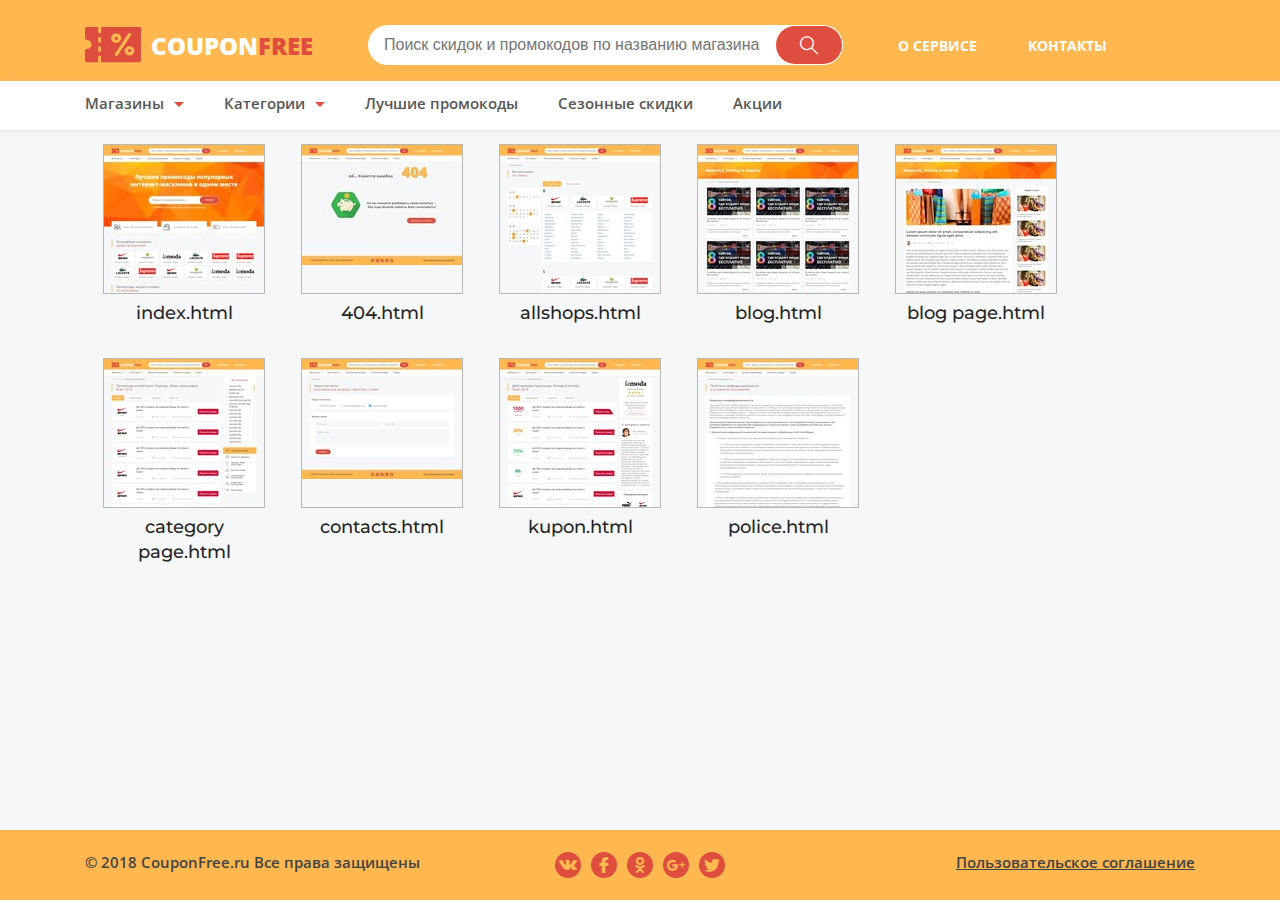
<file: index.html>
<!DOCTYPE html>
<html lang="ru">
<head>
	<meta charset=utf-8>
	<title>cupon free</title>
	<meta name="viewport" id="viewport" content="width=device-width, initial-scale=1">
</head>

<body>
	<div class="main">
	
	<header>
	    <div class="wrapper">
	        <div class="header">
	            <a href="/cupon/" class="logo">
	                <i class="icon-scissors2"></i>
	                COUPON<span>FREE</span>
	            </a>
	            <div class="header_search">
	                <input type="text" placeholder="Поиск скидок и промокодов по названию магазина">
	                <button type="submit"><i class="icon-search"></i></button>
	            </div>
	            <a href="" class="header_nav_mob">
	                <span></span>
	                <span></span>
	                <span></span>
	            </a>
	            <div class="header_nav">
	                <a href="">О СЕРВИСЕ</a>
	                <a href="">КОНТАКТЫ</a>
	            </div> 
	        </div>
	    </div>
	    <nav>
	        <a href="" class="nav_close"><i class="icon-close"></i></a>
	        <div class="wrapper">
	            <div>
	                <a href="" class="nav_a nav_a_mClick">Магазины</a>
	                <div class="nav_dd">
	                    <div class="nav_block">
	                        <div class="nav_left">
	                            <a href="" class="back"><i class="icon-next"></i>Назад</a>
	                            <a href="" class="nav_a">adidas</a>
	                            <a href="" class="nav_a">AliExpress</a>
	                            <a href="" class="nav_a">ASOS</a>
	                            <a href="" class="nav_a">Biglion</a>
	                            <a href="" class="nav_a">Bonprix</a>
	                            <a href="" class="nav_a">Butik</a>
	                            
	                            
	                            <a href="" class="nav_a">Delivery Club</a>
	                            <a href="" class="nav_a">Ebay</a>
	                            <a href="" class="nav_a">Gearbest</a>
	                            <a href="" class="nav_a">KupiVip</a>
	                            <a href="" class="nav_a">Lamoda</a>
	                            <a href="" class="nav_a">O'stin</a>
	
	                            <a href="" class="nav_a">OBI</a>
	                            <a href="" class="nav_a">Oldi</a>
	                            <a href="" class="nav_a">Ozon.ru</a>
	                            <a href="" class="nav_a">Reebok</a>
	                            <a href="" class="nav_a">S7</a>
	                            <a href="" class="nav_a">Sunlight</a>
	
	                            <a href="" class="nav_a">Toy.ru</a>
	                            <a href="" class="nav_a">Wildberries</a>
	                            <a href="" class="nav_a">Буквоед</a>
	                            <a href="" class="nav_a">Дочки Сыночки</a>
	                            <a href="" class="nav_a">Л'Этуаль</a>
	                            <a href="" class="nav_a">М.Видео</a>
	
	                        </div>
	                        
	                        <div class="nav_right">
	                            Доступно магазинов:
	                            <div>
	                                1527
	                            </div>
	                            <a href="" class="btn">
	                                Выбрать магазин
	                            </a>
	                        </div>
	                    </div>
	                </div>
	            </div>
	            <div>
	                <a href="" class="nav_a nav_a_mClick">Категории</a>
	                <div class="nav_dd">
	                    <div class="nav_block">
	                        <div class="nav_left">
	                            <a href="" class="back"><i class="icon-next"></i>Назад</a>
	                            <a href="" class="nav_a">adidas</a>
	                            <a href="" class="nav_a">AliExpress</a>
	                            <a href="" class="nav_a">ASOS</a>
	                            <a href="" class="nav_a">Biglion</a>
	                            <a href="" class="nav_a">Bonprix</a>
	                            <a href="" class="nav_a">Butik</a>
	                            
	                            
	                            <a href="" class="nav_a">Delivery Club</a>
	                            <a href="" class="nav_a">Ebay</a>
	                            <a href="" class="nav_a">Gearbest</a>
	                            <a href="" class="nav_a">KupiVip</a>
	                            <a href="" class="nav_a">Lamoda</a>
	                            <a href="" class="nav_a">O'stin</a>
	
	                            <a href="" class="nav_a">OBI</a>
	                            <a href="" class="nav_a">Oldi</a>
	                            <a href="" class="nav_a">Ozon.ru</a>
	                            <a href="" class="nav_a">Reebok</a>
	                            <a href="" class="nav_a">S7</a>
	                            <a href="" class="nav_a">Sunlight</a>
	
	                            <a href="" class="nav_a">Toy.ru</a>
	                            <a href="" class="nav_a">Wildberries</a>
	                            <a href="" class="nav_a">Буквоед</a>
	                            <a href="" class="nav_a">Дочки Сыночки</a>
	                            <a href="" class="nav_a">Л'Этуаль</a>
	                            <a href="" class="nav_a">М.Видео</a>
	
	                        </div>
	                        
	                        <div class="nav_right">
	                            Доступно магазинов:
	                            <div>
	                                1527
	                            </div>
	                            <a href="" class="btn">
	                                Выбрать магазин
	                            </a>
	                        </div>
	                    </div>
	                </div>
	            </div>
	            <a href="" class="nav_a">Лучшие промокоды</a>
	            <a href="" class="nav_a">Сезонные скидки</a>
	            <a href="" class="nav_a">Акции</a>
	            <a href="" class="nav_a nav_a_mob">О СЕРВИСЕ</a>
	            <a href="" class="nav_a nav_a_mob">КОНТАКТЫ</a>
	
	        </div>
	    </nav>
	    <div class="nav_bg"></div>
	</header>
    
    <div class="wrapper">
        <div class="gang">
            <a href="index_.html" target="_blank">
                <span class="gang-img">
                    <img src="images/resized/7.jpg" alt="alt">
                </span>
                <span>index.html</span>
            </a>
            <a href="404.html" target="_blank">
                <span class="gang-img">
                    <img src="images/resized/1.jpg" alt="alt">
                </span>
                <span>404.html	</span>
            </a>
            <a href="allshops.html" target="_blank">
                <span class="gang-img">
                    <img src="images/resized/2.jpg" alt="alt">
                </span>
                <span>allshops.html	</span>
                </a>
            <a href="blog.html" target="_blank">
                <span class="gang-img">
                    <img src="images/resized/3.jpg" alt="alt">
                </span>
                <span>blog.html	</span>
                </a>
            <a href="blog_page.html" target="_blank">
                <span class="gang-img">
                    <img src="images/resized/4.jpg" alt="alt">
                </span>
                <span>blog page.html	</span>
                </a>
            <a href="category_page.html" target="_blank">
                <span class="gang-img">
                    <img src="images/resized/5.jpg" alt="alt">
                </span>
                <span>category page.html	</span>
                </a>
            <a href="contacts.html" target="_blank">
                <span class="gang-img">
                    <img src="images/resized/6.jpg" alt="alt">
                </span>
                <span>contacts.html	</span>
                </a>
            
            <a href="kupon.html" target="_blank">
                <span class="gang-img">
                    <img src="images/resized/8.jpg" alt="alt">
                </span>
                <span>kupon.html	</span>
                </a>
            <a href="police.html" target="_blank">
                <span class="gang-img">
                    <img src="images/resized/9.jpg" alt="alt">
                </span>
                <span>police.html	</span>
                </a>
        </div>
                <style>
                    .gang {
                        display: flex;
                        flex-wrap: wrap;
                        align-items: stretch;
                    }
                    .gang a {
                        text-align: center;
                        padding: 7px;
                        display: block;
                        border: 1px solid rgba(255,255,255,0);
                        margin: 10px;
                        font-size: 18px;
                        color: #252525;
                        text-decoration: none;
                        padding-top: 3px;
                        min-height: 80px;
                        display: block;
                        font-family: 'Montserrat', sans-serif;
                        font-weight: 500;
                        line-height: 25px;
                        display: flex;
                        flex-direction: column;
                        justify-content: flex-start;
                        align-items: center;
                    }
                    .gang a:hover {
                        border: 1px solid #1e3046;
                        box-shadow: 0 0 16px rgba(0,0,0,0.39);
                    }
                    .gang-img {
                        height: 150px;
                        max-height: 150px;
                        overflow: hidden;
                        border: 1px solid #b7b7b7;
                    }
                    .gang-img + span{
                        max-width: 160px;
                        padding-top: 7px;
                    }
                    .gang span {
                        display: block;
                    }
                </style>
    </div>

	
	</div>
	<footer>
	    <div class="wrapper">
	        <div class="clearfix">
	            <div class="copy">
	                <span>© 2018 CouponFree.ru</span> Все права защищены
	            </div>
	            <a href="">
	                Пользовательское соглашение
	            </a>
	            <div class="social">
	                <a href="" target="_blank"><i class="icon-vk"></i></a>
	                <a href="" target="_blank"><i class="icon-fb"></i></a>
	                <a href="" target="_blank"><i class="icon-od"></i></a>
	                <a href="" target="_blank"><i class="icon-gp"></i></a>
	                <a href="" target="_blank"><i class="icon-tw"></i></a>
	            </div>
	            
	        </div>
	    </div>
	</footer>
	<div class="pop">
		    <div class="pop_bg"></div>
		    <div class="pop_cont">
		
		            <a href="" class="pop_close"><i class="icon-close"></i></a>
		            <div class="pop_block block_bg">
	
		                <div class="pop_cart">
		                    <div class="center">
	                            <img src="images/temp/14.png" alt="alt">    
	                        </div> 
		                    <div class="pop_head">
	                            Минус 1000 рублей на первую покупку для новых клиентов
	                        </div>
	                        <p>
	                            Срок действия ограничен! Активен для любого заказа на сумму 
	от 10000 рублей.
	
	                        </p>
	                        <p>
	                            Для того чтобы воспользоватся промокодом, скопируйте его и перейдите на сайт магазина.
	                        </p>
	                        
	                        <div class="pseudo">
	                            <input type="text" disabled class="pseudo_input" value="175GRLF9034K1">
	                            <span class="pseudo_a" id="Copy">СКОПИРОВАТЬ КОД</span>
	                            <a href="">Перейти в магазин Lamoda.ru</a>
	                            
	                        </div>
		                </div>
		            </div>
		    </div>
		</div>
	<link rel="stylesheet" type="text/css" href="css/style.css" />
	
	
	<script src="js/libs/jquery-3.2.1.min.js"></script>
	<script src="js/libs/owl.carousel.min.js"></script>
	<!--<script src="js/libs/jquery.formstyler.js"></script>-->
	<!--<link rel="stylesheet" type="text/css" href="js/libs/assets/jquery.formstyler.css" />-->
	<!--<link rel="stylesheet" type="text/css" href="js/libs/assets/jquery.formstyler.theme.css" />-->
	
	<!--<script src="js/libs/jquery.fancybox.min.js"></script>-->
	<!--<link rel="stylesheet" type="text/css" href="js/libs/jquery.fancybox.min.css" />-->
	
	
	
	<link type="text/css" href="js/libs/assets/jquery.jscrollpane.css" rel="stylesheet" media="all" />
	<script src="js/libs/jquery.mousewheel.js"></script>
	<script src="js/libs/jquery.jscrollpane.min.js"></script>
	
	<!--general-->
	<script src="js/common.js"></script>
</body>
</html>
</file>
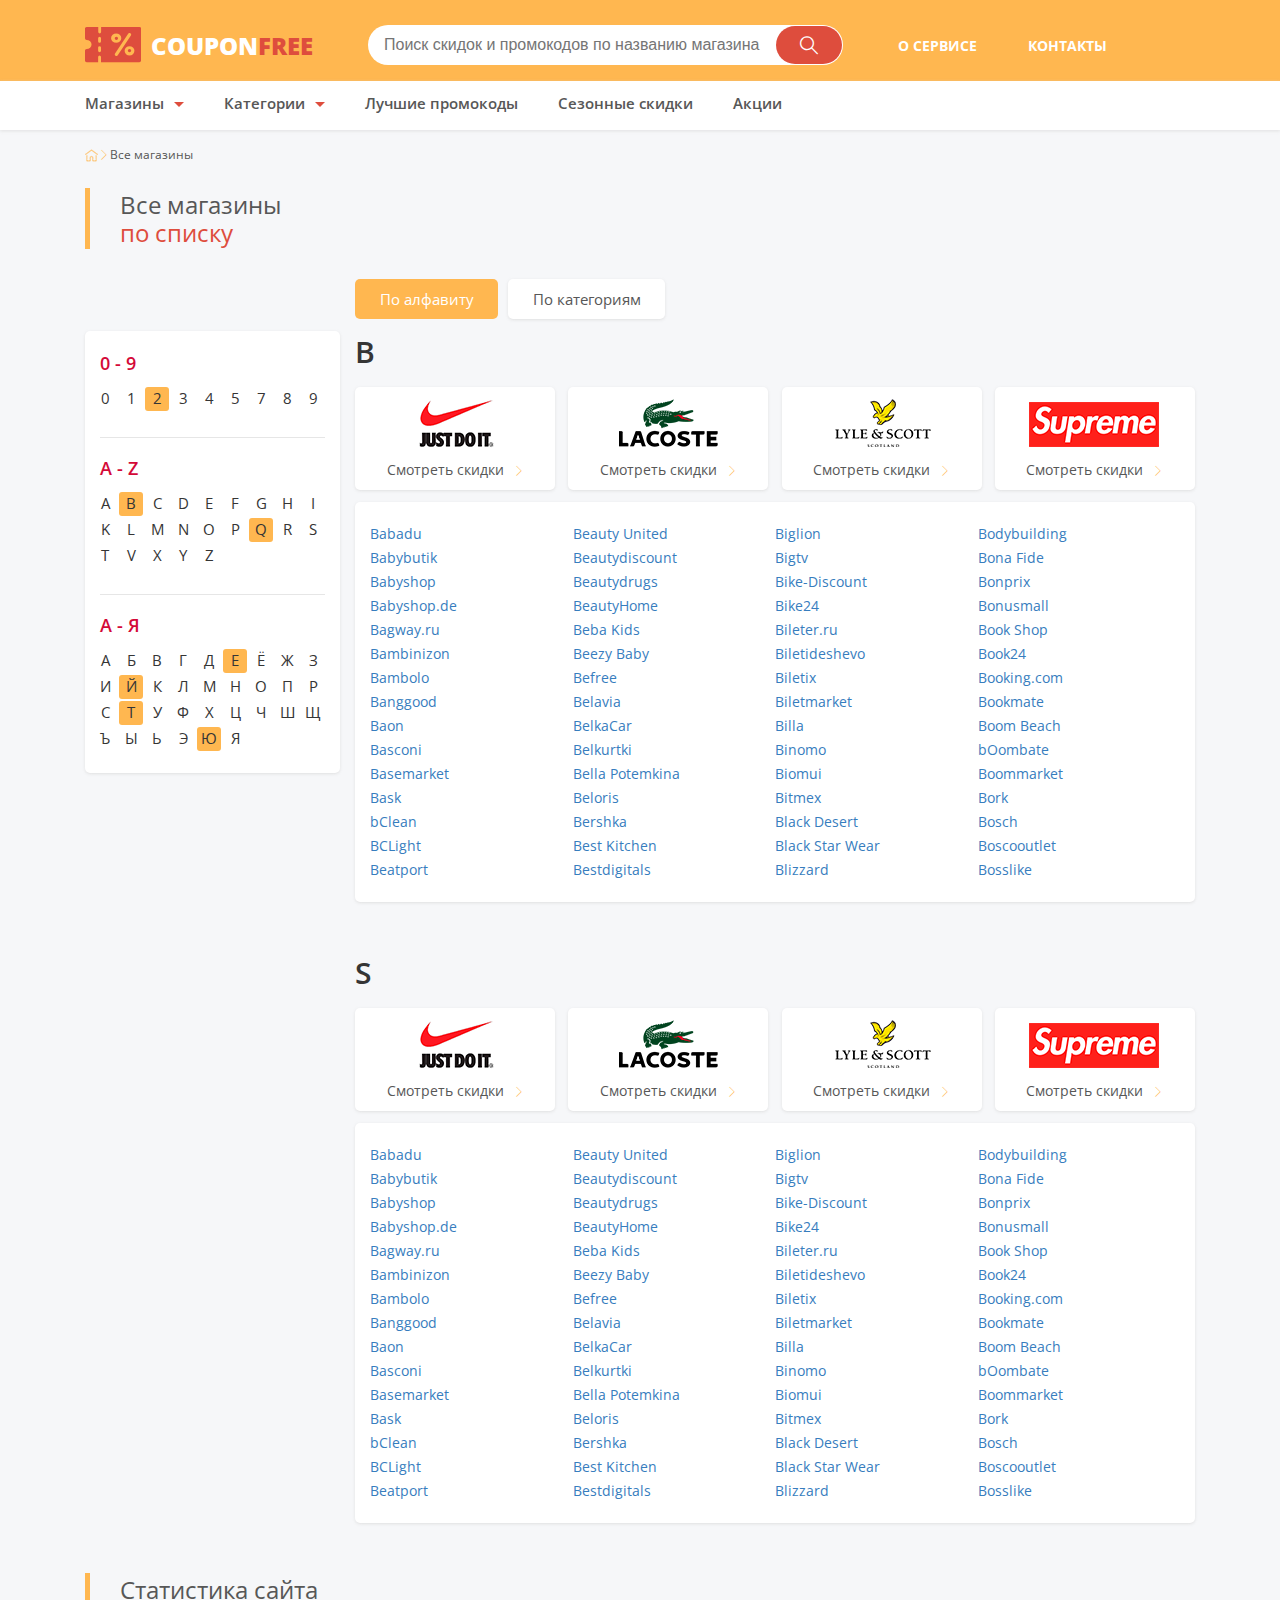
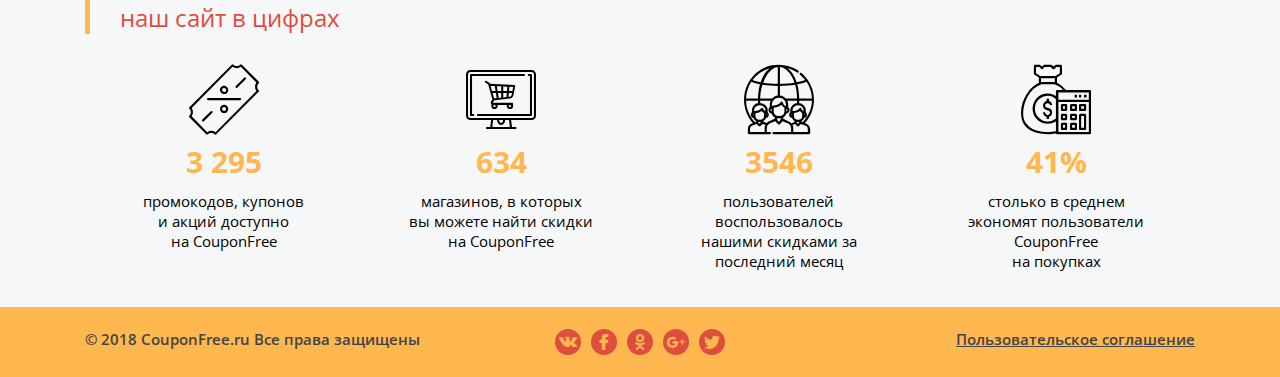
<file: allshops.html>
<!DOCTYPE html>
<html lang="ru">
<head>
	<meta charset=utf-8>
	<title>cupon free все магазины</title>
	<meta name="viewport" id="viewport" content="width=device-width, initial-scale=1">
</head>

<body>
	<div class="main">
	
	<header>
	    <div class="wrapper">
	        <div class="header">
	            <a href="/cupon/" class="logo">
	                <i class="icon-scissors2"></i>
	                COUPON<span>FREE</span>
	            </a>
	            <div class="header_search">
	                <input type="text" placeholder="Поиск скидок и промокодов по названию магазина">
	                <button type="submit"><i class="icon-search"></i></button>
	            </div>
	            <a href="" class="header_nav_mob">
	                <span></span>
	                <span></span>
	                <span></span>
	            </a>
	            <div class="header_nav">
	                <a href="">О СЕРВИСЕ</a>
	                <a href="">КОНТАКТЫ</a>
	            </div> 
	        </div>
	    </div>
	    <nav>
	        <a href="" class="nav_close"><i class="icon-close"></i></a>
	        <div class="wrapper">
	            <div>
	                <a href="" class="nav_a nav_a_mClick">Магазины</a>
	                <div class="nav_dd">
	                    <div class="nav_block">
	                        <div class="nav_left">
	                            <a href="" class="back"><i class="icon-next"></i>Назад</a>
	                            <a href="" class="nav_a">adidas</a>
	                            <a href="" class="nav_a">AliExpress</a>
	                            <a href="" class="nav_a">ASOS</a>
	                            <a href="" class="nav_a">Biglion</a>
	                            <a href="" class="nav_a">Bonprix</a>
	                            <a href="" class="nav_a">Butik</a>
	                            
	                            
	                            <a href="" class="nav_a">Delivery Club</a>
	                            <a href="" class="nav_a">Ebay</a>
	                            <a href="" class="nav_a">Gearbest</a>
	                            <a href="" class="nav_a">KupiVip</a>
	                            <a href="" class="nav_a">Lamoda</a>
	                            <a href="" class="nav_a">O'stin</a>
	
	                            <a href="" class="nav_a">OBI</a>
	                            <a href="" class="nav_a">Oldi</a>
	                            <a href="" class="nav_a">Ozon.ru</a>
	                            <a href="" class="nav_a">Reebok</a>
	                            <a href="" class="nav_a">S7</a>
	                            <a href="" class="nav_a">Sunlight</a>
	
	                            <a href="" class="nav_a">Toy.ru</a>
	                            <a href="" class="nav_a">Wildberries</a>
	                            <a href="" class="nav_a">Буквоед</a>
	                            <a href="" class="nav_a">Дочки Сыночки</a>
	                            <a href="" class="nav_a">Л'Этуаль</a>
	                            <a href="" class="nav_a">М.Видео</a>
	
	                        </div>
	                        
	                        <div class="nav_right">
	                            Доступно магазинов:
	                            <div>
	                                1527
	                            </div>
	                            <a href="" class="btn">
	                                Выбрать магазин
	                            </a>
	                        </div>
	                    </div>
	                </div>
	            </div>
	            <div>
	                <a href="" class="nav_a nav_a_mClick">Категории</a>
	                <div class="nav_dd">
	                    <div class="nav_block">
	                        <div class="nav_left">
	                            <a href="" class="back"><i class="icon-next"></i>Назад</a>
	                            <a href="" class="nav_a">adidas</a>
	                            <a href="" class="nav_a">AliExpress</a>
	                            <a href="" class="nav_a">ASOS</a>
	                            <a href="" class="nav_a">Biglion</a>
	                            <a href="" class="nav_a">Bonprix</a>
	                            <a href="" class="nav_a">Butik</a>
	                            
	                            
	                            <a href="" class="nav_a">Delivery Club</a>
	                            <a href="" class="nav_a">Ebay</a>
	                            <a href="" class="nav_a">Gearbest</a>
	                            <a href="" class="nav_a">KupiVip</a>
	                            <a href="" class="nav_a">Lamoda</a>
	                            <a href="" class="nav_a">O'stin</a>
	
	                            <a href="" class="nav_a">OBI</a>
	                            <a href="" class="nav_a">Oldi</a>
	                            <a href="" class="nav_a">Ozon.ru</a>
	                            <a href="" class="nav_a">Reebok</a>
	                            <a href="" class="nav_a">S7</a>
	                            <a href="" class="nav_a">Sunlight</a>
	
	                            <a href="" class="nav_a">Toy.ru</a>
	                            <a href="" class="nav_a">Wildberries</a>
	                            <a href="" class="nav_a">Буквоед</a>
	                            <a href="" class="nav_a">Дочки Сыночки</a>
	                            <a href="" class="nav_a">Л'Этуаль</a>
	                            <a href="" class="nav_a">М.Видео</a>
	
	                        </div>
	                        
	                        <div class="nav_right">
	                            Доступно магазинов:
	                            <div>
	                                1527
	                            </div>
	                            <a href="" class="btn">
	                                Выбрать магазин
	                            </a>
	                        </div>
	                    </div>
	                </div>
	            </div>
	            <a href="" class="nav_a">Лучшие промокоды</a>
	            <a href="" class="nav_a">Сезонные скидки</a>
	            <a href="" class="nav_a">Акции</a>
	            <a href="" class="nav_a nav_a_mob">О СЕРВИСЕ</a>
	            <a href="" class="nav_a nav_a_mob">КОНТАКТЫ</a>
	
	        </div>
	    </nav>
	    <div class="nav_bg"></div>
	</header>
    <div class="wrapper">
        <div class="page_head block_cont block_cont_lr">
            <div class="block_right">
                <div class="bread">
                    <a href=""><img src="images/home.png"  alt="alt"></a><i class="icon-next"></i><span>Все магазины</span>
                </div>
                <div class="block_head">
                    Все магазины
                    <span>по списку</span>
                </div>
            </div>
        </div>
        
        <div class="page_allshops block_cont block_cont_lr">
            <div class="menu block_left block_left_hide"></div> <!-- block_left_hide-->
            <div class="block_right">
                <div class="page_category_tab">
                    <a href="" class="active">По алфавиту</a><a href="">По категориям</a>
                </div>
            </div>
        </div>
        
        <div class="page_allshops block_cont block_cont_lr">
            <div class="menu block_left">
                <div class="block_bg">
                    <div class="allshops_left">
                        <div class="allshops_left_head">0 - 9</div>
                        <div class="allshops_left_block">
                            <a href="">0</a>
                            <a href="">1</a>
                            <a href="" class="active">2</a>
                            <a href="">3</a>
                            <a href="">4</a>
                            <a href="">5</a>
                            <a href="">7</a>
                            <a href="">8</a>
                            <a href="">9</a>
                        </div>
                    </div>
                    <div class="allshops_left">
                        <div class="allshops_left_head">A - Z</div>
                        <div class="allshops_left_block">
                            <a href="">A</a> 
                            <a href="" class="active">B</a> 
                            <a href="">C</a> 
                            <a href="">D</a> 
                            <a href="">E</a> 
                            <a href="">F</a> 
                            <a href="">G</a> 
                            <a href="">H</a> 
                            <a href="">I</a> 
                            <a href="">K</a> 
                            <a href="">L</a> 
                            <a href="">M</a> 
                            <a href="">N</a> 
                            <a href="">O</a> 
                            <a href="">P</a> 
                            <a href="" class="active">Q</a> 
                            <a href="">R</a> 
                            <a href="">S</a> 
                            <a href="">T</a> 
                            <a href="">V</a> 
                            <a href="">X</a> 
                            <a href="">Y</a> 
                            <a href="">Z</a>
                        </div>
                    </div>
                    <div class="allshops_left">
                        <div class="allshops_left_head">А - Я</div>
                        <div class="allshops_left_block">
                             
                            <a href="">а</a>
                            <a href="">б</a>
                            <a href="">в</a>
                            <a href="">г</a>
                            <a href="">д</a>
                            <a href="" class="active">е</a>
                            <a href="">ё</a>
                            <a href="">ж</a>
                            <a href="">з</a>
                            <a href="">и</a>
                            <a href="" class="active">й</a>
                            <a href="">к</a>
                            <a href="">л</a>
                            <a href="">м</a>
                            <a href="">н</a>
                            <a href="">о</a>
                            <a href="">п</a>
                            <a href="">р</a>
                            <a href="">с</a>
                            <a href="" class="active">т</a>
                            <a href="">у</a>
                            <a href="">ф</a>
                            <a href="">х</a>
                            <a href="">ц</a>
                            <a href="">ч</a>
                            <a href="">ш</a>
                            <a href="">щ</a>
                            <a href="">ъ</a>
                            <a href="">ы</a>
                            <a href="">ь</a>
                            <a href="">э</a>
                            <a href="" class="active">ю</a>
                            <a href="">я</a>
                        </div>
                    </div>
                </div>
                
            </div>
            <div class="block_right">
                <div class="allshops_right">
                    <div class="allshops_right_head">
                        B
                    </div>
                    <div class="allshops_right_top">
                        <div class="chess">
                            <div>
                                <a href="" class="item">
                                    <div class="item_img">
                                        <img src="images/temp/1.png" alt="alt">
                                    </div>
                                    <span>Смотреть скидки<i class="icon-next"></i></span>
                                </a>
                            </div>
                            <div>
                                <a href="" class="item">
                                    <div class="item_img">
                                        <img src="images/temp/2.png" alt="alt">
                                    </div>
                                    <span>Смотреть скидки<i class="icon-next"></i></span>
                                </a>
                            </div>
                            <div>
                                <a href="" class="item">
                                    <div class="item_img">
                                        <img src="images/temp/3.png" alt="alt">
                                    </div>
                                    <span>Смотреть скидки<i class="icon-next"></i></span>
                                </a>
                            </div>
                            <div>
                                <a href="" class="item">
                                    <div class="item_img">
                                        <img src="images/temp/4.png" alt="alt">
                                    </div>
                                    <span>Смотреть скидки<i class="icon-next"></i></span>
                                </a>
                            </div>
                            
                        </div>                               
                    </div>
                    <div class="allshops_right_bottom block_bg">
                        <div class="allshops_right_block">
                            <a href="">Babadu</a>
                            <a href="">Babybutik</a>
                            <a href="">Babyshop</a>
                            <a href="">Babyshop.de</a>
                            <a href="">Bagway.ru</a>
                            <a href="">Bambinizon</a>
                            <a href="">Bambolo</a>
                            <a href="">Banggood</a>
                            <a href="">Baon</a>
                            <a href="">Basconi</a>
                            <a href="">Basemarket</a>
                            <a href="">Bask</a>
                            <a href="">bClean</a>
                            <a href="">BCLight</a>
                            <a href="">Beatport</a>
                        </div>
                        <div class="allshops_right_block">
                            <a href="">Beauty United</a>
                            <a href="">Beautydiscount</a>
                            <a href="">Beautydrugs</a>
                            <a href="">BeautyHome</a>
                            <a href="">Beba Kids</a>
                            <a href="">Beezy Baby</a>
                            <a href="">Befree</a>
                            <a href="">Belavia</a>
                            <a href="">BelkaCar</a>
                            <a href="">Belkurtki</a>
                            <a href="">Bella Potemkina</a>
                            <a href="">Beloris</a>
                            <a href="">Bershka</a>
                            <a href="">Best Kitchen</a>
                            <a href="">Bestdigitals</a>
                        </div>
                        <div class="allshops_right_block">
                            <a href="">Biglion</a>
                            <a href="">Bigtv</a>
                            <a href="">Bike-Discount</a>
                            <a href="">Bike24</a>
                            <a href="">Bileter.ru</a>
                            <a href="">Biletideshevo</a>
                            <a href="">Biletix</a>
                            <a href="">Biletmarket</a>
                            <a href="">Billa</a>
                            <a href="">Binomo</a>
                            <a href="">Biomui</a>
                            <a href="">Bitmex</a>
                            <a href="">Black Desert</a>
                            <a href="">Black Star Wear</a>
                            <a href="">Blizzard</a>
                        </div>
                        <div class="allshops_right_block">
                            <a href="">Bodybuilding</a>
                            <a href="">Bona Fide</a>
                            <a href="">Bonprix</a>
                            <a href="">Bonusmall</a>
                            <a href="">Book Shop</a>
                            <a href="">Book24</a>
                            <a href="">Booking.com</a>
                            <a href="">Bookmate</a>
                            <a href="">Boom Beach</a>
                            <a href="">bOombate</a>
                            <a href="">Boommarket</a>
                            <a href="">Bork</a>
                            <a href="">Bosch</a>
                            <a href="">Boscooutlet</a>
                            <a href="">Bosslike</a>
                        </div>
                        
                    </div>
                    
                </div>
                <div class="allshops_right">
                    <div class="allshops_right_head">
                        s
                    </div>
                    <div class="allshops_right_top">
                        <div class="chess">
                            <div>
                                <a href="" class="item">
                                    <div class="item_img">
                                        <img src="images/temp/1.png" alt="alt">
                                    </div>
                                    <span>Смотреть скидки<i class="icon-next"></i></span>
                                </a>
                            </div>
                            <div>
                                <a href="" class="item">
                                    <div class="item_img">
                                        <img src="images/temp/2.png" alt="alt">
                                    </div>
                                    <span>Смотреть скидки<i class="icon-next"></i></span>
                                </a>
                            </div>
                            <div>
                                <a href="" class="item">
                                    <div class="item_img">
                                        <img src="images/temp/3.png" alt="alt">
                                    </div>
                                    <span>Смотреть скидки<i class="icon-next"></i></span>
                                </a>
                            </div>
                            <div>
                                <a href="" class="item">
                                    <div class="item_img">
                                        <img src="images/temp/4.png" alt="alt">
                                    </div>
                                    <span>Смотреть скидки<i class="icon-next"></i></span>
                                </a>
                            </div>
                            
                        </div>                               
                    </div>
                    <div class="allshops_right_bottom block_bg">
                        <div class="allshops_right_block">
                            <a href="">Babadu</a>
                            <a href="">Babybutik</a>
                            <a href="">Babyshop</a>
                            <a href="">Babyshop.de</a>
                            <a href="">Bagway.ru</a>
                            <a href="">Bambinizon</a>
                            <a href="">Bambolo</a>
                            <a href="">Banggood</a>
                            <a href="">Baon</a>
                            <a href="">Basconi</a>
                            <a href="">Basemarket</a>
                            <a href="">Bask</a>
                            <a href="">bClean</a>
                            <a href="">BCLight</a>
                            <a href="">Beatport</a>
                        </div>
                        <div class="allshops_right_block">
                            <a href="">Beauty United</a>
                            <a href="">Beautydiscount</a>
                            <a href="">Beautydrugs</a>
                            <a href="">BeautyHome</a>
                            <a href="">Beba Kids</a>
                            <a href="">Beezy Baby</a>
                            <a href="">Befree</a>
                            <a href="">Belavia</a>
                            <a href="">BelkaCar</a>
                            <a href="">Belkurtki</a>
                            <a href="">Bella Potemkina</a>
                            <a href="">Beloris</a>
                            <a href="">Bershka</a>
                            <a href="">Best Kitchen</a>
                            <a href="">Bestdigitals</a>
                        </div>
                        <div class="allshops_right_block">
                            <a href="">Biglion</a>
                            <a href="">Bigtv</a>
                            <a href="">Bike-Discount</a>
                            <a href="">Bike24</a>
                            <a href="">Bileter.ru</a>
                            <a href="">Biletideshevo</a>
                            <a href="">Biletix</a>
                            <a href="">Biletmarket</a>
                            <a href="">Billa</a>
                            <a href="">Binomo</a>
                            <a href="">Biomui</a>
                            <a href="">Bitmex</a>
                            <a href="">Black Desert</a>
                            <a href="">Black Star Wear</a>
                            <a href="">Blizzard</a>
                        </div>
                        <div class="allshops_right_block">
                            <a href="">Bodybuilding</a>
                            <a href="">Bona Fide</a>
                            <a href="">Bonprix</a>
                            <a href="">Bonusmall</a>
                            <a href="">Book Shop</a>
                            <a href="">Book24</a>
                            <a href="">Booking.com</a>
                            <a href="">Bookmate</a>
                            <a href="">Boom Beach</a>
                            <a href="">bOombate</a>
                            <a href="">Boommarket</a>
                            <a href="">Bork</a>
                            <a href="">Bosch</a>
                            <a href="">Boscooutlet</a>
                            <a href="">Bosslike</a>
                        </div>
                        
                    </div>
                    
                </div>
            </div>
        </div>
        
        
        
    </div>
    <div class="wrapper">
        <div class="block_head">
            Статистика сайта
            <span>наш сайт в цифрах</span>
        </div>
        <div class="block_cont">
            <div class="stat">
                <div class="stat_item">
                    <i class="icon-discount-1"></i>
                    <span>3 295</span>
                    <div>
                        промокодов, купонов  <br>
                        и акций доступно  <br>
                        на CouponFree
                    </div>
                </div>
                <div class="stat_item">
                    <i class="icon-monitor"></i>
                    <span>634</span>
                    <div>
                        магазинов, в которых  <br>
вы можете найти скидки<br> на CouponFree
                    </div>
                </div>
                <div class="stat_item">
                    <i class="icon-people-1"></i>
                    <span>3546</span>
                    <div>
                        пользователей <br>
воспользовалось<br> нашими скидками за<br> последний месяц
                    </div>
                </div>
                <div class="stat_item">
                    <i class="icon-money-2"></i>
                    <span>41%</span>
                    <div>
                        столько в среднем  <br>
экономят пользователи<br> CouponFree  <br>
на покупках
                    </div>
                </div>
                
            </div>
        </div>
    </div>
	
	</div>
	<footer>
	    <div class="wrapper">
	        <div class="clearfix">
	            <div class="copy">
	                <span>© 2018 CouponFree.ru</span> Все права защищены
	            </div>
	            <a href="">
	                Пользовательское соглашение
	            </a>
	            <div class="social">
	                <a href="" target="_blank"><i class="icon-vk"></i></a>
	                <a href="" target="_blank"><i class="icon-fb"></i></a>
	                <a href="" target="_blank"><i class="icon-od"></i></a>
	                <a href="" target="_blank"><i class="icon-gp"></i></a>
	                <a href="" target="_blank"><i class="icon-tw"></i></a>
	            </div>
	            
	        </div>
	    </div>
	</footer>
	<div class="pop">
		    <div class="pop_bg"></div>
		    <div class="pop_cont">
		
		            <a href="" class="pop_close"><i class="icon-close"></i></a>
		            <div class="pop_block block_bg">
	
		                <div class="pop_cart">
		                    <div class="center">
	                            <img src="images/temp/14.png" alt="alt">    
	                        </div> 
		                    <div class="pop_head">
	                            Минус 1000 рублей на первую покупку для новых клиентов
	                        </div>
	                        <p>
	                            Срок действия ограничен! Активен для любого заказа на сумму 
	от 10000 рублей.
	
	                        </p>
	                        <p>
	                            Для того чтобы воспользоватся промокодом, скопируйте его и перейдите на сайт магазина.
	                        </p>
	                        
	                        <div class="pseudo">
	                            <input type="text" disabled class="pseudo_input" value="175GRLF9034K1">
	                            <span class="pseudo_a" id="Copy">СКОПИРОВАТЬ КОД</span>
	                            <a href="">Перейти в магазин Lamoda.ru</a>
	                            
	                        </div>
		                </div>
		            </div>
		    </div>
		</div>
	<link rel="stylesheet" type="text/css" href="css/style.css" />
	
	
	<script src="js/libs/jquery-3.2.1.min.js"></script>
	<script src="js/libs/owl.carousel.min.js"></script>
	<!--<script src="js/libs/jquery.formstyler.js"></script>-->
	<!--<link rel="stylesheet" type="text/css" href="js/libs/assets/jquery.formstyler.css" />-->
	<!--<link rel="stylesheet" type="text/css" href="js/libs/assets/jquery.formstyler.theme.css" />-->
	
	<!--<script src="js/libs/jquery.fancybox.min.js"></script>-->
	<!--<link rel="stylesheet" type="text/css" href="js/libs/jquery.fancybox.min.css" />-->
	
	
	
	<link type="text/css" href="js/libs/assets/jquery.jscrollpane.css" rel="stylesheet" media="all" />
	<script src="js/libs/jquery.mousewheel.js"></script>
	<script src="js/libs/jquery.jscrollpane.min.js"></script>
	
	<!--general-->
	<script src="js/common.js"></script>
</body>
</html>
</file>
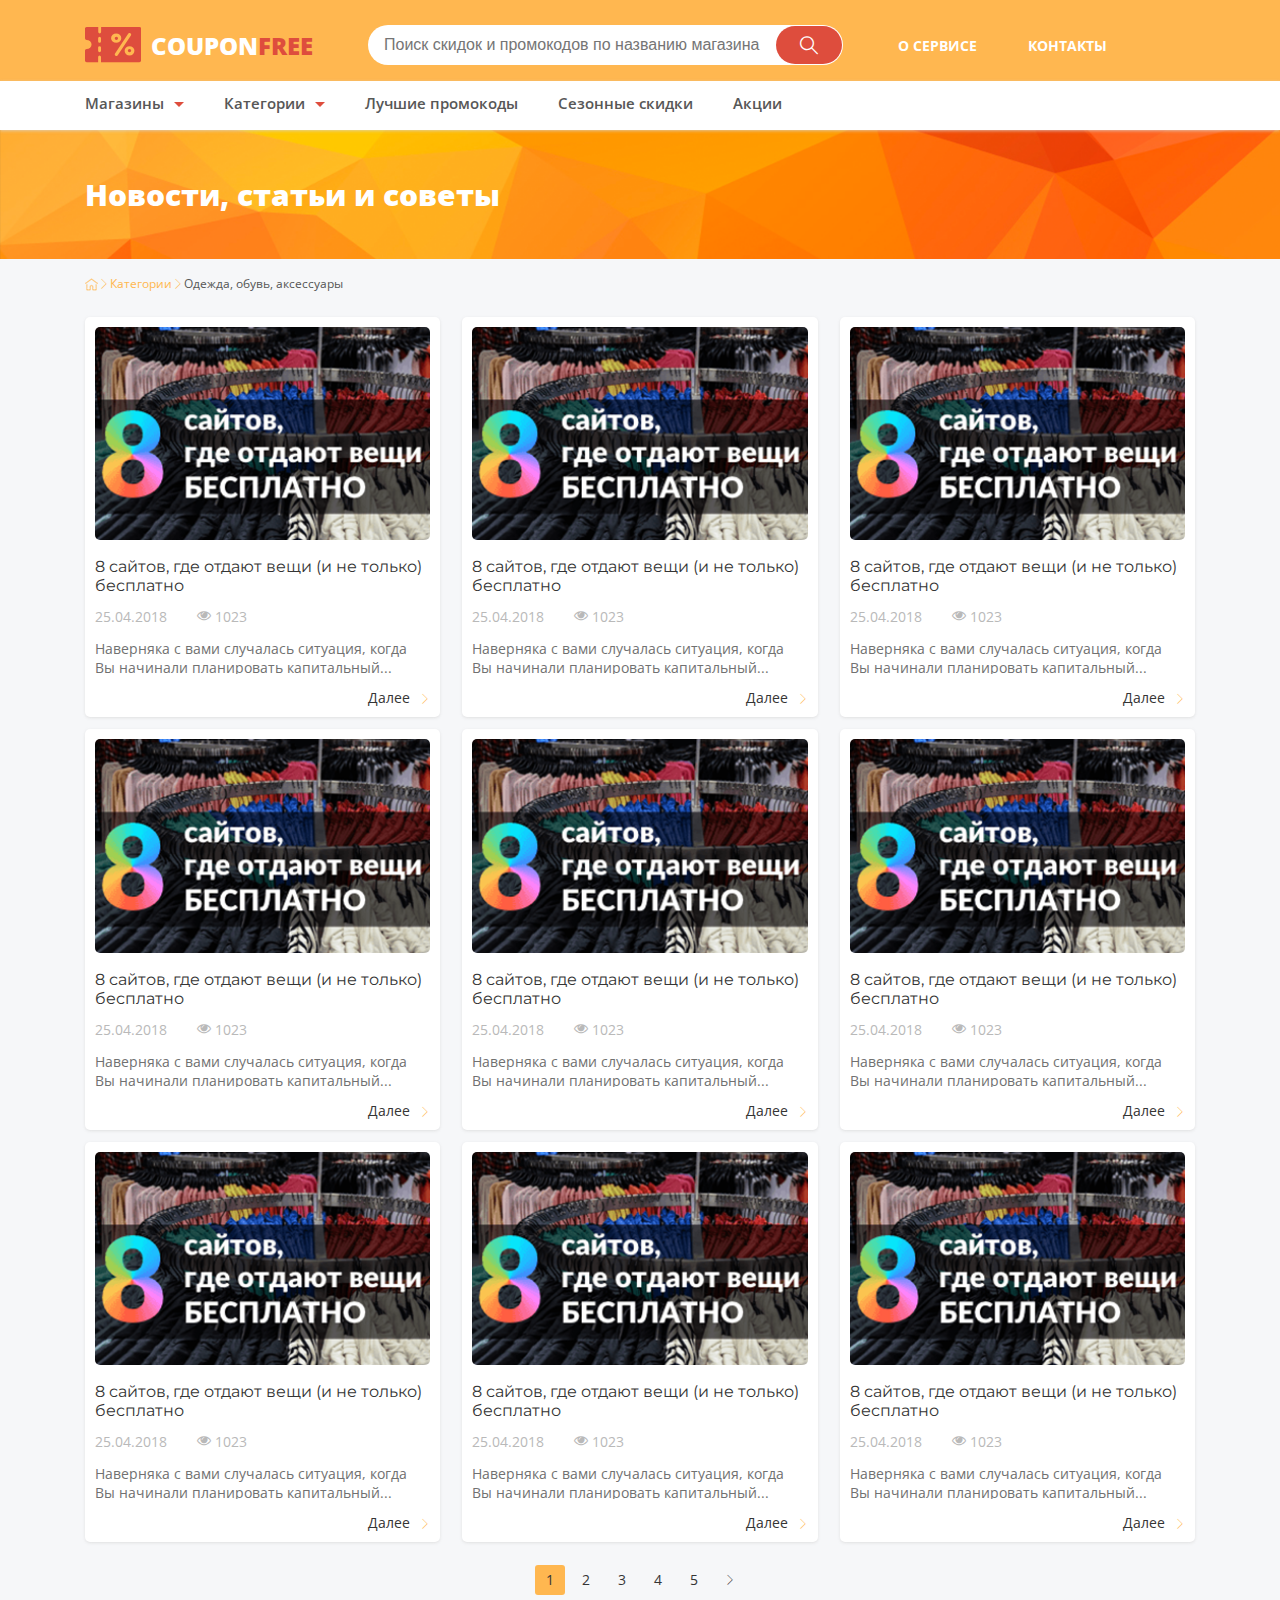
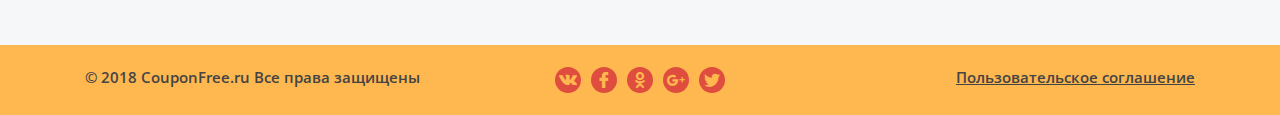
<file: blog.html>
<!DOCTYPE html>
<html lang="ru">
<head>
	<meta charset=utf-8>
	<title>cupon free Блог</title>
	<meta name="viewport" id="viewport" content="width=device-width, initial-scale=1">
</head>

<body>
	<div class="main">
	
	<header>
	    <div class="wrapper">
	        <div class="header">
	            <a href="/cupon/" class="logo">
	                <i class="icon-scissors2"></i>
	                COUPON<span>FREE</span>
	            </a>
	            <div class="header_search">
	                <input type="text" placeholder="Поиск скидок и промокодов по названию магазина">
	                <button type="submit"><i class="icon-search"></i></button>
	            </div>
	            <a href="" class="header_nav_mob">
	                <span></span>
	                <span></span>
	                <span></span>
	            </a>
	            <div class="header_nav">
	                <a href="">О СЕРВИСЕ</a>
	                <a href="">КОНТАКТЫ</a>
	            </div> 
	        </div>
	    </div>
	    <nav>
	        <a href="" class="nav_close"><i class="icon-close"></i></a>
	        <div class="wrapper">
	            <div>
	                <a href="" class="nav_a nav_a_mClick">Магазины</a>
	                <div class="nav_dd">
	                    <div class="nav_block">
	                        <div class="nav_left">
	                            <a href="" class="back"><i class="icon-next"></i>Назад</a>
	                            <a href="" class="nav_a">adidas</a>
	                            <a href="" class="nav_a">AliExpress</a>
	                            <a href="" class="nav_a">ASOS</a>
	                            <a href="" class="nav_a">Biglion</a>
	                            <a href="" class="nav_a">Bonprix</a>
	                            <a href="" class="nav_a">Butik</a>
	                            
	                            
	                            <a href="" class="nav_a">Delivery Club</a>
	                            <a href="" class="nav_a">Ebay</a>
	                            <a href="" class="nav_a">Gearbest</a>
	                            <a href="" class="nav_a">KupiVip</a>
	                            <a href="" class="nav_a">Lamoda</a>
	                            <a href="" class="nav_a">O'stin</a>
	
	                            <a href="" class="nav_a">OBI</a>
	                            <a href="" class="nav_a">Oldi</a>
	                            <a href="" class="nav_a">Ozon.ru</a>
	                            <a href="" class="nav_a">Reebok</a>
	                            <a href="" class="nav_a">S7</a>
	                            <a href="" class="nav_a">Sunlight</a>
	
	                            <a href="" class="nav_a">Toy.ru</a>
	                            <a href="" class="nav_a">Wildberries</a>
	                            <a href="" class="nav_a">Буквоед</a>
	                            <a href="" class="nav_a">Дочки Сыночки</a>
	                            <a href="" class="nav_a">Л'Этуаль</a>
	                            <a href="" class="nav_a">М.Видео</a>
	
	                        </div>
	                        
	                        <div class="nav_right">
	                            Доступно магазинов:
	                            <div>
	                                1527
	                            </div>
	                            <a href="" class="btn">
	                                Выбрать магазин
	                            </a>
	                        </div>
	                    </div>
	                </div>
	            </div>
	            <div>
	                <a href="" class="nav_a nav_a_mClick">Категории</a>
	                <div class="nav_dd">
	                    <div class="nav_block">
	                        <div class="nav_left">
	                            <a href="" class="back"><i class="icon-next"></i>Назад</a>
	                            <a href="" class="nav_a">adidas</a>
	                            <a href="" class="nav_a">AliExpress</a>
	                            <a href="" class="nav_a">ASOS</a>
	                            <a href="" class="nav_a">Biglion</a>
	                            <a href="" class="nav_a">Bonprix</a>
	                            <a href="" class="nav_a">Butik</a>
	                            
	                            
	                            <a href="" class="nav_a">Delivery Club</a>
	                            <a href="" class="nav_a">Ebay</a>
	                            <a href="" class="nav_a">Gearbest</a>
	                            <a href="" class="nav_a">KupiVip</a>
	                            <a href="" class="nav_a">Lamoda</a>
	                            <a href="" class="nav_a">O'stin</a>
	
	                            <a href="" class="nav_a">OBI</a>
	                            <a href="" class="nav_a">Oldi</a>
	                            <a href="" class="nav_a">Ozon.ru</a>
	                            <a href="" class="nav_a">Reebok</a>
	                            <a href="" class="nav_a">S7</a>
	                            <a href="" class="nav_a">Sunlight</a>
	
	                            <a href="" class="nav_a">Toy.ru</a>
	                            <a href="" class="nav_a">Wildberries</a>
	                            <a href="" class="nav_a">Буквоед</a>
	                            <a href="" class="nav_a">Дочки Сыночки</a>
	                            <a href="" class="nav_a">Л'Этуаль</a>
	                            <a href="" class="nav_a">М.Видео</a>
	
	                        </div>
	                        
	                        <div class="nav_right">
	                            Доступно магазинов:
	                            <div>
	                                1527
	                            </div>
	                            <a href="" class="btn">
	                                Выбрать магазин
	                            </a>
	                        </div>
	                    </div>
	                </div>
	            </div>
	            <a href="" class="nav_a">Лучшие промокоды</a>
	            <a href="" class="nav_a">Сезонные скидки</a>
	            <a href="" class="nav_a">Акции</a>
	            <a href="" class="nav_a nav_a_mob">О СЕРВИСЕ</a>
	            <a href="" class="nav_a nav_a_mob">КОНТАКТЫ</a>
	
	        </div>
	    </nav>
	    <div class="nav_bg"></div>
	</header>
    <section class="index_slide page">
        <div class="wrapper">
            <h1>Новости, статьи и советы</h1>
        </div>
    </section>
    <div class="wrapper">
        <div class="blog_page">
<!--            <div class="block_right">-->
                <div class="bread">
                    <a href=""><img src="images/home.png"  alt="alt"></a><i class="icon-next"></i><a href="">Категории</a><i class="icon-next"></i><span>Одежда, обувь, аксессуары</span>
                </div>
                
<!--            </div>-->
            <div class="blog block_cont">
                    <div class="item_slider">
                        <a href="" class="item_slider_img">
                            <img src="images/temp/7.png" alt="alt">
                        </a>
                        <a href="" class="item_slider_name">
                            8 сайтов, где отдают вещи (и не только) бесплатно
                        </a>
                        <div class="item_slider_info"> 
                            <div>
                                25.04.2018
                            </div>
                            <div>
                                <i class="icon-shapes"></i>1023
                            </div>
                        </div>
                        <p>
                            Наверняка с вами случалась ситуация, когда Вы начинали планировать капитальный...
                        </p>
                        <a href="" class="item_slider_more">
                            Далее<i class="icon-next"></i>
                        </a>
                    </div>
                    <div class="item_slider">
                        <a href="" class="item_slider_img">
                            <img src="images/temp/7.png" alt="alt">
                        </a>
                        <a href="" class="item_slider_name">
                            8 сайтов, где отдают вещи (и не только) бесплатно
                        </a>
                        <div class="item_slider_info"> 
                            <div>
                                25.04.2018
                            </div>
                            <div>
                                <i class="icon-shapes"></i>1023
                            </div>
                        </div>
                        <p>
                            Наверняка с вами случалась ситуация, когда Вы начинали планировать капитальный...
                        </p>
                        <a href="" class="item_slider_more">
                            Далее<i class="icon-next"></i>
                        </a>
                    </div>
                    <div class="item_slider">
                        <a href="" class="item_slider_img">
                            <img src="images/temp/7.png" alt="alt">
                        </a>
                        <a href="" class="item_slider_name">
                            8 сайтов, где отдают вещи (и не только) бесплатно
                        </a>
                        <div class="item_slider_info"> 
                            <div>
                                25.04.2018
                            </div>
                            <div>
                                <i class="icon-shapes"></i>1023
                            </div>
                        </div>
                        <p>
                            Наверняка с вами случалась ситуация, когда Вы начинали планировать капитальный...
                        </p>
                        <a href="" class="item_slider_more">
                            Далее<i class="icon-next"></i>
                        </a>
                    </div>
                    <div class="item_slider">
                        <a href="" class="item_slider_img">
                            <img src="images/temp/7.png" alt="alt">
                        </a>
                        <a href="" class="item_slider_name">
                            8 сайтов, где отдают вещи (и не только) бесплатно
                        </a>
                        <div class="item_slider_info"> 
                            <div>
                                25.04.2018
                            </div>
                            <div>
                                <i class="icon-shapes"></i>1023
                            </div>
                        </div>
                        <p>
                            Наверняка с вами случалась ситуация, когда Вы начинали планировать капитальный...
                        </p>
                        <a href="" class="item_slider_more">
                            Далее<i class="icon-next"></i>
                        </a>
                    </div>
                    <div class="item_slider">
                        <a href="" class="item_slider_img">
                            <img src="images/temp/7.png" alt="alt">
                        </a>
                        <a href="" class="item_slider_name">
                            8 сайтов, где отдают вещи (и не только) бесплатно
                        </a>
                        <div class="item_slider_info"> 
                            <div>
                                25.04.2018
                            </div>
                            <div>
                                <i class="icon-shapes"></i>1023
                            </div>
                        </div>
                        <p>
                            Наверняка с вами случалась ситуация, когда Вы начинали планировать капитальный...
                        </p>
                        <a href="" class="item_slider_more">
                            Далее<i class="icon-next"></i>
                        </a>
                    </div>
                    <div class="item_slider">
                        <a href="" class="item_slider_img">
                            <img src="images/temp/7.png" alt="alt">
                        </a>
                        <a href="" class="item_slider_name">
                            8 сайтов, где отдают вещи (и не только) бесплатно
                        </a>
                        <div class="item_slider_info"> 
                            <div>
                                25.04.2018
                            </div>
                            <div>
                                <i class="icon-shapes"></i>1023
                            </div>
                        </div>
                        <p>
                            Наверняка с вами случалась ситуация, когда Вы начинали планировать капитальный...
                        </p>
                        <a href="" class="item_slider_more">
                            Далее<i class="icon-next"></i>
                        </a>
                    </div>
                    <div class="item_slider">
                        <a href="" class="item_slider_img">
                            <img src="images/temp/7.png" alt="alt">
                        </a>
                        <a href="" class="item_slider_name">
                            8 сайтов, где отдают вещи (и не только) бесплатно
                        </a>
                        <div class="item_slider_info"> 
                            <div>
                                25.04.2018
                            </div>
                            <div>
                                <i class="icon-shapes"></i>1023
                            </div>
                        </div>
                        <p>
                            Наверняка с вами случалась ситуация, когда Вы начинали планировать капитальный...
                        </p>
                        <a href="" class="item_slider_more">
                            Далее<i class="icon-next"></i>
                        </a>
                    </div>
                    <div class="item_slider">
                        <a href="" class="item_slider_img">
                            <img src="images/temp/7.png" alt="alt">
                        </a>
                        <a href="" class="item_slider_name">
                            8 сайтов, где отдают вещи (и не только) бесплатно
                        </a>
                        <div class="item_slider_info"> 
                            <div>
                                25.04.2018
                            </div>
                            <div>
                                <i class="icon-shapes"></i>1023
                            </div>
                        </div>
                        <p>
                            Наверняка с вами случалась ситуация, когда Вы начинали планировать капитальный...
                        </p>
                        <a href="" class="item_slider_more">
                            Далее<i class="icon-next"></i>
                        </a>
                    </div>
                    <div class="item_slider">
                        <a href="" class="item_slider_img">
                            <img src="images/temp/7.png" alt="alt">
                        </a>
                        <a href="" class="item_slider_name">
                            8 сайтов, где отдают вещи (и не только) бесплатно
                        </a>
                        <div class="item_slider_info"> 
                            <div>
                                25.04.2018
                            </div>
                            <div>
                                <i class="icon-shapes"></i>1023
                            </div>
                        </div>
                        <p>
                            Наверняка с вами случалась ситуация, когда Вы начинали планировать капитальный...
                        </p>
                        <a href="" class="item_slider_more">
                            Далее<i class="icon-next"></i>
                        </a>
                    </div>
                    
            </div>
        </div>
        
    </div>
    <div class="wrapper">
        <div class="pager">
<!--            <a href=""><i class="icon-next pager_prev"></i></a>-->
            <a href="" class="active">1</a>
            <a href="">2</a>
            <a href="">3</a>
            <a href="">4</a>
            <a href="">5</a>
            <a href=""><i class="icon-next"></i></a>
        </div>
    </div>
	
	</div>
	<footer>
	    <div class="wrapper">
	        <div class="clearfix">
	            <div class="copy">
	                <span>© 2018 CouponFree.ru</span> Все права защищены
	            </div>
	            <a href="">
	                Пользовательское соглашение
	            </a>
	            <div class="social">
	                <a href="" target="_blank"><i class="icon-vk"></i></a>
	                <a href="" target="_blank"><i class="icon-fb"></i></a>
	                <a href="" target="_blank"><i class="icon-od"></i></a>
	                <a href="" target="_blank"><i class="icon-gp"></i></a>
	                <a href="" target="_blank"><i class="icon-tw"></i></a>
	            </div>
	            
	        </div>
	    </div>
	</footer>
	<div class="pop">
		    <div class="pop_bg"></div>
		    <div class="pop_cont">
		
		            <a href="" class="pop_close"><i class="icon-close"></i></a>
		            <div class="pop_block block_bg">
	
		                <div class="pop_cart">
		                    <div class="center">
	                            <img src="images/temp/14.png" alt="alt">    
	                        </div> 
		                    <div class="pop_head">
	                            Минус 1000 рублей на первую покупку для новых клиентов
	                        </div>
	                        <p>
	                            Срок действия ограничен! Активен для любого заказа на сумму 
	от 10000 рублей.
	
	                        </p>
	                        <p>
	                            Для того чтобы воспользоватся промокодом, скопируйте его и перейдите на сайт магазина.
	                        </p>
	                        
	                        <div class="pseudo">
	                            <input type="text" disabled class="pseudo_input" value="175GRLF9034K1">
	                            <span class="pseudo_a" id="Copy">СКОПИРОВАТЬ КОД</span>
	                            <a href="">Перейти в магазин Lamoda.ru</a>
	                            
	                        </div>
		                </div>
		            </div>
		    </div>
		</div>
	<link rel="stylesheet" type="text/css" href="css/style.css" />
	
	
	<script src="js/libs/jquery-3.2.1.min.js"></script>
	<script src="js/libs/owl.carousel.min.js"></script>
	<!--<script src="js/libs/jquery.formstyler.js"></script>-->
	<!--<link rel="stylesheet" type="text/css" href="js/libs/assets/jquery.formstyler.css" />-->
	<!--<link rel="stylesheet" type="text/css" href="js/libs/assets/jquery.formstyler.theme.css" />-->
	
	<!--<script src="js/libs/jquery.fancybox.min.js"></script>-->
	<!--<link rel="stylesheet" type="text/css" href="js/libs/jquery.fancybox.min.css" />-->
	
	
	
	<link type="text/css" href="js/libs/assets/jquery.jscrollpane.css" rel="stylesheet" media="all" />
	<script src="js/libs/jquery.mousewheel.js"></script>
	<script src="js/libs/jquery.jscrollpane.min.js"></script>
	
	<!--general-->
	<script src="js/common.js"></script>
</body>
</html>
</file>
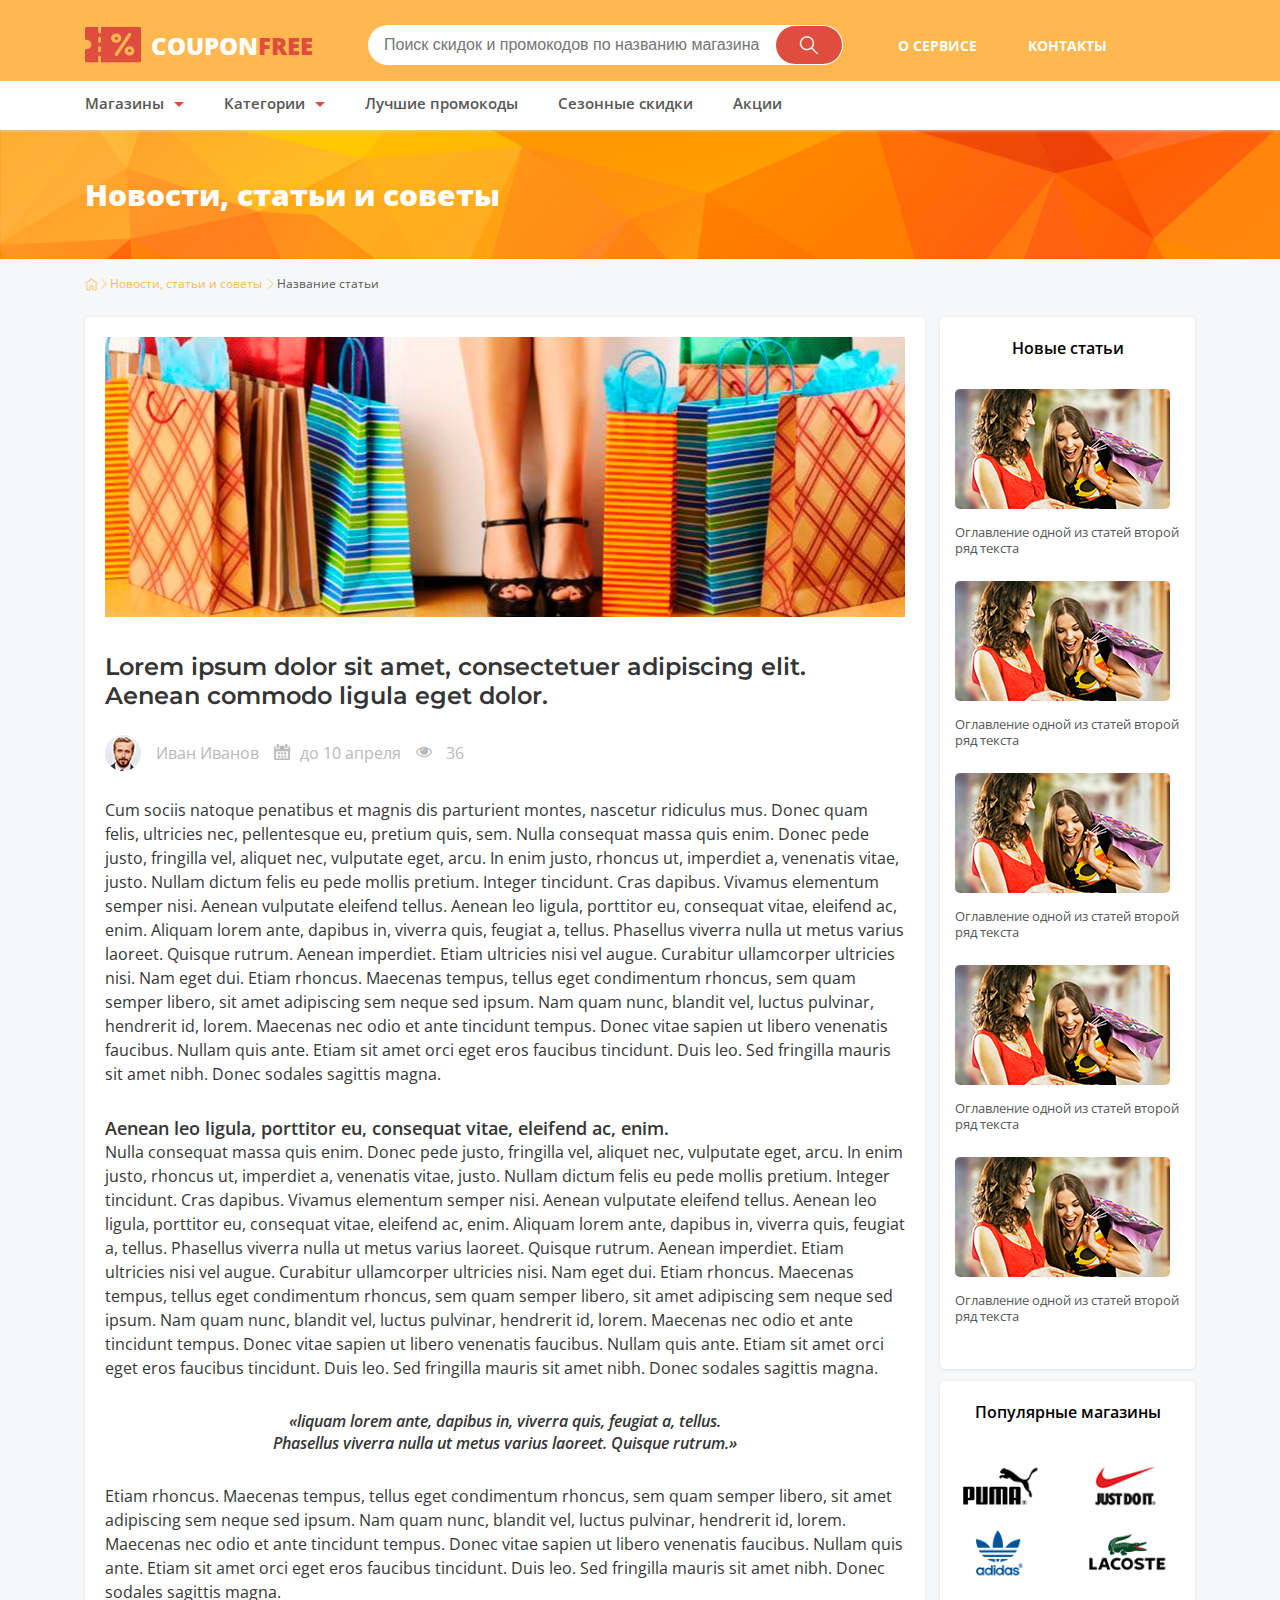
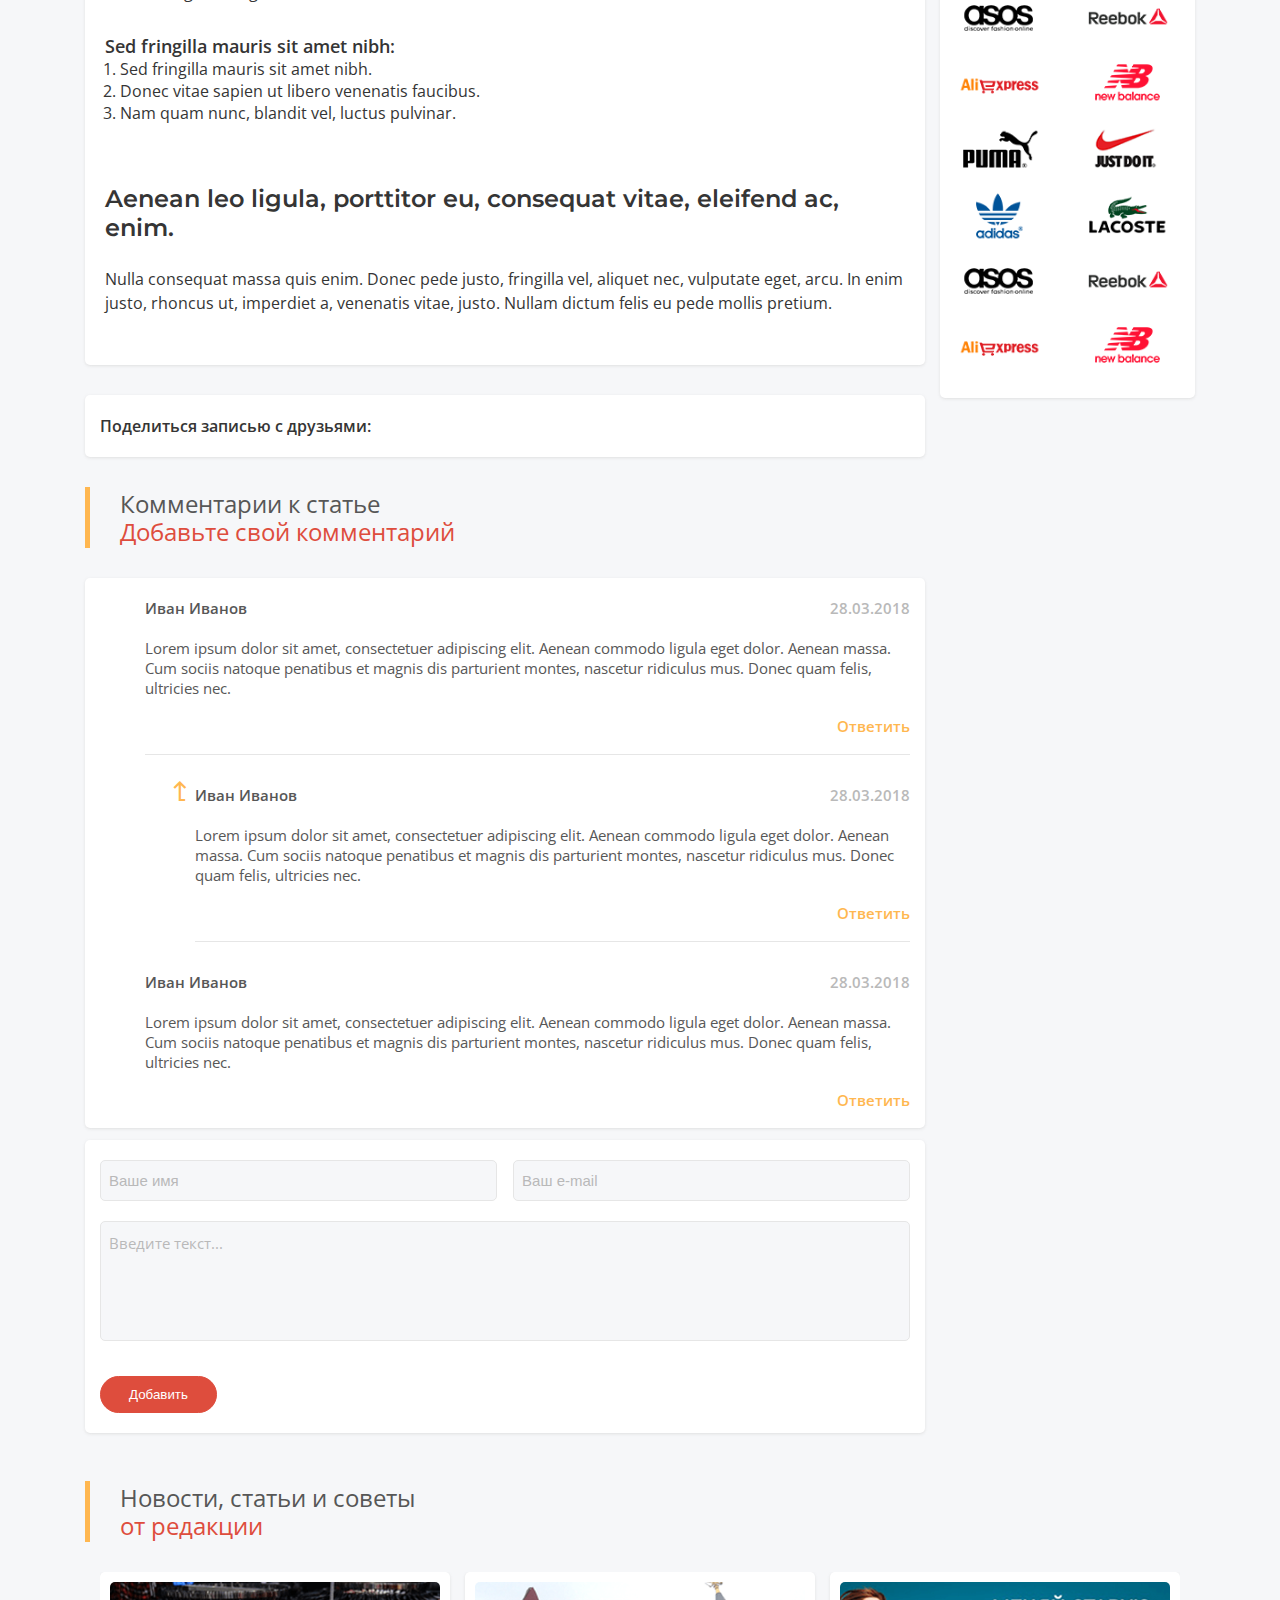
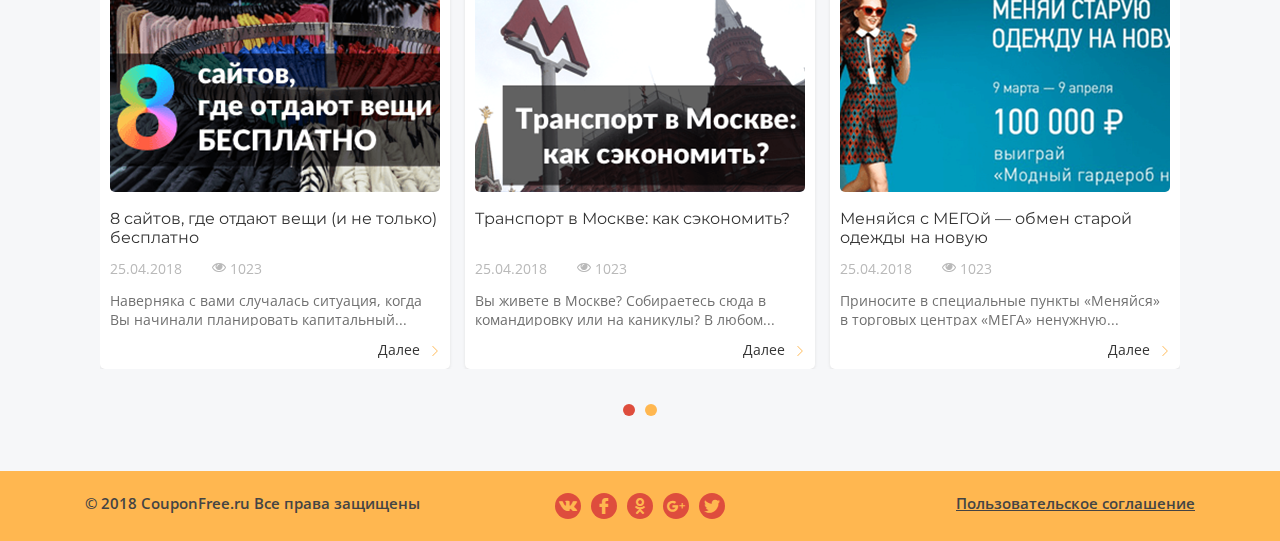
<file: blog_page.html>
<!DOCTYPE html>
<html lang="ru">
<head>
	<meta charset=utf-8>
	<title>cupon free страница блога</title>
	<meta name="viewport" id="viewport" content="width=device-width, initial-scale=1">
</head>

<body>
	<div class="main">
	
	<header>
	    <div class="wrapper">
	        <div class="header">
	            <a href="/cupon/" class="logo">
	                <i class="icon-scissors2"></i>
	                COUPON<span>FREE</span>
	            </a>
	            <div class="header_search">
	                <input type="text" placeholder="Поиск скидок и промокодов по названию магазина">
	                <button type="submit"><i class="icon-search"></i></button>
	            </div>
	            <a href="" class="header_nav_mob">
	                <span></span>
	                <span></span>
	                <span></span>
	            </a>
	            <div class="header_nav">
	                <a href="">О СЕРВИСЕ</a>
	                <a href="">КОНТАКТЫ</a>
	            </div> 
	        </div>
	    </div>
	    <nav>
	        <a href="" class="nav_close"><i class="icon-close"></i></a>
	        <div class="wrapper">
	            <div>
	                <a href="" class="nav_a nav_a_mClick">Магазины</a>
	                <div class="nav_dd">
	                    <div class="nav_block">
	                        <div class="nav_left">
	                            <a href="" class="back"><i class="icon-next"></i>Назад</a>
	                            <a href="" class="nav_a">adidas</a>
	                            <a href="" class="nav_a">AliExpress</a>
	                            <a href="" class="nav_a">ASOS</a>
	                            <a href="" class="nav_a">Biglion</a>
	                            <a href="" class="nav_a">Bonprix</a>
	                            <a href="" class="nav_a">Butik</a>
	                            
	                            
	                            <a href="" class="nav_a">Delivery Club</a>
	                            <a href="" class="nav_a">Ebay</a>
	                            <a href="" class="nav_a">Gearbest</a>
	                            <a href="" class="nav_a">KupiVip</a>
	                            <a href="" class="nav_a">Lamoda</a>
	                            <a href="" class="nav_a">O'stin</a>
	
	                            <a href="" class="nav_a">OBI</a>
	                            <a href="" class="nav_a">Oldi</a>
	                            <a href="" class="nav_a">Ozon.ru</a>
	                            <a href="" class="nav_a">Reebok</a>
	                            <a href="" class="nav_a">S7</a>
	                            <a href="" class="nav_a">Sunlight</a>
	
	                            <a href="" class="nav_a">Toy.ru</a>
	                            <a href="" class="nav_a">Wildberries</a>
	                            <a href="" class="nav_a">Буквоед</a>
	                            <a href="" class="nav_a">Дочки Сыночки</a>
	                            <a href="" class="nav_a">Л'Этуаль</a>
	                            <a href="" class="nav_a">М.Видео</a>
	
	                        </div>
	                        
	                        <div class="nav_right">
	                            Доступно магазинов:
	                            <div>
	                                1527
	                            </div>
	                            <a href="" class="btn">
	                                Выбрать магазин
	                            </a>
	                        </div>
	                    </div>
	                </div>
	            </div>
	            <div>
	                <a href="" class="nav_a nav_a_mClick">Категории</a>
	                <div class="nav_dd">
	                    <div class="nav_block">
	                        <div class="nav_left">
	                            <a href="" class="back"><i class="icon-next"></i>Назад</a>
	                            <a href="" class="nav_a">adidas</a>
	                            <a href="" class="nav_a">AliExpress</a>
	                            <a href="" class="nav_a">ASOS</a>
	                            <a href="" class="nav_a">Biglion</a>
	                            <a href="" class="nav_a">Bonprix</a>
	                            <a href="" class="nav_a">Butik</a>
	                            
	                            
	                            <a href="" class="nav_a">Delivery Club</a>
	                            <a href="" class="nav_a">Ebay</a>
	                            <a href="" class="nav_a">Gearbest</a>
	                            <a href="" class="nav_a">KupiVip</a>
	                            <a href="" class="nav_a">Lamoda</a>
	                            <a href="" class="nav_a">O'stin</a>
	
	                            <a href="" class="nav_a">OBI</a>
	                            <a href="" class="nav_a">Oldi</a>
	                            <a href="" class="nav_a">Ozon.ru</a>
	                            <a href="" class="nav_a">Reebok</a>
	                            <a href="" class="nav_a">S7</a>
	                            <a href="" class="nav_a">Sunlight</a>
	
	                            <a href="" class="nav_a">Toy.ru</a>
	                            <a href="" class="nav_a">Wildberries</a>
	                            <a href="" class="nav_a">Буквоед</a>
	                            <a href="" class="nav_a">Дочки Сыночки</a>
	                            <a href="" class="nav_a">Л'Этуаль</a>
	                            <a href="" class="nav_a">М.Видео</a>
	
	                        </div>
	                        
	                        <div class="nav_right">
	                            Доступно магазинов:
	                            <div>
	                                1527
	                            </div>
	                            <a href="" class="btn">
	                                Выбрать магазин
	                            </a>
	                        </div>
	                    </div>
	                </div>
	            </div>
	            <a href="" class="nav_a">Лучшие промокоды</a>
	            <a href="" class="nav_a">Сезонные скидки</a>
	            <a href="" class="nav_a">Акции</a>
	            <a href="" class="nav_a nav_a_mob">О СЕРВИСЕ</a>
	            <a href="" class="nav_a nav_a_mob">КОНТАКТЫ</a>
	
	        </div>
	    </nav>
	    <div class="nav_bg"></div>
	</header>
    <section class="index_slide page">
        <div class="wrapper">
            <h1>Новости, статьи и советы</h1>
        </div>
    </section>
    <div class="wrapper">
        <div class="page_head block_cont block_cont_lr">
            <div class="block_right">
                <div class="bread">
                    <a href=""><img src="images/home.png" alt="alt"></a><i class="icon-next"></i><a href="">Новости, статьи и советы </a><i class="icon-next"></i><span>Название статьи</span>
                </div>
                
            </div>
        </div>
        <div class="page_blog block_cont block_cont_lr">
            <div class="block_right ">
                
                <div class="article block_bg">
                    <img src="images/temp/10.png"  alt="alt" style="width: 100%;">
                    <h2>
                        Lorem ipsum dolor sit amet, consectetuer adipiscing elit. Aenean commodo ligula eget dolor.
                    </h2>
                    <div class="article_info">
                        <a href="" class="article_autor">
                            <img src="images/temp/11.png" alt="Иван Иванов">Иван Иванов
                        </a>
                        <div class="">
                                                <i class="icon-calendar"></i>до 10 апреля
                                            </div>
                                            <div>
                                                <i class="icon-shapes"></i> 36
                                            </div>
                    </div>
                    <p>
                        Cum sociis natoque penatibus et magnis dis parturient montes, nascetur ridiculus mus. Donec quam felis, ultricies nec, pellentesque eu, pretium quis, sem. Nulla consequat massa quis enim. Donec pede justo, fringilla vel, aliquet nec, vulputate eget, arcu. In enim justo, rhoncus ut, imperdiet a, venenatis vitae, justo. Nullam dictum felis eu pede mollis pretium. Integer tincidunt. Cras dapibus. Vivamus elementum semper nisi. Aenean vulputate eleifend tellus. Aenean leo ligula, porttitor eu, consequat vitae, eleifend ac, enim. Aliquam lorem ante, dapibus in, viverra quis, feugiat a, tellus. Phasellus viverra nulla ut metus varius laoreet. Quisque rutrum. Aenean imperdiet. Etiam ultricies nisi vel augue. Curabitur ullamcorper ultricies nisi. Nam eget dui. Etiam rhoncus. Maecenas tempus, tellus eget condimentum rhoncus, sem quam semper libero, sit amet adipiscing sem neque sed ipsum. Nam quam nunc, blandit vel, luctus pulvinar, hendrerit id, lorem. Maecenas nec odio et ante tincidunt tempus. Donec vitae sapien ut libero venenatis faucibus. Nullam quis ante. Etiam sit amet orci eget eros faucibus tincidunt. Duis leo. Sed fringilla mauris sit amet nibh. Donec sodales sagittis magna.
                    </p>
                    <h3>
                        Aenean leo ligula, porttitor eu, consequat vitae, eleifend ac, enim.
                    </h3>
                    <p>
                         Nulla consequat massa quis enim. Donec pede justo, fringilla vel, aliquet nec, vulputate eget, arcu. In enim justo, rhoncus ut, imperdiet a, venenatis vitae, justo. Nullam dictum felis eu pede mollis pretium. Integer tincidunt. Cras dapibus. Vivamus elementum semper nisi. Aenean vulputate eleifend tellus. Aenean leo ligula, porttitor eu, consequat vitae, eleifend ac, enim. Aliquam lorem ante, dapibus in, viverra quis, feugiat a, tellus. Phasellus viverra nulla ut metus varius laoreet. Quisque rutrum. Aenean imperdiet. Etiam ultricies nisi vel augue. Curabitur ullamcorper ultricies nisi. Nam eget dui. Etiam rhoncus. Maecenas tempus, tellus eget condimentum rhoncus, sem quam semper libero, sit amet adipiscing sem neque sed ipsum. Nam quam nunc, blandit vel, luctus pulvinar, hendrerit id, lorem. Maecenas nec odio et ante tincidunt tempus. Donec vitae sapien ut libero venenatis faucibus. Nullam quis ante. Etiam sit amet orci eget eros faucibus tincidunt. Duis leo. Sed fringilla mauris sit amet nibh. Donec sodales sagittis magna.
                    </p>
                    <blockquote>
                        «liquam lorem ante, dapibus in, viverra quis, feugiat a, tellus. <br>
    Phasellus viverra nulla ut metus varius laoreet. Quisque rutrum.»
                    </blockquote>
                    <p>
                        Etiam rhoncus. Maecenas tempus, tellus eget condimentum rhoncus, sem quam semper libero, sit amet adipiscing sem neque sed ipsum. Nam quam nunc, blandit vel, luctus pulvinar, hendrerit id, lorem. Maecenas nec odio et ante tincidunt tempus. Donec vitae sapien ut libero venenatis faucibus. Nullam quis ante. Etiam sit amet orci eget eros faucibus tincidunt. Duis leo. Sed fringilla mauris sit amet nibh. Donec sodales sagittis magna.
                    </p>

                        <h3>Sed fringilla mauris sit amet nibh:</h3>
                        <ol>
                            <li>Sed fringilla mauris sit amet nibh.</li>
                            <li>Donec vitae sapien ut libero venenatis faucibus.</li>
                            <li>Nam quam nunc, blandit vel, luctus pulvinar.</li>
                        </ol>
                    <h2>
                        Aenean leo ligula, porttitor eu, consequat vitae, eleifend ac, enim.
                    </h2>
                    <p>
                         Nulla consequat massa quis enim. Donec pede justo, fringilla vel, aliquet nec, vulputate eget, arcu. In enim justo, rhoncus ut, imperdiet a, venenatis vitae, justo. Nullam dictum felis eu pede mollis pretium.
                    </p>
                </div>
                
                <div class="share block_bg">
                    Поделиться записью с друзьями:
                    <div>
                       <a href=""></a> 
                    </div>
                </div>
                <div class="block_head">
                    Комментарии к статье
                    <span>Добавьте свой комментарий</span>
                </div>
                <div class="comment block_bg">
                    <div class="comment_item">
                        <div class="comment_autor">
                            Иван Иванов
                            <span>28.03.2018</span>
                        </div>
                        
                        <p>
                            Lorem ipsum dolor sit amet, consectetuer adipiscing elit. Aenean commodo ligula eget dolor. Aenean massa. Cum sociis natoque penatibus et magnis dis parturient montes, nascetur ridiculus mus. Donec quam felis, ultricies nec.
                        </p>
                        <div class="comment_bottom">
                            <a href="">Ответить</a>
                        </div>
                        
<!--                            IN -->
                        <div class="comment_item">
                            <div class="comment_autor">
                                <i class="icon-arrows"></i>Иван Иванов
                                <span>28.03.2018</span>
                            </div>

                            <p>
                                Lorem ipsum dolor sit amet, consectetuer adipiscing elit. Aenean commodo ligula eget dolor. Aenean massa. Cum sociis natoque penatibus et magnis dis parturient montes, nascetur ridiculus mus. Donec quam felis, ultricies nec.
                            </p>
                            <div class="comment_bottom">
                                <a href="">Ответить</a>
                            </div>

                        </div>
<!--                            IN END-->
                        
                    </div>
                    <div class="comment_item">
                            <div class="comment_autor">
                               Иван Иванов
                                <span>28.03.2018</span>
                            </div>

                            <p>
                                Lorem ipsum dolor sit amet, consectetuer adipiscing elit. Aenean commodo ligula eget dolor. Aenean massa. Cum sociis natoque penatibus et magnis dis parturient montes, nascetur ridiculus mus. Donec quam felis, ultricies nec.
                            </p>
                            <div class="comment_bottom">
                                <a href="">Ответить</a>
                            </div>

                        </div>
                </div>
                <div class="comment_add block_bg">
                    <form>
                        <div class="form_row">
                            <input type="text" placeholder="Ваше имя">
                            <input type="text" placeholder="Ваш e-mail">
                        </div>
                        <textarea placeholder="Введите текст..."></textarea>
                        <button class="btn">Добавить</button>
                    </form>
                </div>
                
            </div>
            <div class="menu block_left">
                <div class="article_new block_bg">
                    <div class="article_new_head">Новые статьи</div>
                    <a href="" class="article_new_a">
                        <img src="images/temp/12.png" alt="alt">
                        <span>
                            Оглавление одной из статей
второй ряд текста
                        </span>
                    </a>
                    <a href="" class="article_new_a">
                        <img src="images/temp/12.png" alt="alt">
                        <span>
                            Оглавление одной из статей
второй ряд текста
                        </span>
                    </a>
                    <a href="" class="article_new_a">
                        <img src="images/temp/12.png" alt="alt">
                        <span>
                            Оглавление одной из статей
второй ряд текста
                        </span>
                    </a>
                    <a href="" class="article_new_a">
                        <img src="images/temp/12.png" alt="alt">
                        <span>
                            Оглавление одной из статей
второй ряд текста
                        </span>
                    </a>
                    <a href="" class="article_new_a">
                        <img src="images/temp/12.png" alt="alt">
                        <span>
                            Оглавление одной из статей
второй ряд текста
                        </span>
                    </a>
                    
                </div>
                <div class="article_new block_bg">
                    <div class="article_new_head">Популярные магазины</div>
                    <div class="article_new_mag">
                        <a href="">
                            <img src="images/temp/1/images/kupon_desktop_01.png" alt="alt">
                        </a>
                        <a href="">
                            <img src="images/temp/1/images/kupon_desktop_02.png" alt="alt">
                        </a>
                        <a href="">
                            <img src="images/temp/1/images/kupon_desktop_03.png" alt="alt">
                        </a>
                        <a href="">
                            <img src="images/temp/1/images/kupon_desktop_04.png" alt="alt">
                        </a>
                        <a href="">
                            <img src="images/temp/1/images/kupon_desktop_05.png" alt="alt">
                        </a>
                        <a href="">
                            <img src="images/temp/1/images/kupon_desktop_06.png" alt="alt">
                        </a>
                        <a href="">
                            <img src="images/temp/1/images/kupon_desktop_07.png" alt="alt">
                        </a>
                        <a href="">
                            <img src="images/temp/1/images/kupon_desktop_08.png" alt="alt">
                        </a>
                        <a href="">
                            <img src="images/temp/1/images/kupon_desktop_01.png" alt="alt">
                        </a>
                        <a href="">
                            <img src="images/temp/1/images/kupon_desktop_02.png" alt="alt">
                        </a>
                        <a href="">
                            <img src="images/temp/1/images/kupon_desktop_03.png" alt="alt">
                        </a>
                        <a href="">
                            <img src="images/temp/1/images/kupon_desktop_04.png" alt="alt">
                        </a>
                        <a href="">
                            <img src="images/temp/1/images/kupon_desktop_05.png" alt="alt">
                        </a>
                        <a href="">
                            <img src="images/temp/1/images/kupon_desktop_06.png" alt="alt">
                        </a>
                        <a href="">
                            <img src="images/temp/1/images/kupon_desktop_07.png" alt="alt">
                        </a>
                        <a href="">
                            <img src="images/temp/1/images/kupon_desktop_08.png" alt="alt">
                        </a>
                        
                    </div>
                    
                </div>
                
            </div>
            
        </div>
    </div>
    <div class="wrapper">
            <div class="block_head">
                Новости, статьи и советы
                <span>от редакции</span>
            </div>
            <div class="block_cont">
                <div class="index_slider owl-carousel">
                    <div class="item_slider">
                        <a href="" class="item_slider_img">
                            <img src="images/temp/7.png" alt="alt">
                        </a>
                        <a href="" class="item_slider_name">
                            8 сайтов, где отдают вещи (и не только) бесплатно
                        </a>
                        <div class="item_slider_info"> 
                            <div>
                                25.04.2018
                            </div>
                            <div>
                                <i class="icon-shapes"></i>1023
                            </div>
                        </div>
                        <p>
                            Наверняка с вами случалась ситуация, когда Вы начинали планировать капитальный...
                        </p>
                        <a href="" class="item_slider_more">
                            Далее<i class="icon-next"></i>
                        </a>
                    </div>
                    <div class="item_slider">
                        <a href="" class="item_slider_img">
                            <img src="images/temp/8.png" alt="alt">
                        </a>
                        <a href="" class="item_slider_name">
                            Транспорт в Москве: как сэкономить?
                        </a>
                        <div class="item_slider_info">
                            <div>
                                25.04.2018
                            </div>
                            <div>
                                <i class="icon-shapes"></i>1023
                            </div>
                        </div>
                        <p>
                            Вы живете в Москве? Собираетесь сюда в 
командировку или на каникулы? В любом...
                        </p>
                        <a href="" class="item_slider_more">
                            Далее<i class="icon-next"></i>
                        </a>
                    </div>
                    <div class="item_slider">
                        <a href="" class="item_slider_img">
                            <img src="images/temp/9.png" alt="alt">
                        </a>
                        <a href="" class="item_slider_name">
                            Меняйся с МЕГОй — обмен старой одежды на новую
                        </a>
                        <div class="item_slider_info">
                            <div>
                                25.04.2018
                            </div>
                            <div>
                                <i class="icon-shapes"></i>1023
                            </div>
                        </div>
                        <p>
                            Приносите в специальные пункты «Меняйся» в торговых центрах «МЕГА» ненужную...
                        </p>
                        <a href="" class="item_slider_more">
                            Далее<i class="icon-next"></i>
                        </a>
                    </div>
                    <div class="item_slider">
                        <a href="" class="item_slider_img">
                            <img src="images/temp/7.png" alt="alt">
                        </a>
                        <a href="" class="item_slider_name">
                            8 сайтов, где отдают вещи (и не только) бесплатно
                        </a>
                        <div class="item_slider_info"> 
                            <div>
                                25.04.2018
                            </div>
                            <div>
                                <i class="icon-shapes"></i>1023
                            </div>
                        </div>
                        <p>
                            Наверняка с вами случалась ситуация, когда Вы начинали планировать капитальный...
                        </p>
                        <a href="" class="item_slider_more">
                            Далее<i class="icon-next"></i>
                        </a>
                    </div>
                    <div class="item_slider">
                        <a href="" class="item_slider_img">
                            <img src="images/temp/8.png" alt="alt">
                        </a>
                        <a href="" class="item_slider_name">
                            Транспорт в Москве: как сэкономить?
                        </a>
                        <div class="item_slider_info">
                            <div>
                                25.04.2018
                            </div>
                            <div>
                                <i class="icon-shapes"></i>1023
                            </div>
                        </div>
                        <p>
                            Вы живете в Москве? Собираетесь сюда в 
командировку или на каникулы? В любом...
                        </p>
                        <a href="" class="item_slider_more">
                            Далее<i class="icon-next"></i>
                        </a>
                    </div>
                    <div class="item_slider">
                        <a href="" class="item_slider_img">
                            <img src="images/temp/9.png" alt="alt">
                        </a>
                        <a href="" class="item_slider_name">
                            Меняйся с МЕГОй — обмен старой одежды на новую
                        </a>
                        <div class="item_slider_info">
                            <div>
                                25.04.2018
                            </div>
                            <div>
                                <i class="icon-shapes"></i>1023
                            </div>
                        </div>
                        <p>
                            Приносите в специальные пункты «Меняйся» в торговых центрах «МЕГА» ненужную...
                        </p>
                        <a href="" class="item_slider_more">
                            Далее<i class="icon-next"></i>
                        </a>
                    </div>
                    
                    
                </div>
            </div>
        </div>
	
	</div>
	<footer>
	    <div class="wrapper">
	        <div class="clearfix">
	            <div class="copy">
	                <span>© 2018 CouponFree.ru</span> Все права защищены
	            </div>
	            <a href="">
	                Пользовательское соглашение
	            </a>
	            <div class="social">
	                <a href="" target="_blank"><i class="icon-vk"></i></a>
	                <a href="" target="_blank"><i class="icon-fb"></i></a>
	                <a href="" target="_blank"><i class="icon-od"></i></a>
	                <a href="" target="_blank"><i class="icon-gp"></i></a>
	                <a href="" target="_blank"><i class="icon-tw"></i></a>
	            </div>
	            
	        </div>
	    </div>
	</footer>
	<div class="pop">
		    <div class="pop_bg"></div>
		    <div class="pop_cont">
		
		            <a href="" class="pop_close"><i class="icon-close"></i></a>
		            <div class="pop_block block_bg">
	
		                <div class="pop_cart">
		                    <div class="center">
	                            <img src="images/temp/14.png" alt="alt">    
	                        </div> 
		                    <div class="pop_head">
	                            Минус 1000 рублей на первую покупку для новых клиентов
	                        </div>
	                        <p>
	                            Срок действия ограничен! Активен для любого заказа на сумму 
	от 10000 рублей.
	
	                        </p>
	                        <p>
	                            Для того чтобы воспользоватся промокодом, скопируйте его и перейдите на сайт магазина.
	                        </p>
	                        
	                        <div class="pseudo">
	                            <input type="text" disabled class="pseudo_input" value="175GRLF9034K1">
	                            <span class="pseudo_a" id="Copy">СКОПИРОВАТЬ КОД</span>
	                            <a href="">Перейти в магазин Lamoda.ru</a>
	                            
	                        </div>
		                </div>
		            </div>
		    </div>
		</div>
	<link rel="stylesheet" type="text/css" href="css/style.css" />
	
	
	<script src="js/libs/jquery-3.2.1.min.js"></script>
	<script src="js/libs/owl.carousel.min.js"></script>
	<!--<script src="js/libs/jquery.formstyler.js"></script>-->
	<!--<link rel="stylesheet" type="text/css" href="js/libs/assets/jquery.formstyler.css" />-->
	<!--<link rel="stylesheet" type="text/css" href="js/libs/assets/jquery.formstyler.theme.css" />-->
	
	<!--<script src="js/libs/jquery.fancybox.min.js"></script>-->
	<!--<link rel="stylesheet" type="text/css" href="js/libs/jquery.fancybox.min.css" />-->
	
	
	
	<link type="text/css" href="js/libs/assets/jquery.jscrollpane.css" rel="stylesheet" media="all" />
	<script src="js/libs/jquery.mousewheel.js"></script>
	<script src="js/libs/jquery.jscrollpane.min.js"></script>
	
	<!--general-->
	<script src="js/common.js"></script>
</body>
</html>
</file>
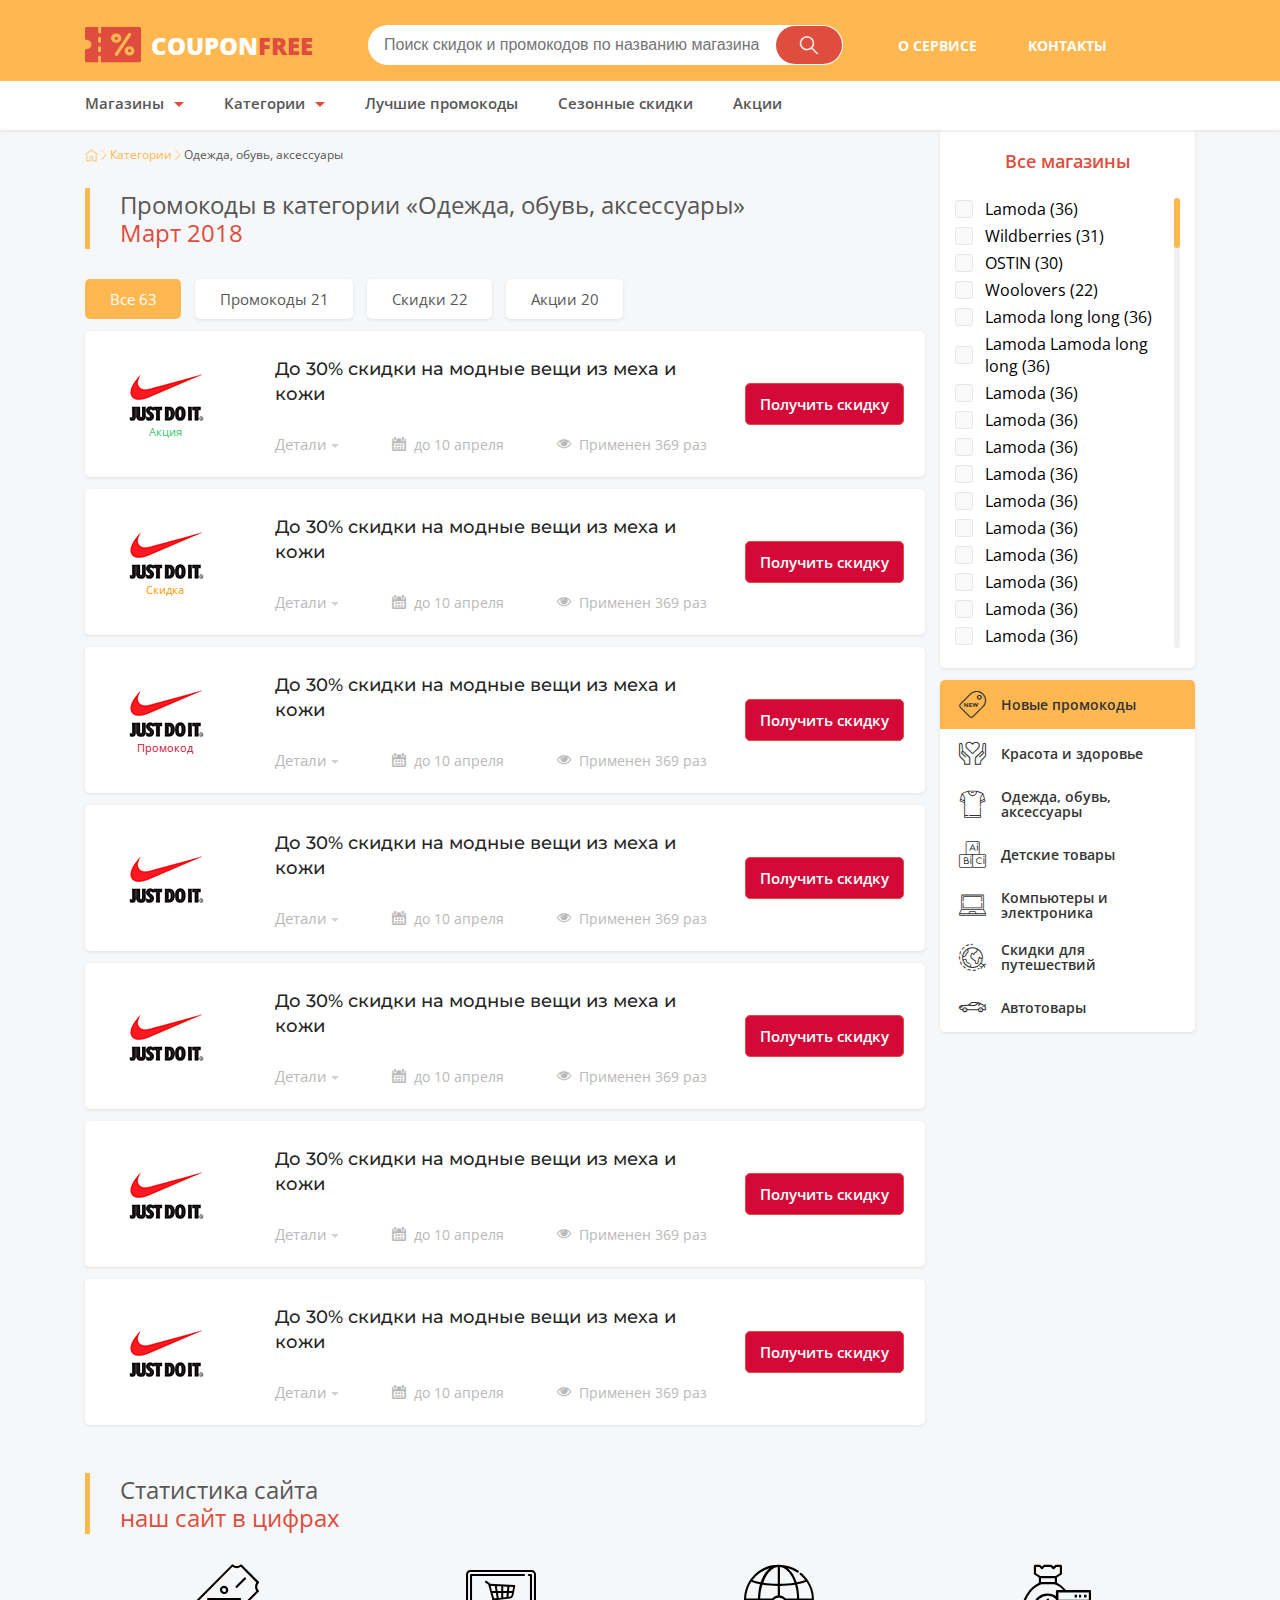
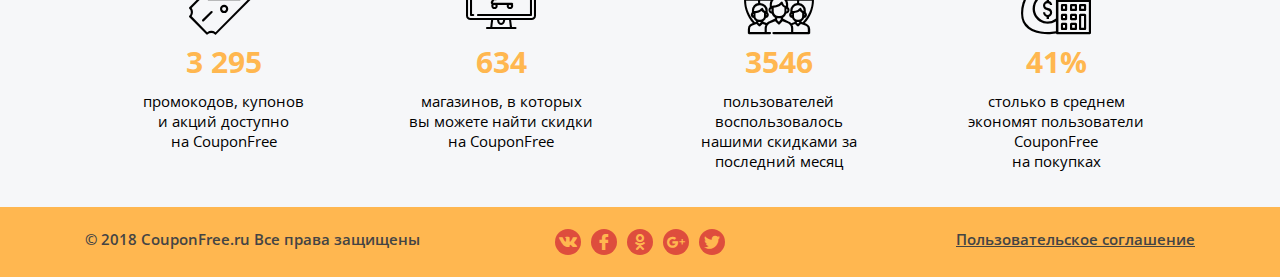
<file: category_page.html>
<!DOCTYPE html>
<html lang="ru">
<head>
	<meta charset=utf-8>
	<title>cupon free категории</title>
	<meta name="viewport" id="viewport" content="width=device-width, initial-scale=1">
</head>

<body>
	<div class="main">
	
	<header>
	    <div class="wrapper">
	        <div class="header">
	            <a href="/cupon/" class="logo">
	                <i class="icon-scissors2"></i>
	                COUPON<span>FREE</span>
	            </a>
	            <div class="header_search">
	                <input type="text" placeholder="Поиск скидок и промокодов по названию магазина">
	                <button type="submit"><i class="icon-search"></i></button>
	            </div>
	            <a href="" class="header_nav_mob">
	                <span></span>
	                <span></span>
	                <span></span>
	            </a>
	            <div class="header_nav">
	                <a href="">О СЕРВИСЕ</a>
	                <a href="">КОНТАКТЫ</a>
	            </div> 
	        </div>
	    </div>
	    <nav>
	        <a href="" class="nav_close"><i class="icon-close"></i></a>
	        <div class="wrapper">
	            <div>
	                <a href="" class="nav_a nav_a_mClick">Магазины</a>
	                <div class="nav_dd">
	                    <div class="nav_block">
	                        <div class="nav_left">
	                            <a href="" class="back"><i class="icon-next"></i>Назад</a>
	                            <a href="" class="nav_a">adidas</a>
	                            <a href="" class="nav_a">AliExpress</a>
	                            <a href="" class="nav_a">ASOS</a>
	                            <a href="" class="nav_a">Biglion</a>
	                            <a href="" class="nav_a">Bonprix</a>
	                            <a href="" class="nav_a">Butik</a>
	                            
	                            
	                            <a href="" class="nav_a">Delivery Club</a>
	                            <a href="" class="nav_a">Ebay</a>
	                            <a href="" class="nav_a">Gearbest</a>
	                            <a href="" class="nav_a">KupiVip</a>
	                            <a href="" class="nav_a">Lamoda</a>
	                            <a href="" class="nav_a">O'stin</a>
	
	                            <a href="" class="nav_a">OBI</a>
	                            <a href="" class="nav_a">Oldi</a>
	                            <a href="" class="nav_a">Ozon.ru</a>
	                            <a href="" class="nav_a">Reebok</a>
	                            <a href="" class="nav_a">S7</a>
	                            <a href="" class="nav_a">Sunlight</a>
	
	                            <a href="" class="nav_a">Toy.ru</a>
	                            <a href="" class="nav_a">Wildberries</a>
	                            <a href="" class="nav_a">Буквоед</a>
	                            <a href="" class="nav_a">Дочки Сыночки</a>
	                            <a href="" class="nav_a">Л'Этуаль</a>
	                            <a href="" class="nav_a">М.Видео</a>
	
	                        </div>
	                        
	                        <div class="nav_right">
	                            Доступно магазинов:
	                            <div>
	                                1527
	                            </div>
	                            <a href="" class="btn">
	                                Выбрать магазин
	                            </a>
	                        </div>
	                    </div>
	                </div>
	            </div>
	            <div>
	                <a href="" class="nav_a nav_a_mClick">Категории</a>
	                <div class="nav_dd">
	                    <div class="nav_block">
	                        <div class="nav_left">
	                            <a href="" class="back"><i class="icon-next"></i>Назад</a>
	                            <a href="" class="nav_a">adidas</a>
	                            <a href="" class="nav_a">AliExpress</a>
	                            <a href="" class="nav_a">ASOS</a>
	                            <a href="" class="nav_a">Biglion</a>
	                            <a href="" class="nav_a">Bonprix</a>
	                            <a href="" class="nav_a">Butik</a>
	                            
	                            
	                            <a href="" class="nav_a">Delivery Club</a>
	                            <a href="" class="nav_a">Ebay</a>
	                            <a href="" class="nav_a">Gearbest</a>
	                            <a href="" class="nav_a">KupiVip</a>
	                            <a href="" class="nav_a">Lamoda</a>
	                            <a href="" class="nav_a">O'stin</a>
	
	                            <a href="" class="nav_a">OBI</a>
	                            <a href="" class="nav_a">Oldi</a>
	                            <a href="" class="nav_a">Ozon.ru</a>
	                            <a href="" class="nav_a">Reebok</a>
	                            <a href="" class="nav_a">S7</a>
	                            <a href="" class="nav_a">Sunlight</a>
	
	                            <a href="" class="nav_a">Toy.ru</a>
	                            <a href="" class="nav_a">Wildberries</a>
	                            <a href="" class="nav_a">Буквоед</a>
	                            <a href="" class="nav_a">Дочки Сыночки</a>
	                            <a href="" class="nav_a">Л'Этуаль</a>
	                            <a href="" class="nav_a">М.Видео</a>
	
	                        </div>
	                        
	                        <div class="nav_right">
	                            Доступно магазинов:
	                            <div>
	                                1527
	                            </div>
	                            <a href="" class="btn">
	                                Выбрать магазин
	                            </a>
	                        </div>
	                    </div>
	                </div>
	            </div>
	            <a href="" class="nav_a">Лучшие промокоды</a>
	            <a href="" class="nav_a">Сезонные скидки</a>
	            <a href="" class="nav_a">Акции</a>
	            <a href="" class="nav_a nav_a_mob">О СЕРВИСЕ</a>
	            <a href="" class="nav_a nav_a_mob">КОНТАКТЫ</a>
	
	        </div>
	    </nav>
	    <div class="nav_bg"></div>
	</header>
    <div class="wrapper">
        <div class="page_head block_cont block_cont_lr">
            <div class="block_right">
                <div class="bread">
                    <a href=""><img src="images/home.png" alt="alt"></a><i class="icon-next"></i><a href="">Категории</a><i class="icon-next"></i><span>Одежда, обувь, аксессуары</span>
                </div>
                <div class="block_head">
                    Промокоды в категории «Одежда, обувь, аксессуары»
                    <span>Март 2018</span>
                </div>
            </div>
        </div>
        <div class="page_category block_cont block_cont_lr">
            <div class="block_right">
                <div class="page_category_tab">
                    <a class="active" href="">Все 63</a>
                    <a href="">Промокоды 21</a>
                    <a href="">Скидки 22</a>
                    <a href="">Акции 20</a>
                </div>
                <div class="item_discount">
                        <div class="item_top">
                            <a href="" class="item_img">
                                <img src="images/temp/1.png" alt="alt">
                                <span class="green">Акция</span>
                            </a>
                            <div class="item_info">
                                <div class="item_info_left">
                                    <div>
                                        <a href="" class="item_img">
                                            <img src="images/temp/1.png" alt="alt">
                                            <span class="green ">Акция</span>
                                        </a>
                                        <a href="" class="item_name">До 30% скидки на модные вещи из меха и кожи</a>
                                    </div>
                                    <div class="item_info_bottom">
                                        <div class="detailed">
                                            <div class="detailed_head"><span>Детали</span></div>
                                            <div class="detailed_block">
                                                Детали контент
                                            </div>
                                        </div>
                                        <div class="">
                                            <i class="icon-calendar"></i>до 10 апреля
                                        </div>
                                        <div>
                                            <i class="icon-shapes"></i>Применен 369 раз
                                        </div>
                                    </div>
                                </div>
                                <div class="item_info_right">
                                    <a href="" class="btn btn_dis">
                                        Получить скидку
                                    </a>
                                    <div class="detailed">
                                        <div class="detailed_head"><span>Детали</span></div>
                                        <div class="detailed_block">
                                            Детали контент
                                        </div>
                                    </div>
                                </div>
                            </div>
                        </div>
                    </div>
                <div class="item_discount">
                        <div class="item_top">
                            <a href="" class="item_img">
                                <img src="images/temp/1.png" alt="alt">
                                <span class="yellow">Скидка</span>
                            </a>
                            <div class="item_info">
                                <div class="item_info_left">
                                    <div>
                                        <a href="" class="item_img">
                                            <img src="images/temp/1.png" alt="alt">
                                            <span class="yellow">Скидка</span>
                                        </a>
                                        <a href="" class="item_name">До 30% скидки на модные вещи из меха и кожи</a>
                                    </div>
                                    <div class="item_info_bottom">
                                        <div class="detailed">
                                            <div class="detailed_head"><span>Детали</span></div>
                                            <div class="detailed_block">
                                                Детали контент
                                            </div>
                                        </div>
                                        <div class="">
                                            <i class="icon-calendar"></i>до 10 апреля
                                        </div>
                                        <div>
                                            <i class="icon-shapes"></i>Применен 369 раз
                                        </div>
                                    </div>
                                </div>
                                <div class="item_info_right">
                                    <a href="" class="btn btn_dis">
                                        Получить скидку
                                    </a>
                                    <div class="detailed">
                                        <div class="detailed_head"><span>Детали</span></div>
                                        <div class="detailed_block">
                                            Детали контент
                                        </div>
                                    </div>
                                </div>
                            </div>
                        </div>
                    </div>
                <div class="item_discount">
                        <div class="item_top">
                            <a href="" class="item_img">
                                <img src="images/temp/1.png" alt="alt">
                                <span class="promo">Промокод</span>
                            </a>
                            <div class="item_info">
                                <div class="item_info_left">
                                    <div>
                                        <a href="" class="item_img">
                                            <img src="images/temp/1.png" alt="alt">
                                            <span class="promo">Промокод</span>
                                        </a>
                                        <a href="" class="item_name">До 30% скидки на модные вещи из меха и кожи</a>
                                    </div>
                                    <div class="item_info_bottom">
                                        <div class="detailed">
                                            <div class="detailed_head"><span>Детали</span></div>
                                            <div class="detailed_block">
                                                Детали контент
                                            </div>
                                        </div>
                                        <div class="">
                                            <i class="icon-calendar"></i>до 10 апреля
                                        </div>
                                        <div>
                                            <i class="icon-shapes"></i>Применен 369 раз
                                        </div>
                                    </div>
                                </div>
                                <div class="item_info_right">
                                    <a href="" class="btn btn_dis">
                                        Получить скидку
                                    </a>
                                    <div class="detailed">
                                        <div class="detailed_head"><span>Детали</span></div>
                                        <div class="detailed_block">
                                            Детали контент
                                        </div>
                                    </div>
                                </div>
                            </div>
                        </div>
                    </div>
                <div class="item_discount">
                        <div class="item_top">
                            <a href="" class="item_img">
                                <img src="images/temp/1.png" alt="alt">
                            </a>
                            <div class="item_info">
                                <div class="item_info_left">
                                    <div>
                                        <a href="" class="item_img">
                                            <img src="images/temp/1.png" alt="alt">
                                        </a>
                                        <a href="" class="item_name">До 30% скидки на модные вещи из меха и кожи</a>
                                    </div>
                                    <div class="item_info_bottom">
                                        <div class="detailed">
                                            <div class="detailed_head"><span>Детали</span></div>
                                            <div class="detailed_block">
                                                Детали контент
                                            </div>
                                        </div>
                                        <div class="">
                                            <i class="icon-calendar"></i>до 10 апреля
                                        </div>
                                        <div>
                                            <i class="icon-shapes"></i>Применен 369 раз
                                        </div>
                                    </div>
                                </div>
                                <div class="item_info_right">
                                    <a href="" class="btn btn_dis">
                                        Получить скидку
                                    </a>
                                    <div class="detailed">
                                        <div class="detailed_head"><span>Детали</span></div>
                                        <div class="detailed_block">
                                            Детали контент
                                        </div>
                                    </div>
                                </div>
                            </div>
                        </div>
                    </div>
                <div class="item_discount">
                        <div class="item_top">
                            <a href="" class="item_img">
                                <img src="images/temp/1.png" alt="alt">
                            </a>
                            <div class="item_info">
                                <div class="item_info_left">
                                    <div>
                                        <a href="" class="item_img">
                                            <img src="images/temp/1.png" alt="alt">
                                        </a>
                                        <a href="" class="item_name">До 30% скидки на модные вещи из меха и кожи</a>
                                    </div>
                                    <div class="item_info_bottom">
                                        <div class="detailed">
                                            <div class="detailed_head"><span>Детали</span></div>
                                            <div class="detailed_block">
                                                Детали контент
                                            </div>
                                        </div>
                                        <div class="">
                                            <i class="icon-calendar"></i>до 10 апреля
                                        </div>
                                        <div>
                                            <i class="icon-shapes"></i>Применен 369 раз
                                        </div>
                                    </div>
                                </div>
                                <div class="item_info_right">
                                    <a href="" class="btn btn_dis">
                                        Получить скидку
                                    </a>
                                    <div class="detailed">
                                        <div class="detailed_head"><span>Детали</span></div>
                                        <div class="detailed_block">
                                            Детали контент
                                        </div>
                                    </div>
                                </div>
                            </div>
                        </div>
                    </div>
                <div class="item_discount">
                        <div class="item_top">
                            <a href="" class="item_img">
                                <img src="images/temp/1.png" alt="alt">
                            </a>
                            <div class="item_info">
                                <div class="item_info_left">
                                    <div>
                                        <a href="" class="item_img">
                                            <img src="images/temp/1.png" alt="alt">
                                        </a>
                                        <a href="" class="item_name">До 30% скидки на модные вещи из меха и кожи</a>
                                    </div>
                                    <div class="item_info_bottom">
                                        <div class="detailed">
                                            <div class="detailed_head"><span>Детали</span></div>
                                            <div class="detailed_block">
                                                Детали контент
                                            </div>
                                        </div>
                                        <div class="">
                                            <i class="icon-calendar"></i>до 10 апреля
                                        </div>
                                        <div>
                                            <i class="icon-shapes"></i>Применен 369 раз
                                        </div>
                                    </div>
                                </div>
                                <div class="item_info_right">
                                    <a href="" class="btn btn_dis">
                                        Получить скидку
                                    </a>
                                    <div class="detailed">
                                        <div class="detailed_head"><span>Детали</span></div>
                                        <div class="detailed_block">
                                            Детали контент
                                        </div>
                                    </div>
                                </div>
                            </div>
                        </div>
                    </div>
                <div class="item_discount">
                        <div class="item_top">
                            <a href="" class="item_img">
                                <img src="images/temp/1.png" alt="alt">
                            </a>
                            <div class="item_info">
                                <div class="item_info_left">
                                    <div>
                                        <a href="" class="item_img">
                                            <img src="images/temp/1.png" alt="alt">
                                        </a>
                                        <a href="" class="item_name">До 30% скидки на модные вещи из меха и кожи</a>
                                    </div>
                                    <div class="item_info_bottom">
                                        <div class="detailed">
                                            <div class="detailed_head"><span>Детали</span></div>
                                            <div class="detailed_block">
                                                Детали контент
                                            </div>
                                        </div>
                                        <div class="">
                                            <i class="icon-calendar"></i>до 10 апреля
                                        </div>
                                        <div>
                                            <i class="icon-shapes"></i>Применен 369 раз
                                        </div>
                                    </div>
                                </div>
                                <div class="item_info_right">
                                    <a href="" class="btn btn_dis">
                                        Получить скидку
                                    </a>
                                    <div class="detailed">
                                        <div class="detailed_head"><span>Детали</span></div>
                                        <div class="detailed_block">
                                            Детали контент
                                        </div>
                                    </div>
                                </div>
                            </div>
                        </div>
                    </div>
            </div>
            <div class="menu block_left">
                
                <div class="mag_list block_bg">
                    <div class="mag_list_head">
                        Все магазины
                    </div>
                    <div class="mag_list_block scroll-pane">
                        <div class="mag_list_block_in">
                            <div>
                                <label class="mag_list_a"><input type="checkbox"><span><i class="icon-checked"></i></span>Lamoda (36)</label>
                                <label class="mag_list_a"><input type="checkbox"><span><i class="icon-checked"></i></span>Wildberries (31)</label>
                                <label class="mag_list_a"><input type="checkbox"><span><i class="icon-checked"></i></span>OSTIN (30)</label>
                                <label class="mag_list_a"><input type="checkbox"><span><i class="icon-checked"></i></span>Woolovers (22)</label>
                                <label class="mag_list_a"><input type="checkbox"><span><i class="icon-checked"></i></span>Lamoda long long (36)</label>
                                <label class="mag_list_a"><input type="checkbox"><span><i class="icon-checked"></i></span>Lamoda Lamoda long long (36)</label>
                                <label class="mag_list_a"><input type="checkbox"><span><i class="icon-checked"></i></span>Lamoda (36)</label>
                                <label class="mag_list_a"><input type="checkbox"><span><i class="icon-checked"></i></span>Lamoda (36)</label>
                                <label class="mag_list_a"><input type="checkbox"><span><i class="icon-checked"></i></span>Lamoda (36)</label>
                                
                            </div>
                            
                            <div>
                                <label class="mag_list_a"><input type="checkbox"><span><i class="icon-checked"></i></span>Lamoda (36)</label>
                                <label class="mag_list_a"><input type="checkbox"><span><i class="icon-checked"></i></span>Lamoda (36)</label>
                                <label class="mag_list_a"><input type="checkbox"><span><i class="icon-checked"></i></span>Lamoda (36)</label>
                                <label class="mag_list_a"><input type="checkbox"><span><i class="icon-checked"></i></span>Lamoda (36)</label>
                                <label class="mag_list_a"><input type="checkbox"><span><i class="icon-checked"></i></span>Lamoda (36)</label>
                                <label class="mag_list_a"><input type="checkbox"><span><i class="icon-checked"></i></span>Lamoda (36)</label>
                                <label class="mag_list_a"><input type="checkbox"><span><i class="icon-checked"></i></span>Lamoda (36)</label>
                                <label class="mag_list_a"><input type="checkbox"><span><i class="icon-checked"></i></span>Lamoda (36)</label>
                                <label class="mag_list_a"><input type="checkbox"><span><i class="icon-checked"></i></span>Lamoda (36)</label>
                                <label class="mag_list_a"><input type="checkbox"><span><i class="icon-checked"></i></span>Lamoda (36)</label>
                                
                            </div>
                            
                            <div>
                                <label class="mag_list_a"><input type="checkbox"><span><i class="icon-checked"></i></span>Lamoda (36)</label>
                                <label class="mag_list_a"><input type="checkbox"><span><i class="icon-checked"></i></span>Lamoda (36)</label>
                                <label class="mag_list_a"><input type="checkbox"><span><i class="icon-checked"></i></span>Lamoda (36)</label>
                                <label class="mag_list_a"><input type="checkbox"><span><i class="icon-checked"></i></span>Lamoda (36)</label>
                                <label class="mag_list_a"><input type="checkbox"><span><i class="icon-checked"></i></span>Lamoda (36)</label>
                                <label class="mag_list_a"><input type="checkbox"><span><i class="icon-checked"></i></span>Lamoda (36)</label>
                                <label class="mag_list_a"><input type="checkbox"><span><i class="icon-checked"></i></span>Lamoda (36)</label>
                                <label class="mag_list_a"><input type="checkbox"><span><i class="icon-checked"></i></span>Lamoda (36)</label>
                                <label class="mag_list_a"><input type="checkbox"><span><i class="icon-checked"></i></span>Lamoda (36)</label>
                                <label class="mag_list_a"><input type="checkbox"><span><i class="icon-checked"></i></span>Lamoda (36)</label>
                                
                            </div>
                            
                            <div>
                                <label class="mag_list_a"><input type="checkbox"><span><i class="icon-checked"></i></span>Lamoda (36)</label>
                                <label class="mag_list_a"><input type="checkbox"><span><i class="icon-checked"></i></span>Lamoda (36)</label>
                                <label class="mag_list_a"><input type="checkbox"><span><i class="icon-checked"></i></span>Lamoda (36)</label>
                                <label class="mag_list_a"><input type="checkbox"><span><i class="icon-checked"></i></span>Lamoda (36)</label>
                                <label class="mag_list_a"><input type="checkbox"><span><i class="icon-checked"></i></span>Lamoda (36)</label>
                                <label class="mag_list_a"><input type="checkbox"><span><i class="icon-checked"></i></span>Lamoda (36)</label>
                                <label class="mag_list_a"><input type="checkbox"><span><i class="icon-checked"></i></span>Lamoda (36)</label>
                                <label class="mag_list_a"><input type="checkbox"><span><i class="icon-checked"></i></span>Lamoda (36)</label>
                                <label class="mag_list_a"><input type="checkbox"><span><i class="icon-checked"></i></span>Lamoda (36)</label>
                                <label class="mag_list_a"><input type="checkbox"><span><i class="icon-checked"></i></span>Lamoda (36)</label>
                                
                            </div>
                            
                            
                            
                        </div>
                    </div>
                </div>
                
                <div class="menu_id">
                <a href="" class="menu_a active"><i class="icon-new"></i>Новые промокоды</a>
                    <a href="" class="menu_a"><i class="icon-charity"></i>Красота и здоровье</a>
                    <a href="" class="menu_a"><i class="icon-shirt"></i>Одежда, обувь, 
аксессуары</a>
                    <a href="" class="menu_a"><i class="icon-abct-bricks"></i>Детские товары</a>
                    <a href="" class="menu_a"><i class="icon-laptop"></i>Компьютеры и
электроника</a>
                    <a href="" class="menu_a"><i class="icon-world"></i>Скидки для 
путешествий</a>
                    <a href="" class="menu_a"><i class="icon-transport2"></i>Автотовары</a>
                </div>
            </div>
            
        </div>
    </div>
    <div class="wrapper">
        <div class="block_head">
            Статистика сайта
            <span>наш сайт в цифрах</span>
        </div>
        <div class="block_cont">
            <div class="stat">
                <div class="stat_item">
                    <i class="icon-discount-1"></i>
                    <span>3 295</span>
                    <div>
                        промокодов, купонов  <br>
                        и акций доступно  <br>
                        на CouponFree
                    </div>
                </div>
                <div class="stat_item">
                    <i class="icon-monitor"></i>
                    <span>634</span>
                    <div>
                        магазинов, в которых  <br>
вы можете найти скидки<br> на CouponFree
                    </div>
                </div>
                <div class="stat_item">
                    <i class="icon-people-1"></i>
                    <span>3546</span>
                    <div>
                        пользователей <br>
воспользовалось<br> нашими скидками за<br> последний месяц
                    </div>
                </div>
                <div class="stat_item">
                    <i class="icon-money-2"></i>
                    <span>41%</span>
                    <div>
                        столько в среднем  <br>
экономят пользователи<br> CouponFree  <br>
на покупках
                    </div>
                </div>
                
            </div>
        </div>
    </div>
	
	</div>
	<footer>
	    <div class="wrapper">
	        <div class="clearfix">
	            <div class="copy">
	                <span>© 2018 CouponFree.ru</span> Все права защищены
	            </div>
	            <a href="">
	                Пользовательское соглашение
	            </a>
	            <div class="social">
	                <a href="" target="_blank"><i class="icon-vk"></i></a>
	                <a href="" target="_blank"><i class="icon-fb"></i></a>
	                <a href="" target="_blank"><i class="icon-od"></i></a>
	                <a href="" target="_blank"><i class="icon-gp"></i></a>
	                <a href="" target="_blank"><i class="icon-tw"></i></a>
	            </div>
	            
	        </div>
	    </div>
	</footer>
	<div class="pop">
		    <div class="pop_bg"></div>
		    <div class="pop_cont">
		
		            <a href="" class="pop_close"><i class="icon-close"></i></a>
		            <div class="pop_block block_bg">
	
		                <div class="pop_cart">
		                    <div class="center">
	                            <img src="images/temp/14.png" alt="alt">    
	                        </div> 
		                    <div class="pop_head">
	                            Минус 1000 рублей на первую покупку для новых клиентов
	                        </div>
	                        <p>
	                            Срок действия ограничен! Активен для любого заказа на сумму 
	от 10000 рублей.
	
	                        </p>
	                        <p>
	                            Для того чтобы воспользоватся промокодом, скопируйте его и перейдите на сайт магазина.
	                        </p>
	                        
	                        <div class="pseudo">
	                            <input type="text" disabled class="pseudo_input" value="175GRLF9034K1">
	                            <span class="pseudo_a" id="Copy">СКОПИРОВАТЬ КОД</span>
	                            <a href="">Перейти в магазин Lamoda.ru</a>
	                            
	                        </div>
		                </div>
		            </div>
		    </div>
		</div>
	<link rel="stylesheet" type="text/css" href="css/style.css" />
	
	
	<script src="js/libs/jquery-3.2.1.min.js"></script>
	<script src="js/libs/owl.carousel.min.js"></script>
	<!--<script src="js/libs/jquery.formstyler.js"></script>-->
	<!--<link rel="stylesheet" type="text/css" href="js/libs/assets/jquery.formstyler.css" />-->
	<!--<link rel="stylesheet" type="text/css" href="js/libs/assets/jquery.formstyler.theme.css" />-->
	
	<!--<script src="js/libs/jquery.fancybox.min.js"></script>-->
	<!--<link rel="stylesheet" type="text/css" href="js/libs/jquery.fancybox.min.css" />-->
	
	
	
	<link type="text/css" href="js/libs/assets/jquery.jscrollpane.css" rel="stylesheet" media="all" />
	<script src="js/libs/jquery.mousewheel.js"></script>
	<script src="js/libs/jquery.jscrollpane.min.js"></script>
	
	<!--general-->
	<script src="js/common.js"></script>
</body>
</html>
</file>
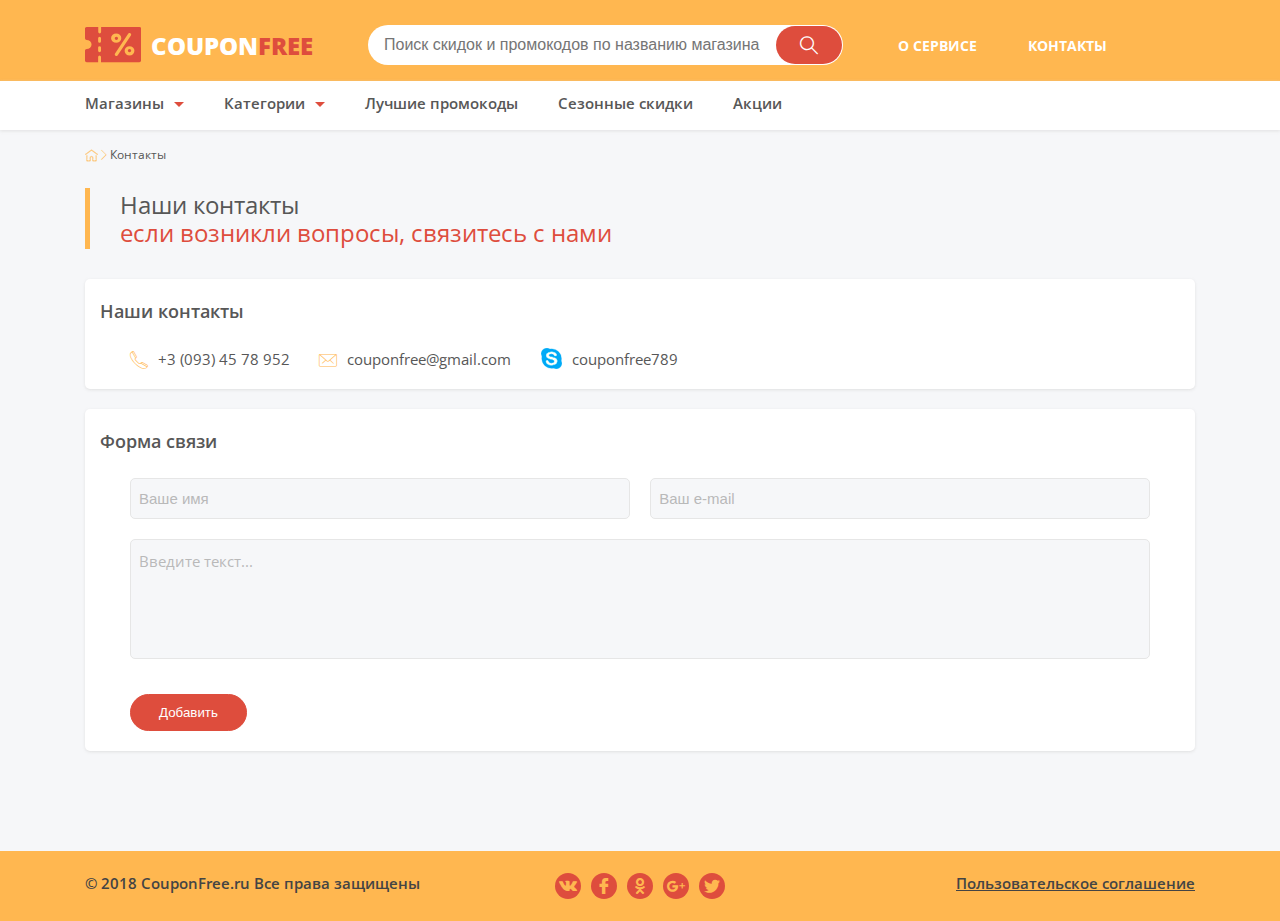
<file: contacts.html>
<!DOCTYPE html>
<html lang="ru">
<head>
	<meta charset=utf-8>
	<title>cupon free контакты</title>
	<meta name="viewport" id="viewport" content="width=device-width, initial-scale=1">
</head>

<body>
	<div class="main">
	
	<header>
	    <div class="wrapper">
	        <div class="header">
	            <a href="/cupon/" class="logo">
	                <i class="icon-scissors2"></i>
	                COUPON<span>FREE</span>
	            </a>
	            <div class="header_search">
	                <input type="text" placeholder="Поиск скидок и промокодов по названию магазина">
	                <button type="submit"><i class="icon-search"></i></button>
	            </div>
	            <a href="" class="header_nav_mob">
	                <span></span>
	                <span></span>
	                <span></span>
	            </a>
	            <div class="header_nav">
	                <a href="">О СЕРВИСЕ</a>
	                <a href="">КОНТАКТЫ</a>
	            </div> 
	        </div>
	    </div>
	    <nav>
	        <a href="" class="nav_close"><i class="icon-close"></i></a>
	        <div class="wrapper">
	            <div>
	                <a href="" class="nav_a nav_a_mClick">Магазины</a>
	                <div class="nav_dd">
	                    <div class="nav_block">
	                        <div class="nav_left">
	                            <a href="" class="back"><i class="icon-next"></i>Назад</a>
	                            <a href="" class="nav_a">adidas</a>
	                            <a href="" class="nav_a">AliExpress</a>
	                            <a href="" class="nav_a">ASOS</a>
	                            <a href="" class="nav_a">Biglion</a>
	                            <a href="" class="nav_a">Bonprix</a>
	                            <a href="" class="nav_a">Butik</a>
	                            
	                            
	                            <a href="" class="nav_a">Delivery Club</a>
	                            <a href="" class="nav_a">Ebay</a>
	                            <a href="" class="nav_a">Gearbest</a>
	                            <a href="" class="nav_a">KupiVip</a>
	                            <a href="" class="nav_a">Lamoda</a>
	                            <a href="" class="nav_a">O'stin</a>
	
	                            <a href="" class="nav_a">OBI</a>
	                            <a href="" class="nav_a">Oldi</a>
	                            <a href="" class="nav_a">Ozon.ru</a>
	                            <a href="" class="nav_a">Reebok</a>
	                            <a href="" class="nav_a">S7</a>
	                            <a href="" class="nav_a">Sunlight</a>
	
	                            <a href="" class="nav_a">Toy.ru</a>
	                            <a href="" class="nav_a">Wildberries</a>
	                            <a href="" class="nav_a">Буквоед</a>
	                            <a href="" class="nav_a">Дочки Сыночки</a>
	                            <a href="" class="nav_a">Л'Этуаль</a>
	                            <a href="" class="nav_a">М.Видео</a>
	
	                        </div>
	                        
	                        <div class="nav_right">
	                            Доступно магазинов:
	                            <div>
	                                1527
	                            </div>
	                            <a href="" class="btn">
	                                Выбрать магазин
	                            </a>
	                        </div>
	                    </div>
	                </div>
	            </div>
	            <div>
	                <a href="" class="nav_a nav_a_mClick">Категории</a>
	                <div class="nav_dd">
	                    <div class="nav_block">
	                        <div class="nav_left">
	                            <a href="" class="back"><i class="icon-next"></i>Назад</a>
	                            <a href="" class="nav_a">adidas</a>
	                            <a href="" class="nav_a">AliExpress</a>
	                            <a href="" class="nav_a">ASOS</a>
	                            <a href="" class="nav_a">Biglion</a>
	                            <a href="" class="nav_a">Bonprix</a>
	                            <a href="" class="nav_a">Butik</a>
	                            
	                            
	                            <a href="" class="nav_a">Delivery Club</a>
	                            <a href="" class="nav_a">Ebay</a>
	                            <a href="" class="nav_a">Gearbest</a>
	                            <a href="" class="nav_a">KupiVip</a>
	                            <a href="" class="nav_a">Lamoda</a>
	                            <a href="" class="nav_a">O'stin</a>
	
	                            <a href="" class="nav_a">OBI</a>
	                            <a href="" class="nav_a">Oldi</a>
	                            <a href="" class="nav_a">Ozon.ru</a>
	                            <a href="" class="nav_a">Reebok</a>
	                            <a href="" class="nav_a">S7</a>
	                            <a href="" class="nav_a">Sunlight</a>
	
	                            <a href="" class="nav_a">Toy.ru</a>
	                            <a href="" class="nav_a">Wildberries</a>
	                            <a href="" class="nav_a">Буквоед</a>
	                            <a href="" class="nav_a">Дочки Сыночки</a>
	                            <a href="" class="nav_a">Л'Этуаль</a>
	                            <a href="" class="nav_a">М.Видео</a>
	
	                        </div>
	                        
	                        <div class="nav_right">
	                            Доступно магазинов:
	                            <div>
	                                1527
	                            </div>
	                            <a href="" class="btn">
	                                Выбрать магазин
	                            </a>
	                        </div>
	                    </div>
	                </div>
	            </div>
	            <a href="" class="nav_a">Лучшие промокоды</a>
	            <a href="" class="nav_a">Сезонные скидки</a>
	            <a href="" class="nav_a">Акции</a>
	            <a href="" class="nav_a nav_a_mob">О СЕРВИСЕ</a>
	            <a href="" class="nav_a nav_a_mob">КОНТАКТЫ</a>
	
	        </div>
	    </nav>
	    <div class="nav_bg"></div>
	</header>
    <div class="wrapper">
        <div class="page_head block_cont block_cont_lr">
            <div class="block_right">
                <div class="bread">
                    <a href=""><img src="images/home.png" alt="alt"></a><i class="icon-next"></i><span>Контакты</span>
                </div>
                
            </div>
        </div>

            <div class="block_head">
                    Наши контакты
                    <span>если возникли вопросы, связитесь с нами</span>
            </div>
            <div class="block_cont">
                <div class="contacts block_bg">
                    <div class="contacts_head">Наши контакты</div>
                    <div>
                        <a href="tel:+30934578952"><i class="icon-technology"></i>+3 (093) 45 78 952</a>
                        <a href="mailto:couponfree@gmail.com"><i class="icon-mail"></i>couponfree@gmail.com</a>
                        <a href=""><img src="images/cont_sk.png" alt="alt">couponfree789</a>
                    </div>

                </div>
                <div class="contacts_form block_bg">
                    <div class="contacts_head">
                        Форма связи
                    </div>
                    <form>
                        <div class="form_row">
                            <input type="text" placeholder="Ваше имя">
                            <input type="text" placeholder="Ваш e-mail">
                        </div>
                        <textarea placeholder="Введите текст..."></textarea>
                        <button class="btn">Добавить</button>
                    </form>
                </div>
                
            </div>
            

    </div>
    
	
	</div>
	<footer>
	    <div class="wrapper">
	        <div class="clearfix">
	            <div class="copy">
	                <span>© 2018 CouponFree.ru</span> Все права защищены
	            </div>
	            <a href="">
	                Пользовательское соглашение
	            </a>
	            <div class="social">
	                <a href="" target="_blank"><i class="icon-vk"></i></a>
	                <a href="" target="_blank"><i class="icon-fb"></i></a>
	                <a href="" target="_blank"><i class="icon-od"></i></a>
	                <a href="" target="_blank"><i class="icon-gp"></i></a>
	                <a href="" target="_blank"><i class="icon-tw"></i></a>
	            </div>
	            
	        </div>
	    </div>
	</footer>
	<div class="pop">
		    <div class="pop_bg"></div>
		    <div class="pop_cont">
		
		            <a href="" class="pop_close"><i class="icon-close"></i></a>
		            <div class="pop_block block_bg">
	
		                <div class="pop_cart">
		                    <div class="center">
	                            <img src="images/temp/14.png" alt="alt">    
	                        </div> 
		                    <div class="pop_head">
	                            Минус 1000 рублей на первую покупку для новых клиентов
	                        </div>
	                        <p>
	                            Срок действия ограничен! Активен для любого заказа на сумму 
	от 10000 рублей.
	
	                        </p>
	                        <p>
	                            Для того чтобы воспользоватся промокодом, скопируйте его и перейдите на сайт магазина.
	                        </p>
	                        
	                        <div class="pseudo">
	                            <input type="text" disabled class="pseudo_input" value="175GRLF9034K1">
	                            <span class="pseudo_a" id="Copy">СКОПИРОВАТЬ КОД</span>
	                            <a href="">Перейти в магазин Lamoda.ru</a>
	                            
	                        </div>
		                </div>
		            </div>
		    </div>
		</div>
	<link rel="stylesheet" type="text/css" href="css/style.css" />
	
	
	<script src="js/libs/jquery-3.2.1.min.js"></script>
	<script src="js/libs/owl.carousel.min.js"></script>
	<!--<script src="js/libs/jquery.formstyler.js"></script>-->
	<!--<link rel="stylesheet" type="text/css" href="js/libs/assets/jquery.formstyler.css" />-->
	<!--<link rel="stylesheet" type="text/css" href="js/libs/assets/jquery.formstyler.theme.css" />-->
	
	<!--<script src="js/libs/jquery.fancybox.min.js"></script>-->
	<!--<link rel="stylesheet" type="text/css" href="js/libs/jquery.fancybox.min.css" />-->
	
	
	
	<link type="text/css" href="js/libs/assets/jquery.jscrollpane.css" rel="stylesheet" media="all" />
	<script src="js/libs/jquery.mousewheel.js"></script>
	<script src="js/libs/jquery.jscrollpane.min.js"></script>
	
	<!--general-->
	<script src="js/common.js"></script>
</body>
</html>
</file>
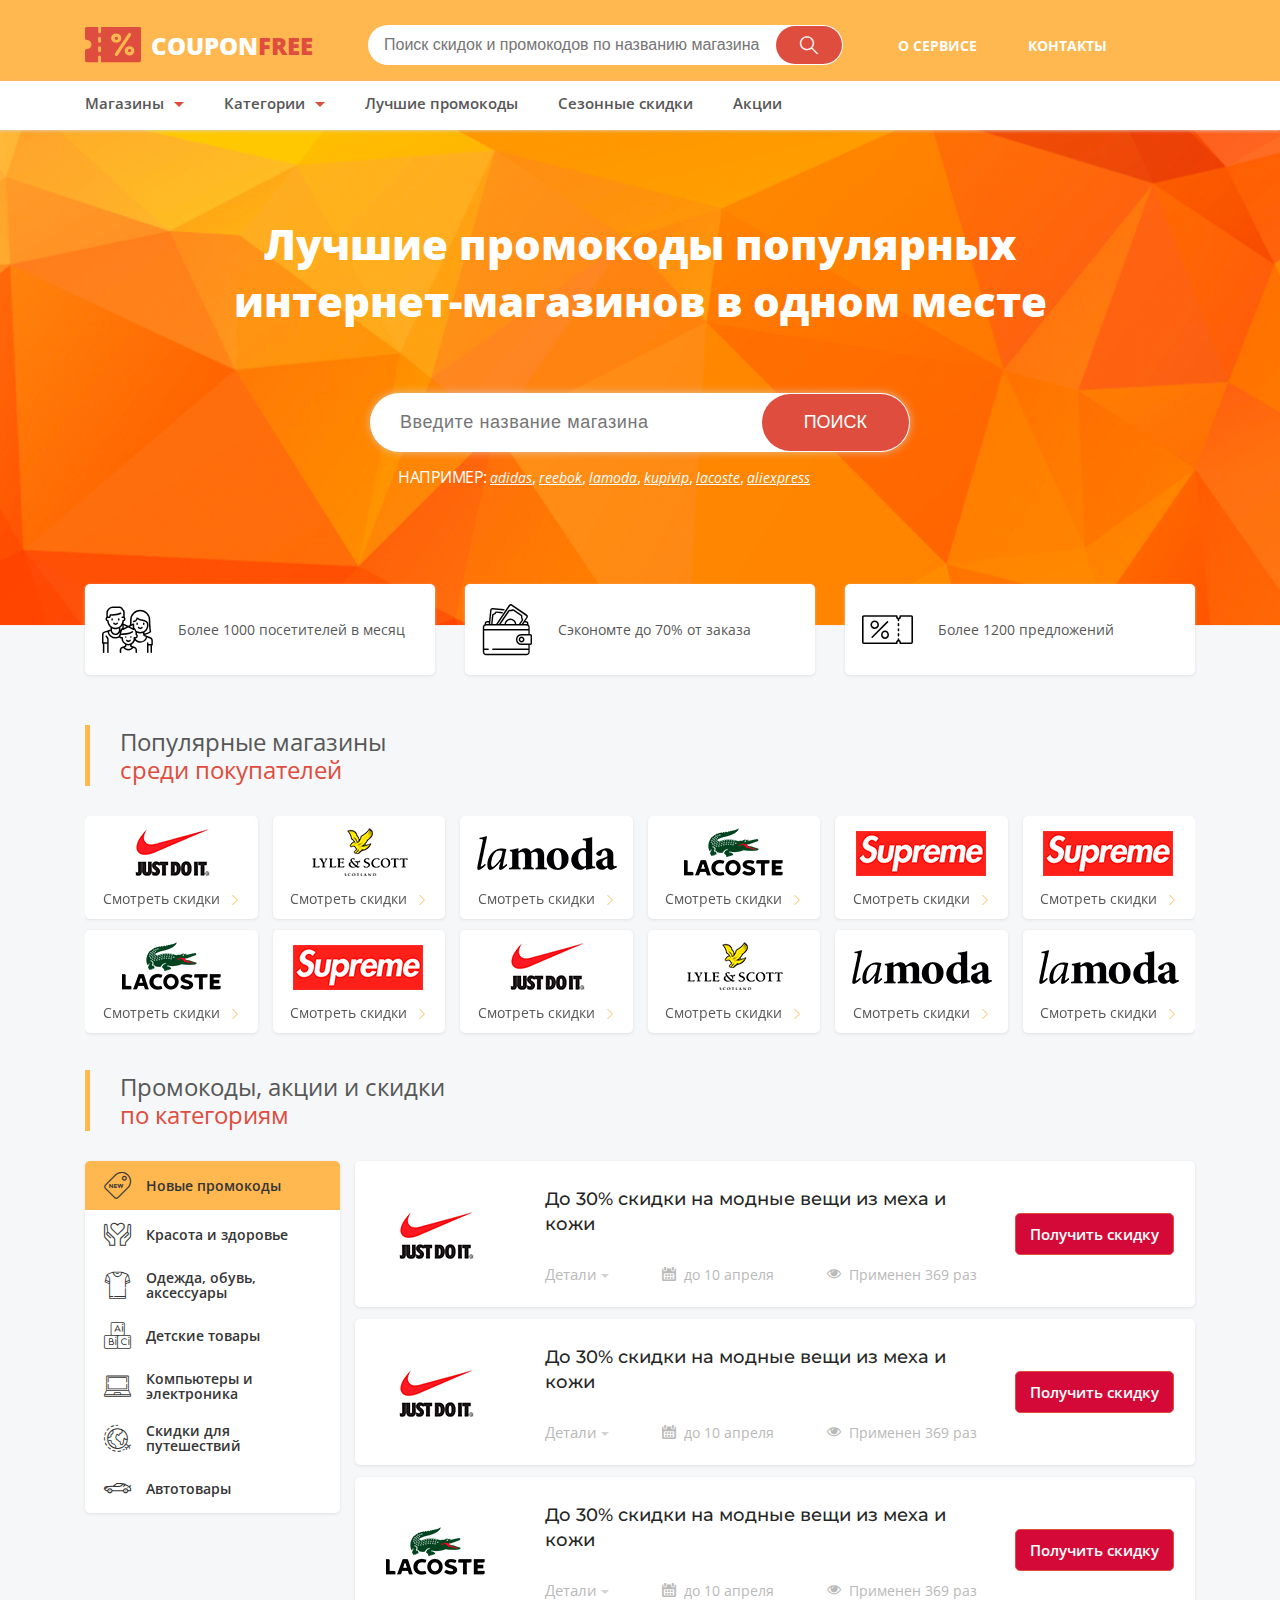
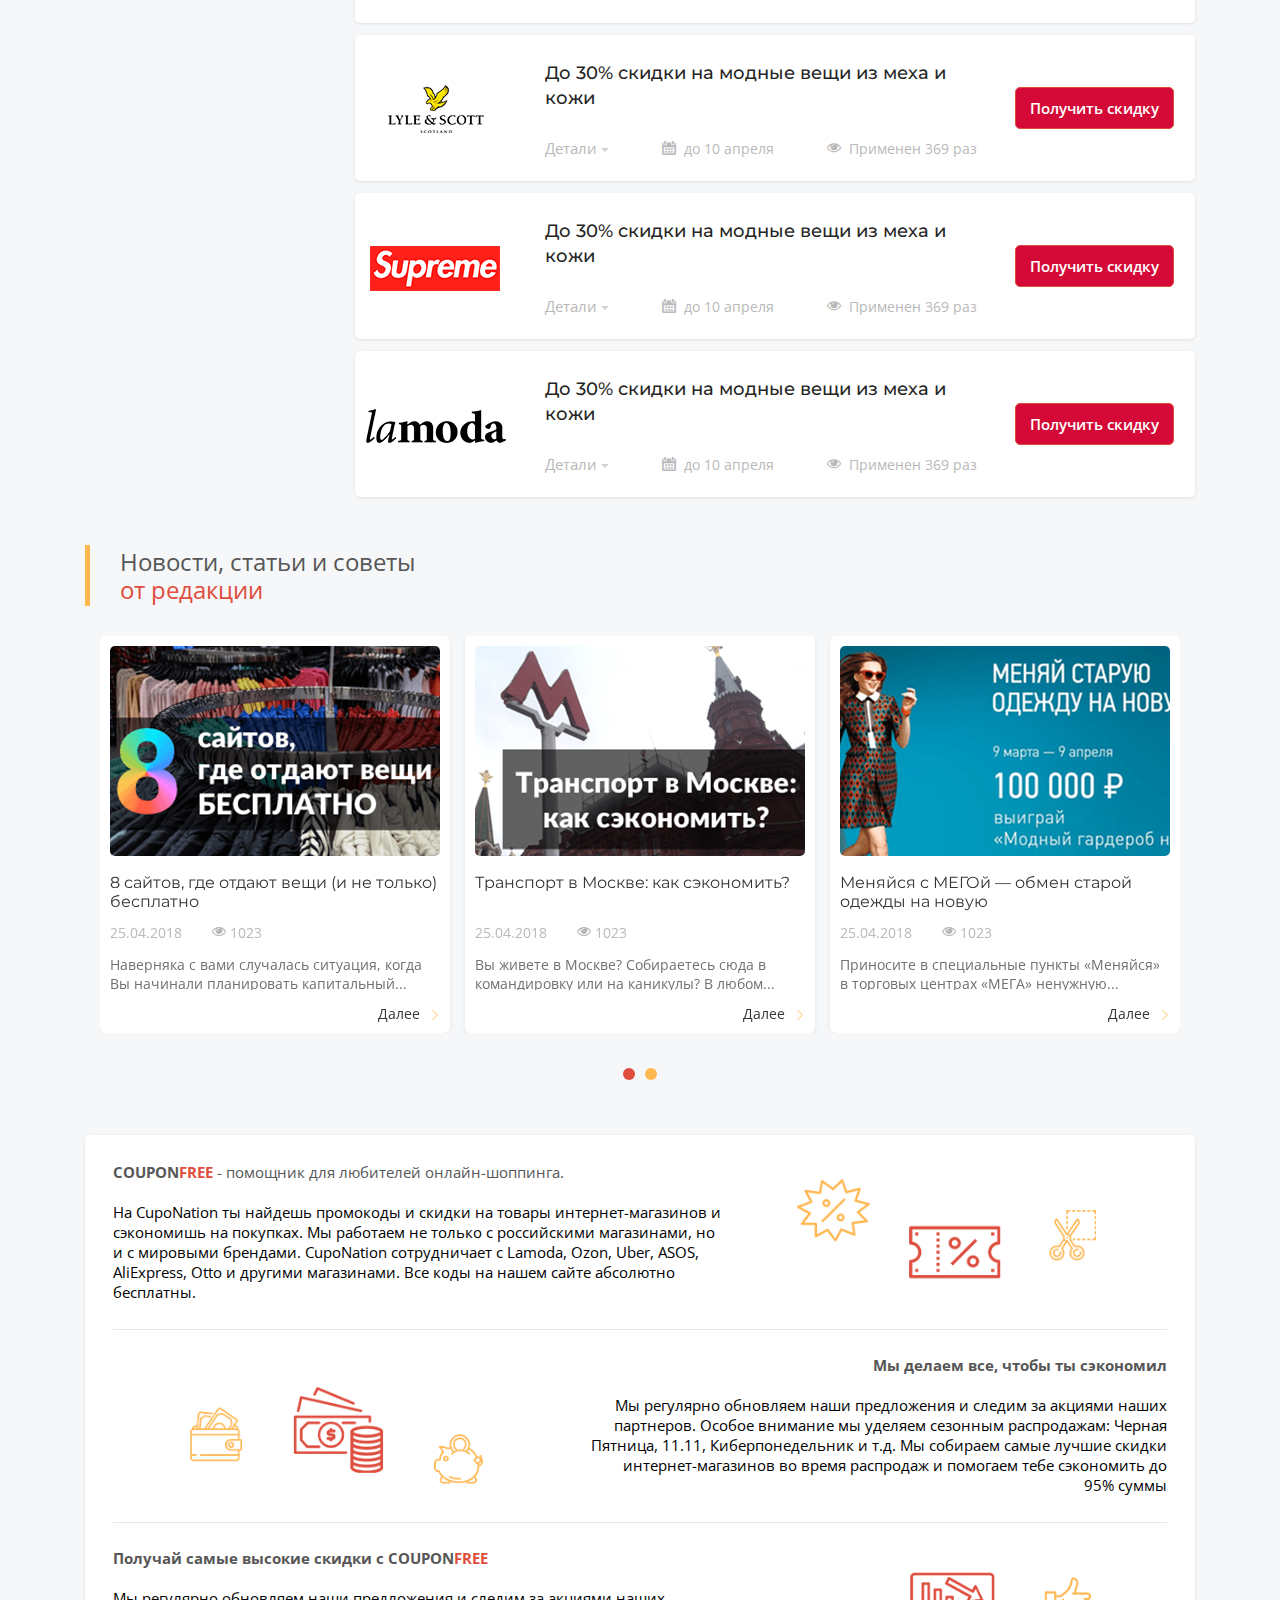
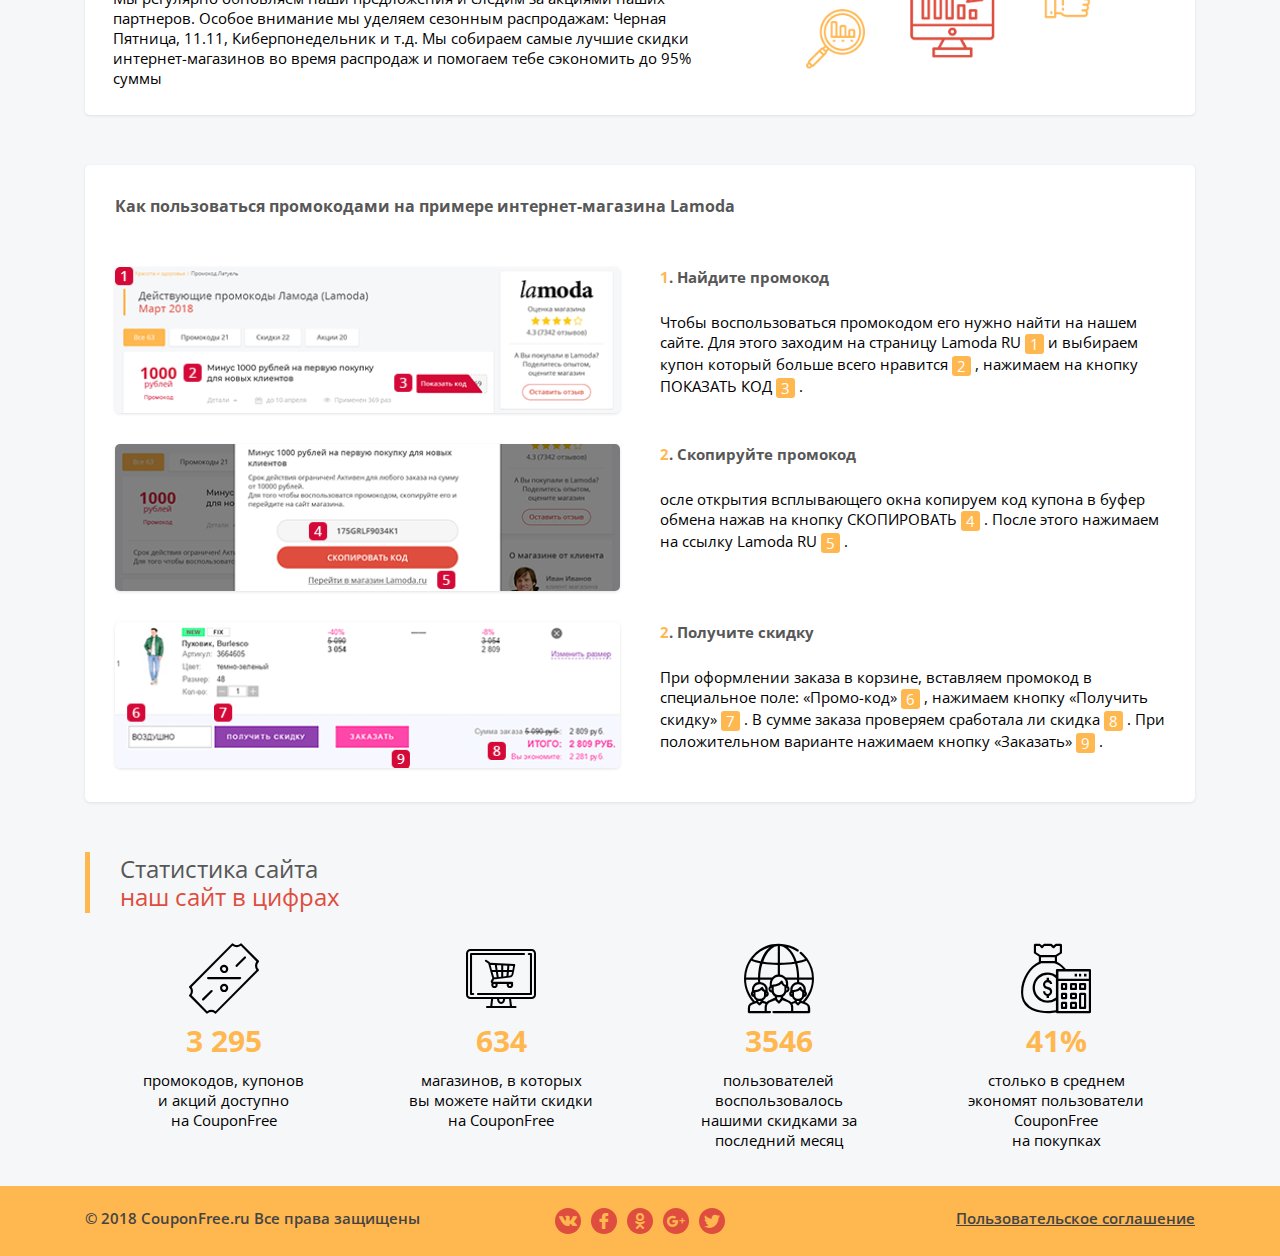
<file: index_.html>
<!DOCTYPE html>
<html lang="ru">
<head>
	<meta charset=utf-8>
	<title>cupon free</title>
	<meta name="viewport" id="viewport" content="width=device-width, initial-scale=1">
</head>

<body>
	<div class="main">
	
	<header>
	    <div class="wrapper">
	        <div class="header">
	            <a href="/cupon/" class="logo">
	                <i class="icon-scissors2"></i>
	                COUPON<span>FREE</span>
	            </a>
	            <div class="header_search">
	                <input type="text" placeholder="Поиск скидок и промокодов по названию магазина">
	                <button type="submit"><i class="icon-search"></i></button>
	            </div>
	            <a href="" class="header_nav_mob">
	                <span></span>
	                <span></span>
	                <span></span>
	            </a>
	            <div class="header_nav">
	                <a href="">О СЕРВИСЕ</a>
	                <a href="">КОНТАКТЫ</a>
	            </div> 
	        </div>
	    </div>
	    <nav>
	        <a href="" class="nav_close"><i class="icon-close"></i></a>
	        <div class="wrapper">
	            <div>
	                <a href="" class="nav_a nav_a_mClick">Магазины</a>
	                <div class="nav_dd">
	                    <div class="nav_block">
	                        <div class="nav_left">
	                            <a href="" class="back"><i class="icon-next"></i>Назад</a>
	                            <a href="" class="nav_a">adidas</a>
	                            <a href="" class="nav_a">AliExpress</a>
	                            <a href="" class="nav_a">ASOS</a>
	                            <a href="" class="nav_a">Biglion</a>
	                            <a href="" class="nav_a">Bonprix</a>
	                            <a href="" class="nav_a">Butik</a>
	                            
	                            
	                            <a href="" class="nav_a">Delivery Club</a>
	                            <a href="" class="nav_a">Ebay</a>
	                            <a href="" class="nav_a">Gearbest</a>
	                            <a href="" class="nav_a">KupiVip</a>
	                            <a href="" class="nav_a">Lamoda</a>
	                            <a href="" class="nav_a">O'stin</a>
	
	                            <a href="" class="nav_a">OBI</a>
	                            <a href="" class="nav_a">Oldi</a>
	                            <a href="" class="nav_a">Ozon.ru</a>
	                            <a href="" class="nav_a">Reebok</a>
	                            <a href="" class="nav_a">S7</a>
	                            <a href="" class="nav_a">Sunlight</a>
	
	                            <a href="" class="nav_a">Toy.ru</a>
	                            <a href="" class="nav_a">Wildberries</a>
	                            <a href="" class="nav_a">Буквоед</a>
	                            <a href="" class="nav_a">Дочки Сыночки</a>
	                            <a href="" class="nav_a">Л'Этуаль</a>
	                            <a href="" class="nav_a">М.Видео</a>
	
	                        </div>
	                        
	                        <div class="nav_right">
	                            Доступно магазинов:
	                            <div>
	                                1527
	                            </div>
	                            <a href="" class="btn">
	                                Выбрать магазин
	                            </a>
	                        </div>
	                    </div>
	                </div>
	            </div>
	            <div>
	                <a href="" class="nav_a nav_a_mClick">Категории</a>
	                <div class="nav_dd">
	                    <div class="nav_block">
	                        <div class="nav_left">
	                            <a href="" class="back"><i class="icon-next"></i>Назад</a>
	                            <a href="" class="nav_a">adidas</a>
	                            <a href="" class="nav_a">AliExpress</a>
	                            <a href="" class="nav_a">ASOS</a>
	                            <a href="" class="nav_a">Biglion</a>
	                            <a href="" class="nav_a">Bonprix</a>
	                            <a href="" class="nav_a">Butik</a>
	                            
	                            
	                            <a href="" class="nav_a">Delivery Club</a>
	                            <a href="" class="nav_a">Ebay</a>
	                            <a href="" class="nav_a">Gearbest</a>
	                            <a href="" class="nav_a">KupiVip</a>
	                            <a href="" class="nav_a">Lamoda</a>
	                            <a href="" class="nav_a">O'stin</a>
	
	                            <a href="" class="nav_a">OBI</a>
	                            <a href="" class="nav_a">Oldi</a>
	                            <a href="" class="nav_a">Ozon.ru</a>
	                            <a href="" class="nav_a">Reebok</a>
	                            <a href="" class="nav_a">S7</a>
	                            <a href="" class="nav_a">Sunlight</a>
	
	                            <a href="" class="nav_a">Toy.ru</a>
	                            <a href="" class="nav_a">Wildberries</a>
	                            <a href="" class="nav_a">Буквоед</a>
	                            <a href="" class="nav_a">Дочки Сыночки</a>
	                            <a href="" class="nav_a">Л'Этуаль</a>
	                            <a href="" class="nav_a">М.Видео</a>
	
	                        </div>
	                        
	                        <div class="nav_right">
	                            Доступно магазинов:
	                            <div>
	                                1527
	                            </div>
	                            <a href="" class="btn">
	                                Выбрать магазин
	                            </a>
	                        </div>
	                    </div>
	                </div>
	            </div>
	            <a href="" class="nav_a">Лучшие промокоды</a>
	            <a href="" class="nav_a">Сезонные скидки</a>
	            <a href="" class="nav_a">Акции</a>
	            <a href="" class="nav_a nav_a_mob">О СЕРВИСЕ</a>
	            <a href="" class="nav_a nav_a_mob">КОНТАКТЫ</a>
	
	        </div>
	    </nav>
	    <div class="nav_bg"></div>
	</header>
    <section class="index_slide">
        <div class="wrapper">
            <h1>Лучшие промокоды популярных <br>
интернет-магазинов в одном месте</h1>
            <div class="index_slide_search">
                <div class="header_search">
                    <input type="text" placeholder="Введите название магазина">
                    <button>ПОИСК</button>
                </div>
                <div>
                    НАПРИМЕР: <a href="">adidas</a>, <a href="">reebok</a>, <a href="">lamoda</a>, <a href="">kupivip</a>, <a href="">lacoste</a>, <a href="">aliexpress</a>
                </div>
               
            </div>
        </div>
    </section>
    <div class="wrapper">
        <div class="info">
            <a href="">
                <i class="icon-people"></i>
                Более 1000 посетителей в месяц
            </a>
            <a href="">
                <i class="icon-wallet"></i>
                Сэкономте до 70% от заказа
            </a>
            <a href="">
                <i class="icon-coupon"></i>
                Более 1200 предложений
            </a>

        </div>
    </div>

        <div class="wrapper">
            <div class="block_head">
                Популярные магазины
                <span>среди покупателей</span>
            </div>
            <div class="block_cont">
                
                <div class="chess owl-carousel">
                    <div>
                    <a href="" class="item">
                        <div class="item_img">
                            <img src="images/temp/1.png" alt="alt">
                        </div>
                        <span>Смотреть скидки<i class="icon-next"></i></span>
                    </a>
                    <a href="" class="item">
                        <div class="item_img">
                            <img src="images/temp/2.png" alt="alt">
                        </div>
                        <span>Смотреть скидки<i class="icon-next"></i></span>
                    </a>
                    </div>
                    <div>
                    <a href="" class="item">
                        <div class="item_img">
                            <img src="images/temp/3.png" alt="alt">
                        </div>
                        <span>Смотреть скидки<i class="icon-next"></i></span>
                    </a>
                    <a href="" class="item">
                        <div class="item_img">
                            <img src="images/temp/4.png" alt="alt">
                        </div>
                        <span>Смотреть скидки<i class="icon-next"></i></span>
                    </a>
                    </div>
                    <div>
                    <a href="" class="item">
                        <div class="item_img">
                            <img src="images/temp/5.png" alt="alt">
                        </div>
                        <span>Смотреть скидки<i class="icon-next"></i></span>
                    </a>
                    <a href="" class="item">
                        <div class="item_img">
                            <img src="images/temp/1.png" alt="alt">
                        </div>
                        <span>Смотреть скидки<i class="icon-next"></i></span>
                    </a>
                    </div>
                    <div>
                    <a href="" class="item">
                        <div class="item_img">
                            <img src="images/temp/2.png" alt="alt">
                        </div>
                        <span>Смотреть скидки<i class="icon-next"></i></span>
                    </a>
                    <a href="" class="item">
                        <div class="item_img">
                            <img src="images/temp/3.png" alt="alt">
                        </div>
                        <span>Смотреть скидки<i class="icon-next"></i></span>
                    </a>
                    </div>
                    <div>
                    <a href="" class="item">
                        <div class="item_img">
                            <img src="images/temp/4.png" alt="alt">
                        </div>
                        <span>Смотреть скидки<i class="icon-next"></i></span>
                    </a>
                    <a href="" class="item">
                        <div class="item_img">
                            <img src="images/temp/5.png" alt="alt">
                        </div>
                        <span>Смотреть скидки<i class="icon-next"></i></span>
                    </a>
                    </div>
                    <div>
                    <a href="" class="item">
                        <div class="item_img">
                            <img src="images/temp/4.png" alt="alt">
                        </div>
                        <span>Смотреть скидки<i class="icon-next"></i></span>
                    </a>
                    <a href="" class="item">
                        <div class="item_img">
                            <img src="images/temp/5.png" alt="alt">
                        </div>
                        <span>Смотреть скидки<i class="icon-next"></i></span>
                    </a>
                    </div>
                    
                </div>
                
            </div>
        </div>

        <div class="wrapper">
            <div class="block_head">
                Промокоды, акции и скидки
                <span>по категориям</span>
            </div>
            <div class="block_cont block_cont_lr">
                <div class="menu menu_id block_left">
                    <a href="" class="menu_a active"><i class="icon-new"></i>Новые промокоды</a>
                    <a href="" class="menu_a"><i class="icon-charity"></i>Красота и здоровье</a>
                    <a href="" class="menu_a"><i class="icon-shirt"></i>Одежда, обувь, 
аксессуары</a>
                    <a href="" class="menu_a"><i class="icon-abct-bricks"></i>Детские товары</a>
                    <a href="" class="menu_a"><i class="icon-laptop"></i>Компьютеры и
электроника</a>
                    <a href="" class="menu_a"><i class="icon-world"></i>Скидки для 
путешествий</a>
                    <a href="" class="menu_a"><i class="icon-transport2"></i>Автотовары</a>
                </div>
                <div class="block_right">
                    <div class="item_discount">
                        <div class="item_top">
                            <a href="" class="item_img">
                                <img src="images/temp/1.png" alt="alt">
                            </a>
                            <div class="item_info">
                                <div class="item_info_left">
                                    <div>
                                        <a href="" class="item_img">
                                            <img src="images/temp/1.png" alt="alt">
                                        </a>
                                        <a href="" class="item_name">До 30% скидки на модные вещи из меха и кожи</a>
                                    </div>
                                    <div class="item_info_bottom">
                                        <div class="detailed">
                                            <div class="detailed_head"><span>Детали</span></div>
                                            <div class="detailed_block">
                                                Детали контент
                                            </div>
                                        </div>
                                        <div class="">
                                            <i class="icon-calendar"></i>до 10 апреля
                                        </div>
                                        <div>
                                            <i class="icon-shapes"></i>Применен 369 раз
                                        </div>
                                    </div>
                                </div>
                                <div class="item_info_right">
                                    <a href="" class="btn btn_dis">
                                        Получить скидку
                                    </a>
                                    <div class="detailed">
                                        <div class="detailed_head"><span>Детали</span></div>
                                        <div class="detailed_block">
                                            Детали контент
                                        </div>
                                    </div>
                                </div>
                            </div>
                        </div>
                    </div>
                    <div class="item_discount">
                        <div class="item_top">
                            <a href="" class="item_img">
                                <img src="images/temp/1.png" alt="alt">
                            </a>
                            <div class="item_info">
                                <div class="item_info_left">
                                    <div>
                                        <a href="" class="item_img">
                                            <img src="images/temp/1.png" alt="alt">
                                        </a>
                                        <a href="" class="item_name">До 30% скидки на модные вещи из меха и кожи</a>
                                    </div>
                                    <div class="item_info_bottom">
                                        <div class="detailed">
                                            <div class="detailed_head"><span>Детали</span></div>
                                            <div class="detailed_block">
                                                Детали контент
                                            </div>
                                        </div>
                                        <div class="">
                                            <i class="icon-calendar"></i>до 10 апреля
                                        </div>
                                        <div>
                                            <i class="icon-shapes"></i>Применен 369 раз
                                        </div>
                                    </div>
                                </div>
                                <div class="item_info_right">
                                    <a href="" class="btn btn_dis">
                                        Получить скидку
                                    </a>
                                    <div class="detailed">
                                        <div class="detailed_head"><span>Детали</span></div>
                                        <div class="detailed_block">
                                            Детали контент
                                        </div>
                                    </div>
                                </div>
                            </div>
                        </div>
                    </div>
                    
                    <div class="item_discount">
                        <div class="item_top">
                            <a href="" class="item_img">
                                <img src="images/temp/2.png" alt="alt">
                            </a>
                            <div class="item_info">
                                <div class="item_info_left">
                                    <div>
                                        <a href="" class="item_img">
                                            <img src="images/temp/2.png" alt="alt">
                                        </a>
                                        <a href="" class="item_name">До 30% скидки на модные вещи из меха и кожи</a>
                                    </div>
                                    <div class="item_info_bottom">
                                        <div class="detailed">
                                            <div class="detailed_head"><span>Детали</span></div>
                                            <div class="detailed_block">
                                                Детали контент
                                            </div>
                                        </div>
                                        <div class="">
                                            <i class="icon-calendar"></i>до 10 апреля
                                        </div>
                                        <div>
                                            <i class="icon-shapes"></i>Применен 369 раз
                                        </div>
                                    </div>
                                </div>
                                <div class="item_info_right">
                                    <a href="" class="btn btn_dis">
                                        Получить скидку
                                    </a>
                                    <div class="detailed">
                                        <div class="detailed_head"><span>Детали</span></div>
                                        <div class="detailed_block">
                                            Детали контент
                                        </div>
                                    </div>
                                </div>
                            </div>
                        </div>
                    </div>
                    <div class="item_discount">
                        <div class="item_top">
                            <a href="" class="item_img">
                                <img src="images/temp/3.png" alt="alt">
                            </a>
                            <div class="item_info">
                                <div class="item_info_left">
                                    <div>
                                        <a href="" class="item_img">
                                            <img src="images/temp/3.png" alt="alt">
                                        </a>
                                        <a href="" class="item_name">До 30% скидки на модные вещи из меха и кожи</a>
                                    </div>
                                    <div class="item_info_bottom">
                                        <div class="detailed">
                                            <div class="detailed_head"><span>Детали</span></div>
                                            <div class="detailed_block">
                                                Детали контент
                                            </div>
                                        </div>
                                        <div class="">
                                            <i class="icon-calendar"></i>до 10 апреля
                                        </div>
                                        <div>
                                            <i class="icon-shapes"></i>Применен 369 раз
                                        </div>
                                    </div>
                                </div>
                                <div class="item_info_right">
                                    <a href="" class="btn btn_dis">
                                        Получить скидку
                                    </a>
                                    <div class="detailed">
                                        <div class="detailed_head"><span>Детали</span></div>
                                        <div class="detailed_block">
                                            Детали контент
                                        </div>
                                    </div>
                                </div>
                            </div>
                        </div>
                    </div>
                    
                    <div class="item_discount">
                        <div class="item_top">
                            <a href="" class="item_img">
                                <img src="images/temp/4.png" alt="alt">
                            </a>
                            <div class="item_info">
                                <div class="item_info_left">
                                    <div>
                                        <a href="" class="item_img">
                                            <img src="images/temp/4.png" alt="alt">
                                        </a>
                                        <a href="" class="item_name">До 30% скидки на модные вещи из меха и кожи</a>
                                    </div>
                                    <div class="item_info_bottom">
                                        <div class="detailed">
                                            <div class="detailed_head"><span>Детали</span></div>
                                            <div class="detailed_block">
                                                Детали контент
                                            </div>
                                        </div>
                                        <div class="">
                                            <i class="icon-calendar"></i>до 10 апреля
                                        </div>
                                        <div>
                                            <i class="icon-shapes"></i>Применен 369 раз
                                        </div>
                                    </div>
                                </div>
                                <div class="item_info_right">
                                    <a href="" class="btn btn_dis">
                                        Получить скидку
                                    </a>
                                    <div class="detailed">
                                        <div class="detailed_head"><span>Детали</span></div>
                                        <div class="detailed_block">
                                            Детали контент
                                        </div>
                                    </div>
                                </div>
                            </div>
                        </div>
                    </div>
                    
                    <div class="item_discount">
                        <div class="item_top">
                            <a href="" class="item_img">
                                <img src="images/temp/5.png" alt="alt">
                            </a>
                            <div class="item_info">
                                <div class="item_info_left">
                                    <div>
                                        <a href="" class="item_img">
                                            <img src="images/temp/5.png" alt="alt">
                                        </a>
                                        <a href="" class="item_name">До 30% скидки на модные вещи из меха и кожи</a>
                                    </div>
                                    <div class="item_info_bottom">
                                        <div class="detailed">
                                            <div class="detailed_head"><span>Детали</span></div>
                                            <div class="detailed_block">
                                                Детали контент
                                            </div>
                                        </div>
                                        <div class="">
                                            <i class="icon-calendar"></i>до 10 апреля
                                        </div>
                                        <div>
                                            <i class="icon-shapes"></i>Применен 369 раз
                                        </div>
                                    </div>
                                </div>
                                <div class="item_info_right">
                                    <a href="" class="btn btn_dis">
                                        Получить скидку
                                    </a>
                                    <div class="detailed">
                                        <div class="detailed_head"><span>Детали</span></div>
                                        <div class="detailed_block">
                                            Детали контент
                                        </div>
                                    </div>
                                </div>
                            </div>
                        </div>
                    </div>
                    
                    
                    
                </div>
            </div>
        </div>
        <div class="wrapper">
            <div class="block_head">
                Новости, статьи и советы
                <span>от редакции</span>
            </div>
            <div class="block_cont">
                <div class="index_slider owl-carousel">
                    <div class="item_slider">
                        <a href="" class="item_slider_img">
                            <img src="images/temp/7.png" alt="alt">
                        </a>
                        <a href="" class="item_slider_name">
                            8 сайтов, где отдают вещи (и не только) бесплатно
                        </a>
                        <div class="item_slider_info"> 
                            <div>
                                25.04.2018
                            </div>
                            <div>
                                <i class="icon-shapes"></i>1023
                            </div>
                        </div>
                        <p>
                            Наверняка с вами случалась ситуация, когда Вы начинали планировать капитальный...
                        </p>
                        <a href="" class="item_slider_more">
                            Далее<i class="icon-next"></i>
                        </a>
                    </div>
                    <div class="item_slider">
                        <a href="" class="item_slider_img">
                            <img src="images/temp/8.png" alt="alt">
                        </a>
                        <a href="" class="item_slider_name">
                            Транспорт в Москве: как сэкономить?
                        </a>
                        <div class="item_slider_info">
                            <div>
                                25.04.2018
                            </div>
                            <div>
                                <i class="icon-shapes"></i>1023
                            </div>
                        </div>
                        <p>
                            Вы живете в Москве? Собираетесь сюда в 
командировку или на каникулы? В любом...
                        </p>
                        <a href="" class="item_slider_more">
                            Далее<i class="icon-next"></i>
                        </a>
                    </div>
                    <div class="item_slider">
                        <a href="" class="item_slider_img">
                            <img src="images/temp/9.png" alt="alt">
                        </a>
                        <a href="" class="item_slider_name">
                            Меняйся с МЕГОй — обмен старой одежды на новую
                        </a>
                        <div class="item_slider_info">
                            <div>
                                25.04.2018
                            </div>
                            <div>
                                <i class="icon-shapes"></i>1023
                            </div>
                        </div>
                        <p>
                            Приносите в специальные пункты «Меняйся» в торговых центрах «МЕГА» ненужную...
                        </p>
                        <a href="" class="item_slider_more">
                            Далее<i class="icon-next"></i>
                        </a>
                    </div>
                    <div class="item_slider">
                        <a href="" class="item_slider_img">
                            <img src="images/temp/7.png" alt="alt">
                        </a>
                        <a href="" class="item_slider_name">
                            8 сайтов, где отдают вещи (и не только) бесплатно
                        </a>
                        <div class="item_slider_info"> 
                            <div>
                                25.04.2018
                            </div>
                            <div>
                                <i class="icon-shapes"></i>1023
                            </div>
                        </div>
                        <p>
                            Наверняка с вами случалась ситуация, когда Вы начинали планировать капитальный...
                        </p>
                        <a href="" class="item_slider_more">
                            Далее<i class="icon-next"></i>
                        </a>
                    </div>
                    <div class="item_slider">
                        <a href="" class="item_slider_img">
                            <img src="images/temp/8.png" alt="alt">
                        </a>
                        <a href="" class="item_slider_name">
                            Транспорт в Москве: как сэкономить?
                        </a>
                        <div class="item_slider_info">
                            <div>
                                25.04.2018
                            </div>
                            <div>
                                <i class="icon-shapes"></i>1023
                            </div>
                        </div>
                        <p>
                            Вы живете в Москве? Собираетесь сюда в 
командировку или на каникулы? В любом...
                        </p>
                        <a href="" class="item_slider_more">
                            Далее<i class="icon-next"></i>
                        </a>
                    </div>
                    <div class="item_slider">
                        <a href="" class="item_slider_img">
                            <img src="images/temp/9.png" alt="alt">
                        </a>
                        <a href="" class="item_slider_name">
                            Меняйся с МЕГОй — обмен старой одежды на новую
                        </a>
                        <div class="item_slider_info">
                            <div>
                                25.04.2018
                            </div>
                            <div>
                                <i class="icon-shapes"></i>1023
                            </div>
                        </div>
                        <p>
                            Приносите в специальные пункты «Меняйся» в торговых центрах «МЕГА» ненужную...
                        </p>
                        <a href="" class="item_slider_more">
                            Далее<i class="icon-next"></i>
                        </a>
                    </div>
                    
                    
                </div>
            </div>
        </div>
    <div class="wrapper">
        <div class="info_mag ">
        <div class="info_mag_item">
            <div class="info_mag_left">
                <div class="info_mag_head">
                    <b><span class="logo_cont">COUPON<span>FREE</span></span></b> - помощник для любителей онлайн-шоппинга.
                </div>
                <p>
                    На CupoNation ты найдешь промокоды и скидки на товары интернет-магазинов и сэкономишь на покупках. Мы работаем не только с российскими магазинами, но и с мировыми брендами. CupoNation сотрудничает с Lamoda, Ozon, Uber, ASOS, AliExpress, Otto и другими магазинами. Все коды на нашем сайте абсолютно бесплатны.
                </p>
            </div>
            <div class="info_mag_right">
                <img src="images/info/1.png" alt="alt">
            </div>
        </div>
        <div class="info_mag_item">
            
            <div class="info_mag_right">
                <img src="images/info/2.png" alt="alt">
            </div>
            <div class="info_mag_left">
                <div class="info_mag_head">
                    <b>Мы делаем все, чтобы ты сэкономил</b>
                </div>
                <p>
                    Мы регулярно обновляем наши предложения и следим за акциями наших партнеров. Особое внимание мы уделяем сезонным распродажам: 
Черная Пятница, 11.11, Киберпонедельник и т.д. Мы собираем самые лучшие скидки интернет-магазинов во время распродаж и помогаем тебе сэкономить до 95% суммы
                </p>
            </div>
        </div>
        <div class="info_mag_item">
            
            
            <div class="info_mag_left">
                <div class="info_mag_head">
                    <b>Получай самые высокие скидки с <span class="logo_cont">COUPON<span>FREE</span></span></b>
                </div>
                <p>
                    Мы регулярно обновляем наши предложения и следим за акциями наших партнеров. Особое внимание мы уделяем сезонным распродажам: 
Черная Пятница, 11.11, Киберпонедельник и т.д. Мы собираем самые лучшие скидки интернет-магазинов во время распродаж и помогаем тебе сэкономить до 95% суммы
                </p>
            </div>
            <div class="info_mag_right">
                <img src="images/info/3.png" alt="alt">
            </div>
        </div>
        </div>
    </div>
    
    <div class="wrapper">
        
        
        <div class="how_block"> 
            
            <div class="how">
                <div class="how_head">
                    <b>Как пользоваться промокодами на примере интернет-магазина Lamoda</b>
                </div>
                <div class="how_item">
                    <div class="how_left">
                        <img src="images/info/4.png" alt="alt">
                    </div>
                    <div class="how_right">
                        <div class="how_item_head">
                            <span>1</span>. Найдите промокод
                        </div>
                        <div class="how_item_body">

    Чтобы воспользоваться промокодом его нужно найти на нашем сайте. Для этого заходим на страницу Lamoda RU  <span>1</span>  и выбираем купон который больше всего нравится  <span>2</span>  , нажимаем на кнопку ПОКАЗАТЬ КОД  <span>3</span> .
                        </div>
                    </div>
                </div>
                <div class="how_item">
                    <div class="how_left">
                        <img src="images/info/5.png" alt="alt">
                    </div>
                    <div class="how_right">
                        <div class="how_item_head">
                            <span>2</span>. Скопируйте промокод
                        </div>
                        <div class="how_item_body">

    осле открытия всплывающего окна копируем код купона в буфер обмена нажав на кнопку СКОПИРОВАТЬ  <span>4</span> . После этого нажимаем на ссылку Lamoda RU  <span>5</span>  .
                        </div>
                    </div>
                </div>

                <div class="how_item">
                <div class="how_left">
                    <img src="images/info/6.png" alt="alt">
                </div>
                <div class="how_right">
                    <div class="how_item_head">
                        <span>2</span>. Получите скидку
                    </div>
                    <div class="how_item_body">

При оформлении заказа в корзине, вставляем промокод в специальное поле: «Промо-код»  <span>6</span>  , нажимаем кнопку 
«Получить скидку» <span>7</span>  . В сумме заказа проверяем сработала ли скидка <span>8</span>  . При положительном варианте нажимаем кнопку «Заказать»  <span>9</span>  .
                    </div>
                </div>
            </div>
            
            </div>
        </div>
    </div>
    
    <div class="wrapper">
        <div class="block_head">
            Статистика сайта
            <span>наш сайт в цифрах</span>
        </div>
        <div class="block_cont">
            <div class="stat">
                <div class="stat_item">
                    <i class="icon-discount-1"></i>
                    <span>3 295</span>
                    <div>
                        промокодов, купонов  <br>
                        и акций доступно  <br>
                        на CouponFree
                    </div>
                </div>
                <div class="stat_item">
                    <i class="icon-monitor"></i>
                    <span>634</span>
                    <div>
                        магазинов, в которых  <br>
вы можете найти скидки<br> на CouponFree
                    </div>
                </div>
                <div class="stat_item">
                    <i class="icon-people-1"></i>
                    <span>3546</span>
                    <div>
                        пользователей <br>
воспользовалось<br> нашими скидками за<br> последний месяц
                    </div>
                </div>
                <div class="stat_item">
                    <i class="icon-money-2"></i>
                    <span>41%</span>
                    <div>
                        столько в среднем  <br>
экономят пользователи<br> CouponFree  <br>
на покупках
                    </div>
                </div>
                
            </div>
        </div>
    </div>
	
	</div>
	<footer>
	    <div class="wrapper">
	        <div class="clearfix">
	            <div class="copy">
	                <span>© 2018 CouponFree.ru</span> Все права защищены
	            </div>
	            <a href="">
	                Пользовательское соглашение
	            </a>
	            <div class="social">
	                <a href="" target="_blank"><i class="icon-vk"></i></a>
	                <a href="" target="_blank"><i class="icon-fb"></i></a>
	                <a href="" target="_blank"><i class="icon-od"></i></a>
	                <a href="" target="_blank"><i class="icon-gp"></i></a>
	                <a href="" target="_blank"><i class="icon-tw"></i></a>
	            </div>
	            
	        </div>
	    </div>
	</footer>
	<div class="pop">
		    <div class="pop_bg"></div>
		    <div class="pop_cont">
		
		            <a href="" class="pop_close"><i class="icon-close"></i></a>
		            <div class="pop_block block_bg">
	
		                <div class="pop_cart">
		                    <div class="center">
	                            <img src="images/temp/14.png" alt="alt">    
	                        </div> 
		                    <div class="pop_head">
	                            Минус 1000 рублей на первую покупку для новых клиентов
	                        </div>
	                        <p>
	                            Срок действия ограничен! Активен для любого заказа на сумму 
	от 10000 рублей.
	
	                        </p>
	                        <p>
	                            Для того чтобы воспользоватся промокодом, скопируйте его и перейдите на сайт магазина.
	                        </p>
	                        
	                        <div class="pseudo">
	                            <input type="text" disabled class="pseudo_input" value="175GRLF9034K1">
	                            <span class="pseudo_a" id="Copy">СКОПИРОВАТЬ КОД</span>
	                            <a href="">Перейти в магазин Lamoda.ru</a>
	                            
	                        </div>
		                </div>
		            </div>
		    </div>
		</div>
	<link rel="stylesheet" type="text/css" href="css/style.css" />
	
	
	<script src="js/libs/jquery-3.2.1.min.js"></script>
	<script src="js/libs/owl.carousel.min.js"></script>
	<!--<script src="js/libs/jquery.formstyler.js"></script>-->
	<!--<link rel="stylesheet" type="text/css" href="js/libs/assets/jquery.formstyler.css" />-->
	<!--<link rel="stylesheet" type="text/css" href="js/libs/assets/jquery.formstyler.theme.css" />-->
	
	<!--<script src="js/libs/jquery.fancybox.min.js"></script>-->
	<!--<link rel="stylesheet" type="text/css" href="js/libs/jquery.fancybox.min.css" />-->
	
	
	
	<link type="text/css" href="js/libs/assets/jquery.jscrollpane.css" rel="stylesheet" media="all" />
	<script src="js/libs/jquery.mousewheel.js"></script>
	<script src="js/libs/jquery.jscrollpane.min.js"></script>
	
	<!--general-->
	<script src="js/common.js"></script>
</body>
</html>
</file>
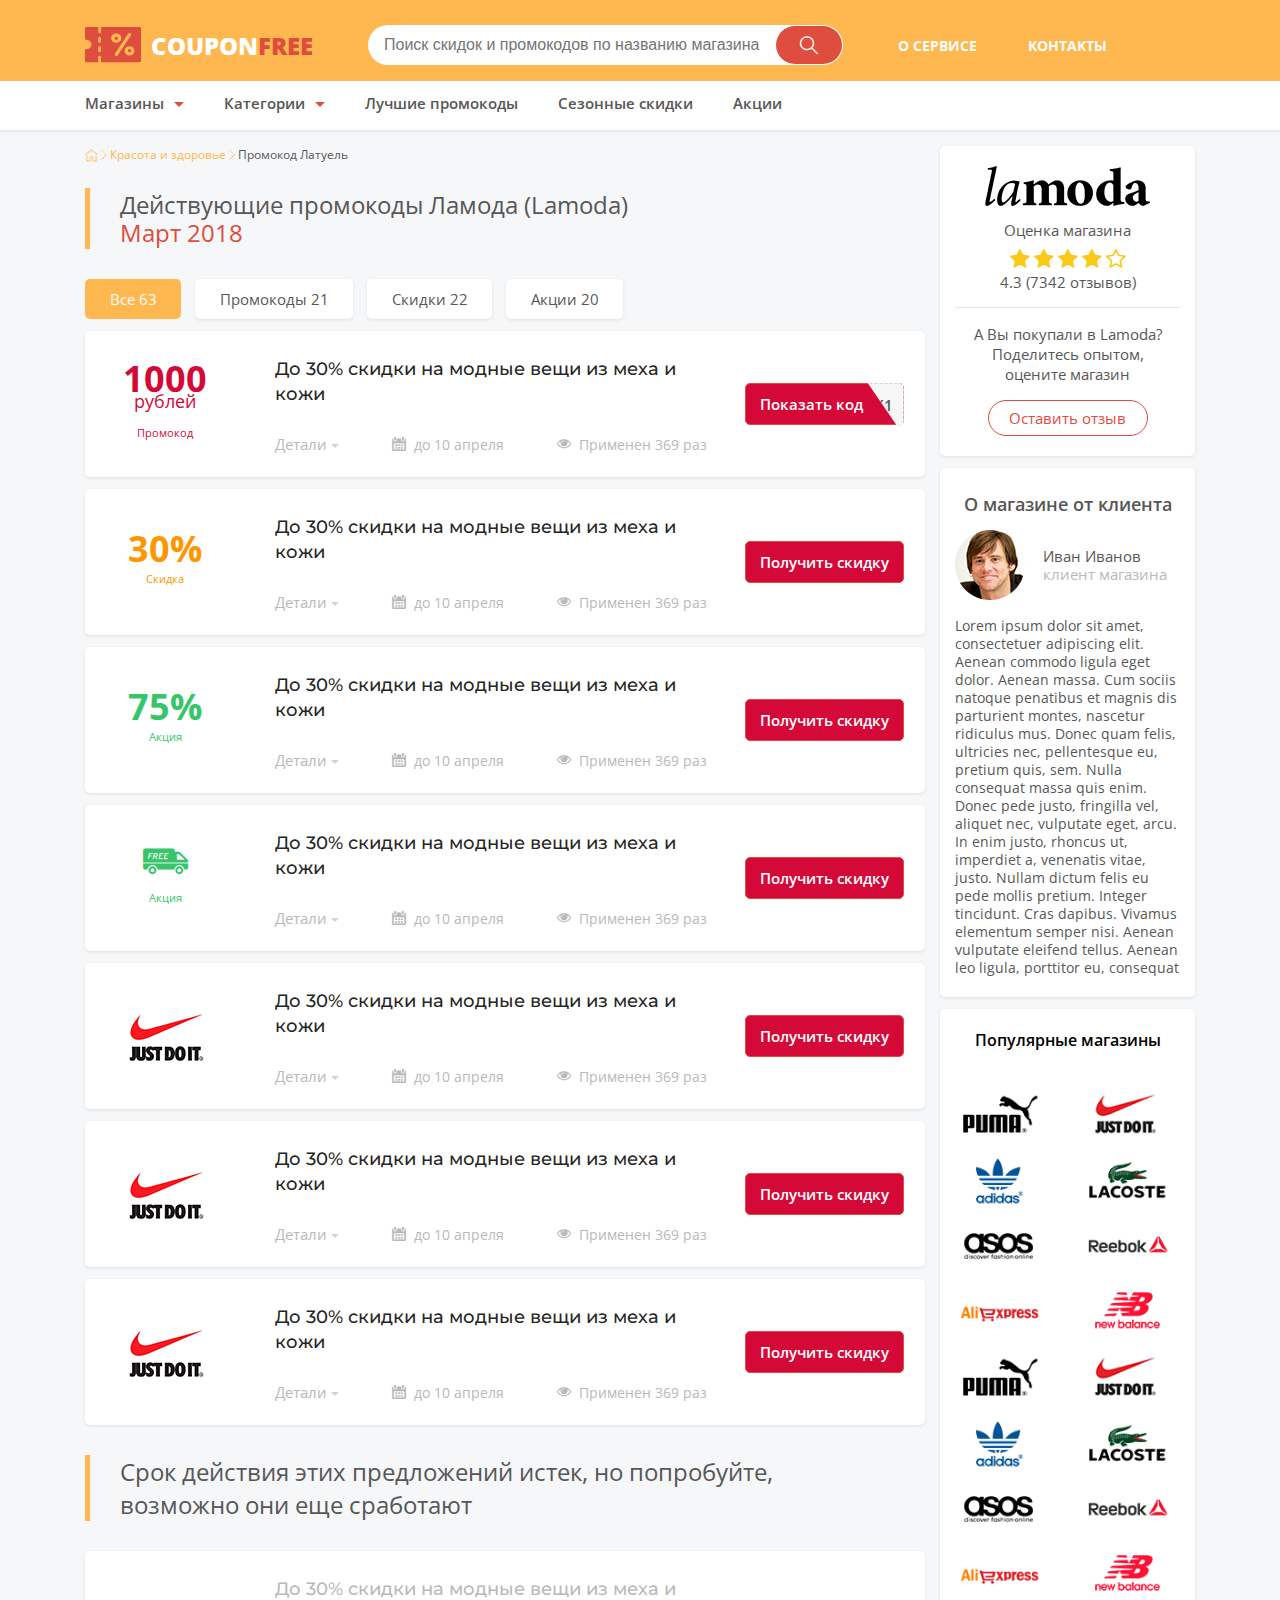
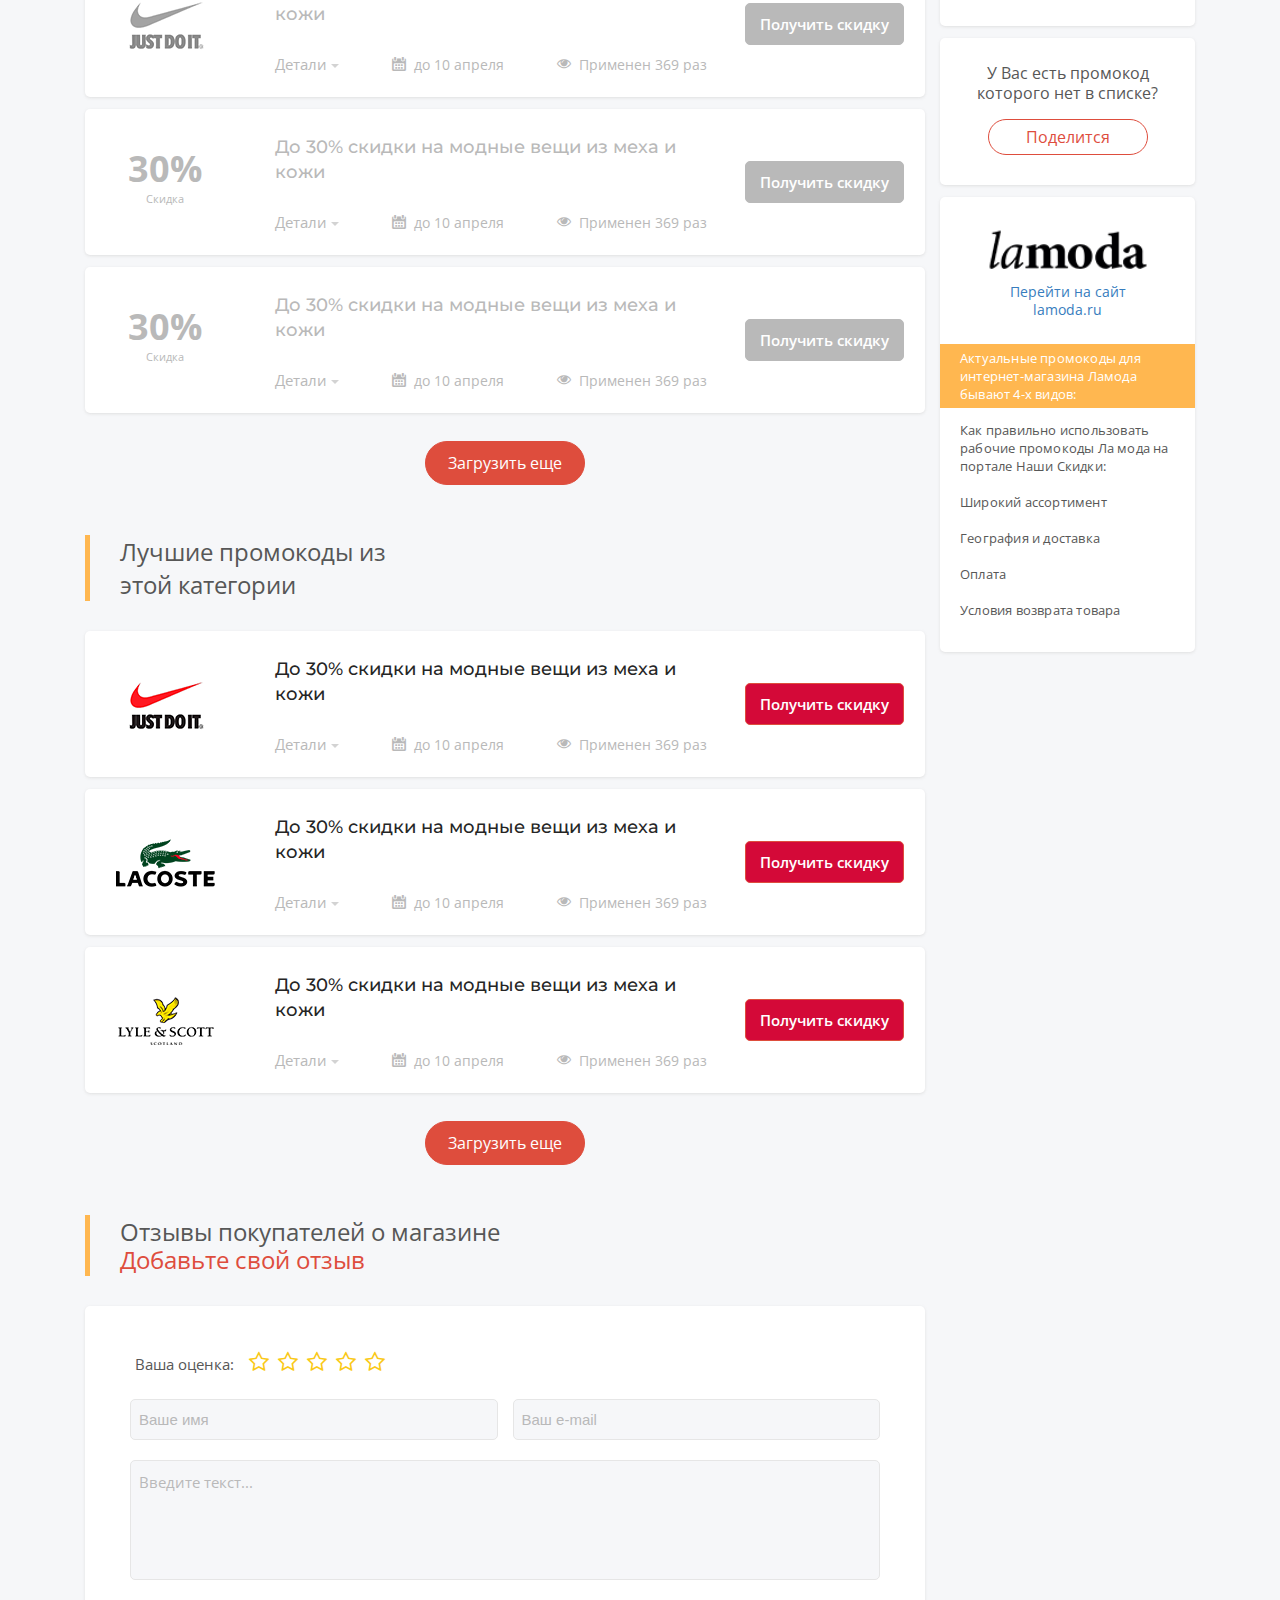
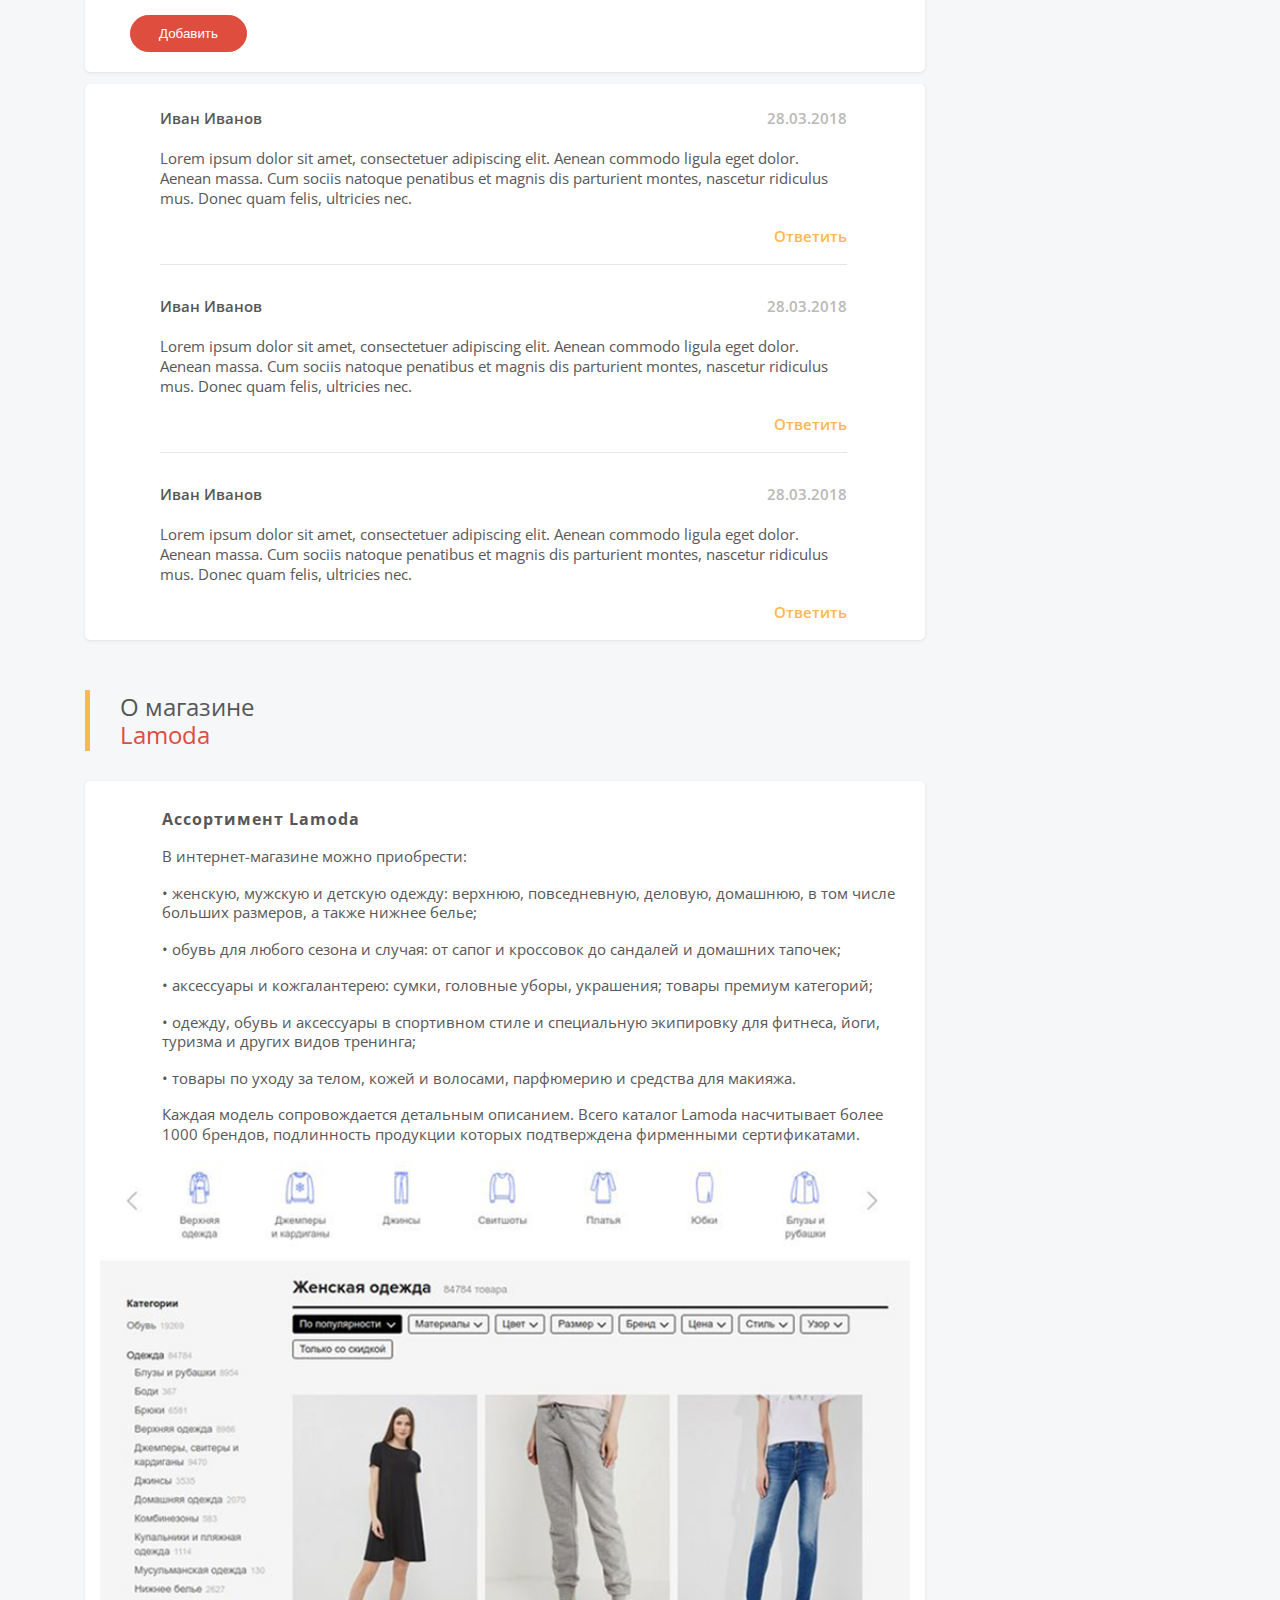
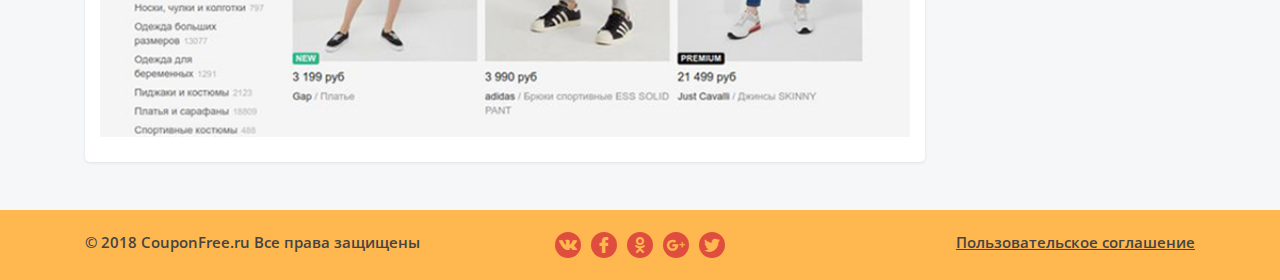
<file: kupon.html>
<!DOCTYPE html>
<html lang="ru">
<head>
	<meta charset=utf-8>
	<title>cupon free купон</title>
	<meta name="viewport" id="viewport" content="width=device-width, initial-scale=1">
</head>

<body>
	<div class="main">
	
	<header>
	    <div class="wrapper">
	        <div class="header">
	            <a href="/cupon/" class="logo">
	                <i class="icon-scissors2"></i>
	                COUPON<span>FREE</span>
	            </a>
	            <div class="header_search">
	                <input type="text" placeholder="Поиск скидок и промокодов по названию магазина">
	                <button type="submit"><i class="icon-search"></i></button>
	            </div>
	            <a href="" class="header_nav_mob">
	                <span></span>
	                <span></span>
	                <span></span>
	            </a>
	            <div class="header_nav">
	                <a href="">О СЕРВИСЕ</a>
	                <a href="">КОНТАКТЫ</a>
	            </div> 
	        </div>
	    </div>
	    <nav>
	        <a href="" class="nav_close"><i class="icon-close"></i></a>
	        <div class="wrapper">
	            <div>
	                <a href="" class="nav_a nav_a_mClick">Магазины</a>
	                <div class="nav_dd">
	                    <div class="nav_block">
	                        <div class="nav_left">
	                            <a href="" class="back"><i class="icon-next"></i>Назад</a>
	                            <a href="" class="nav_a">adidas</a>
	                            <a href="" class="nav_a">AliExpress</a>
	                            <a href="" class="nav_a">ASOS</a>
	                            <a href="" class="nav_a">Biglion</a>
	                            <a href="" class="nav_a">Bonprix</a>
	                            <a href="" class="nav_a">Butik</a>
	                            
	                            
	                            <a href="" class="nav_a">Delivery Club</a>
	                            <a href="" class="nav_a">Ebay</a>
	                            <a href="" class="nav_a">Gearbest</a>
	                            <a href="" class="nav_a">KupiVip</a>
	                            <a href="" class="nav_a">Lamoda</a>
	                            <a href="" class="nav_a">O'stin</a>
	
	                            <a href="" class="nav_a">OBI</a>
	                            <a href="" class="nav_a">Oldi</a>
	                            <a href="" class="nav_a">Ozon.ru</a>
	                            <a href="" class="nav_a">Reebok</a>
	                            <a href="" class="nav_a">S7</a>
	                            <a href="" class="nav_a">Sunlight</a>
	
	                            <a href="" class="nav_a">Toy.ru</a>
	                            <a href="" class="nav_a">Wildberries</a>
	                            <a href="" class="nav_a">Буквоед</a>
	                            <a href="" class="nav_a">Дочки Сыночки</a>
	                            <a href="" class="nav_a">Л'Этуаль</a>
	                            <a href="" class="nav_a">М.Видео</a>
	
	                        </div>
	                        
	                        <div class="nav_right">
	                            Доступно магазинов:
	                            <div>
	                                1527
	                            </div>
	                            <a href="" class="btn">
	                                Выбрать магазин
	                            </a>
	                        </div>
	                    </div>
	                </div>
	            </div>
	            <div>
	                <a href="" class="nav_a nav_a_mClick">Категории</a>
	                <div class="nav_dd">
	                    <div class="nav_block">
	                        <div class="nav_left">
	                            <a href="" class="back"><i class="icon-next"></i>Назад</a>
	                            <a href="" class="nav_a">adidas</a>
	                            <a href="" class="nav_a">AliExpress</a>
	                            <a href="" class="nav_a">ASOS</a>
	                            <a href="" class="nav_a">Biglion</a>
	                            <a href="" class="nav_a">Bonprix</a>
	                            <a href="" class="nav_a">Butik</a>
	                            
	                            
	                            <a href="" class="nav_a">Delivery Club</a>
	                            <a href="" class="nav_a">Ebay</a>
	                            <a href="" class="nav_a">Gearbest</a>
	                            <a href="" class="nav_a">KupiVip</a>
	                            <a href="" class="nav_a">Lamoda</a>
	                            <a href="" class="nav_a">O'stin</a>
	
	                            <a href="" class="nav_a">OBI</a>
	                            <a href="" class="nav_a">Oldi</a>
	                            <a href="" class="nav_a">Ozon.ru</a>
	                            <a href="" class="nav_a">Reebok</a>
	                            <a href="" class="nav_a">S7</a>
	                            <a href="" class="nav_a">Sunlight</a>
	
	                            <a href="" class="nav_a">Toy.ru</a>
	                            <a href="" class="nav_a">Wildberries</a>
	                            <a href="" class="nav_a">Буквоед</a>
	                            <a href="" class="nav_a">Дочки Сыночки</a>
	                            <a href="" class="nav_a">Л'Этуаль</a>
	                            <a href="" class="nav_a">М.Видео</a>
	
	                        </div>
	                        
	                        <div class="nav_right">
	                            Доступно магазинов:
	                            <div>
	                                1527
	                            </div>
	                            <a href="" class="btn">
	                                Выбрать магазин
	                            </a>
	                        </div>
	                    </div>
	                </div>
	            </div>
	            <a href="" class="nav_a">Лучшие промокоды</a>
	            <a href="" class="nav_a">Сезонные скидки</a>
	            <a href="" class="nav_a">Акции</a>
	            <a href="" class="nav_a nav_a_mob">О СЕРВИСЕ</a>
	            <a href="" class="nav_a nav_a_mob">КОНТАКТЫ</a>
	
	        </div>
	    </nav>
	    <div class="nav_bg"></div>
	</header>
    <div class="wrapper">
                <div class="bread">
                    <a href=""><img src="images/home.png" alt="alt"></a><i class="icon-next"></i><a href="">Красота и здоровье</a><i class="icon-next"></i><span>Промокод Латуель</span>
                </div>
    </div>
    <div class="wrapper">
        <div class="page_head page_coupon block_cont block_cont_lr">
            <div class="block_right">
                <div class="block_head">
                    Действующие промокоды Ламода (Lamoda) 
                    <span>Март 2018</span>
                </div>
                <div class="page_category_tab">
                    <a class="active" href="">Все 63</a>
                    <a href="">Промокоды 21</a>
                    <a href="">Скидки 22</a>
                    <a href="">Акции 20</a>
                </div>
            </div>
            <div class="menu block_left">
                <div class="coupon_info block_bg">
                        <div class="coupon_info_top">
                            <img src="images/temp/16.png" alt="alt"> 
                            <div class="rev">
                                <span>Оценка магазина</span>
                                <div class="stars">
                                    <i class="icon-favorite"></i>
                                    <i class="icon-favorite"></i>
                                    <i class="icon-favorite"></i>
                                    <i class="icon-favorite"></i>
                                    <i class="icon-favourite-star"></i>  
                                </div>
                                4.3 (7342 отзывов)
                            </div>
                            
                        </div>
                    </div>
            </div>
        </div>
        <div class="page_coupon page_category block_cont block_cont_lr">
            <div class="block_right">
                
                <div class="item_discount">
                        <div class="item_top">
                            <a href="" class="item_img">
                                
                                <span class="promo">
                                    <span class="item_img_text">
                                        <b>1000</b>
                                        рублей
                                    </span>
                                    Промокод
                                
                                </span>
                            </a>
                            <div class="item_info">
                                <div class="item_info_left">
                                    <div>
                                        <a href="" class="item_img">
                                            
                                            <span class="promo">
                                                <span class="item_img_text">
                                                    <b>1000</b>
                                                    рублей
                                                </span>
                                                Промокод
                                            </span>
                                        </a>
                                        <a href="" class="item_name">До 30% скидки на модные вещи из меха и кожи</a>
                                    </div>
                                    <div class="item_info_bottom">
                                        <div class="detailed">
                                            <div class="detailed_head"><span>Детали</span></div>
                                            <div class="detailed_block">
                                                Детали контент
                                            </div>
                                        </div>
                                        <div class="">
                                            <i class="icon-calendar"></i>до 10 апреля
                                        </div>
                                        <div>
                                            <i class="icon-shapes"></i>Применен 369 раз
                                        </div>
                                    </div>
                                </div>
                                <div class="item_info_right">
                                    <a href="" class="btn btn_dis btn_code">
                                        Показать код
                                        <span>34K1</span> 
                                    </a>
                                    <div class="detailed">
                                        <div class="detailed_head"><span>Детали</span></div>
                                        <div class="detailed_block">
                                            Детали контент
                                        </div>
                                    </div>
                                </div>
                            </div>
                        </div>
                    <div class="item_bottom">
                        Срок действия ограничен! Активен для любого заказа на сумму от 10000 рублей.
Для того чтобы воспользоватся промокодом, скопируйте его и перейдите на сайт магазина.
                    </div>
                </div>
                <div class="item_discount">
                        <div class="item_top">
                            <a href="" class="item_img">
                                <span class="yellow">
                                    <span class="item_img_text">
                                        <b>30%</b>
                                    </span>
                                    Скидка
                                </span>
                            </a>
                            <div class="item_info">
                                <div class="item_info_left">
                                    <div>
                                        <a href="" class="item_img">
                                            
                                            <span class="yellow">
                                                <span class="item_img_text">
                                                    <b>30%</b>
                                                </span>
                                                Скидка
                                            </span>
                                        </a>
                                        <a href="" class="item_name">До 30% скидки на модные вещи из меха и кожи</a>
                                    </div>
                                    <div class="item_info_bottom">
                                        <div class="detailed">
                                            <div class="detailed_head"><span>Детали</span></div>
                                            <div class="detailed_block">
                                                Детали контент
                                            </div>
                                        </div>
                                        <div class="">
                                            <i class="icon-calendar"></i>до 10 апреля
                                        </div>
                                        <div>
                                            <i class="icon-shapes"></i>Применен 369 раз
                                        </div>
                                    </div>
                                </div>
                                <div class="item_info_right">
                                    <a href="" class="btn btn_dis">
                                        Получить скидку
                                    </a>
                                    <div class="detailed">
                                        <div class="detailed_head"><span>Детали</span></div>
                                        <div class="detailed_block">
                                            Детали контент
                                        </div>
                                    </div>
                                </div>
                            </div>
                        </div>
                    <div class="item_bottom">
                        Срок действия ограничен! Активен для любого заказа на сумму от 10000 рублей.
Для того чтобы воспользоватся промокодом, скопируйте его и перейдите на сайт магазина.
                    </div>
                </div>
                <div class="item_discount">
                        <div class="item_top">
                            <a href="" class="item_img">
                                <span class="green">
                                    <span class="item_img_text">
                                        <b>75%</b>
                                    </span>
                                    Акция
                                </span>
                            </a>
                            <div class="item_info">
                                <div class="item_info_left">
                                    <div>
                                        <a href="" class="item_img">
                                            <span class="green">
                                                <span class="item_img_text">
                                                    <b>75%</b>
                                                </span>
                                                Акция
                                            </span>
                                        </a>
                                        <a href="" class="item_name">До 30% скидки на модные вещи из меха и кожи</a>
                                    </div>
                                    <div class="item_info_bottom">
                                        <div class="detailed">
                                            <div class="detailed_head"><span>Детали</span></div>
                                            <div class="detailed_block">
                                                Детали контент
                                            </div>
                                        </div>
                                        <div class="">
                                            <i class="icon-calendar"></i>до 10 апреля
                                        </div>
                                        <div>
                                            <i class="icon-shapes"></i>Применен 369 раз
                                        </div>
                                    </div>
                                </div>
                                <div class="item_info_right">
                                    <a href="" class="btn btn_dis">
                                        Получить скидку
                                    </a>
                                    <div class="detailed">
                                        <div class="detailed_head"><span>Детали</span></div>
                                        <div class="detailed_block">
                                            Детали контент
                                        </div>
                                    </div>
                                </div>
                            </div>
                        </div>
                    <div class="item_bottom">
                        Срок действия ограничен! Активен для любого заказа на сумму от 10000 рублей.
Для того чтобы воспользоватся промокодом, скопируйте его и перейдите на сайт магазина.
                    </div>
                </div>
                <div class="item_discount">
                        <div class="item_top">
                            <a href="" class="item_img">
                                <span class="green">
                                    <span class="item_img_text">
                                        <b><i class="icon-transport"></i></b>
                                    </span>
                                    Акция
                                </span>
                            </a>
                            <div class="item_info">
                                <div class="item_info_left">
                                    <div>
                                        <a href="" class="item_img">
                                            <img src="images/temp/1.png" alt="alt">
                                        </a>
                                        <a href="" class="item_name">До 30% скидки на модные вещи из меха и кожи</a>
                                    </div>
                                    <div class="item_info_bottom">
                                        <div class="detailed">
                                            <div class="detailed_head"><span>Детали</span></div>
                                            <div class="detailed_block">
                                                Детали контент
                                            </div>
                                        </div>
                                        <div class="">
                                            <i class="icon-calendar"></i>до 10 апреля
                                        </div>
                                        <div>
                                            <i class="icon-shapes"></i>Применен 369 раз
                                        </div>
                                    </div>
                                </div>
                                <div class="item_info_right">
                                    <a href="" class="btn btn_dis">
                                        Получить скидку
                                    </a>
                                    <div class="detailed">
                                        <div class="detailed_head"><span>Детали</span></div>
                                        <div class="detailed_block">
                                            Детали контент
                                        </div>
                                    </div>
                                </div>
                            </div>
                        </div>
                    <div class="item_bottom">
                        Срок действия ограничен! Активен для любого заказа на сумму от 10000 рублей.
Для того чтобы воспользоватся промокодом, скопируйте его и перейдите на сайт магазина.
                    </div>
                </div>
                <div class="item_discount">
                        <div class="item_top">
                            <a href="" class="item_img">
                                <img src="images/temp/1.png" alt="alt">
                            </a>
                            <div class="item_info">
                                <div class="item_info_left">
                                    <div>
                                        <a href="" class="item_img">
                                            <img src="images/temp/1.png" alt="alt">
                                        </a>
                                        <a href="" class="item_name">До 30% скидки на модные вещи из меха и кожи</a>
                                    </div>
                                    <div class="item_info_bottom">
                                        <div class="detailed">
                                            <div class="detailed_head"><span>Детали</span></div>
                                            <div class="detailed_block">
                                                Детали контент
                                            </div>
                                        </div>
                                        <div class="">
                                            <i class="icon-calendar"></i>до 10 апреля
                                        </div>
                                        <div>
                                            <i class="icon-shapes"></i>Применен 369 раз
                                        </div>
                                    </div>
                                </div>
                                <div class="item_info_right">
                                    <a href="" class="btn btn_dis">
                                        Получить скидку
                                    </a>
                                    <div class="detailed">
                                        <div class="detailed_head"><span>Детали</span></div>
                                        <div class="detailed_block">
                                            Детали контент
                                        </div>
                                    </div>
                                </div>
                            </div>
                        </div>
                    <div class="item_bottom">
                        Срок действия ограничен! Активен для любого заказа на сумму от 10000 рублей.
Для того чтобы воспользоватся промокодом, скопируйте его и перейдите на сайт магазина.
                    </div>
                </div>
                <div class="item_discount">
                        <div class="item_top">
                            <a href="" class="item_img">
                                <img src="images/temp/1.png" alt="alt">
                            </a>
                            <div class="item_info">
                                <div class="item_info_left">
                                    <div>
                                        <a href="" class="item_img">
                                            <img src="images/temp/1.png" alt="alt">
                                        </a>
                                        <a href="" class="item_name">До 30% скидки на модные вещи из меха и кожи</a>
                                    </div>
                                    <div class="item_info_bottom">
                                        <div class="detailed">
                                            <div class="detailed_head"><span>Детали</span></div>
                                            <div class="detailed_block">
                                                Детали контент
                                            </div>
                                        </div>
                                        <div class="">
                                            <i class="icon-calendar"></i>до 10 апреля
                                        </div>
                                        <div>
                                            <i class="icon-shapes"></i>Применен 369 раз
                                        </div>
                                    </div>
                                </div>
                                <div class="item_info_right">
                                    <a href="" class="btn btn_dis">
                                        Получить скидку
                                    </a>
                                    <div class="detailed">
                                        <div class="detailed_head"><span>Детали</span></div>
                                        <div class="detailed_block">
                                            Детали контент
                                        </div>
                                    </div>
                                </div>
                            </div>
                        </div>
                    <div class="item_bottom">
                        Срок действия ограничен! Активен для любого заказа на сумму от 10000 рублей.
Для того чтобы воспользоватся промокодом, скопируйте его и перейдите на сайт магазина.
                    </div>
                </div>
                <div class="item_discount">
                        <div class="item_top">
                            <a href="" class="item_img">
                                <img src="images/temp/1.png" alt="alt">
                            </a>
                            <div class="item_info">
                                <div class="item_info_left">
                                    <div>
                                        <a href="" class="item_img">
                                            <img src="images/temp/1.png" alt="alt">
                                        </a>
                                        <a href="" class="item_name">До 30% скидки на модные вещи из меха и кожи</a>
                                    </div>
                                    <div class="item_info_bottom">
                                        <div class="detailed">
                                            <div class="detailed_head"><span>Детали</span></div>
                                            <div class="detailed_block">
                                                Детали контент
                                            </div>
                                        </div>
                                        <div class="">
                                            <i class="icon-calendar"></i>до 10 апреля
                                        </div>
                                        <div>
                                            <i class="icon-shapes"></i>Применен 369 раз
                                        </div>
                                    </div>
                                </div>
                                <div class="item_info_right">
                                    <a href="" class="btn btn_dis">
                                        Получить скидку
                                    </a>
                                    <div class="detailed">
                                        <div class="detailed_head"><span>Детали</span></div>
                                        <div class="detailed_block">
                                            Детали контент
                                        </div>
                                    </div>
                                </div>
                            </div>
                        </div>
                    <div class="item_bottom">
                        Срок действия ограничен! Активен для любого заказа на сумму от 10000 рублей.
Для того чтобы воспользоватся промокодом, скопируйте его и перейдите на сайт магазина.
                    </div>
                </div>
                
                
                <div class="block_head">
                    Срок действия этих предложений истек, но попробуйте,<br>
возможно они еще сработают
                </div>
                <div class="item_discount expired">
                        <div class="item_top">
                            <a href="" class="item_img">
                                <img src="images/temp/1.png" alt="alt">
                            </a>
                            <div class="item_info">
                                <div class="item_info_left">
                                    <div>
                                        <a href="" class="item_img">
                                            <img src="images/temp/1.png" alt="alt">
                                        </a>
                                        <a href="" class="item_name">До 30% скидки на модные вещи из меха и кожи</a>
                                    </div>
                                    <div class="item_info_bottom">
                                        <div class="detailed">
                                            <div class="detailed_head"><span>Детали</span></div>
                                            <div class="detailed_block">
                                                Детали контент
                                            </div>
                                        </div>
                                        <div class="">
                                            <i class="icon-calendar"></i>до 10 апреля
                                        </div>
                                        <div>
                                            <i class="icon-shapes"></i>Применен 369 раз
                                        </div>
                                    </div>
                                </div>
                                <div class="item_info_right">
                                    <a href="" class="btn btn_dis">
                                        Получить скидку
                                    </a>
                                    <div class="detailed">
                                        <div class="detailed_head"><span>Детали</span></div>
                                        <div class="detailed_block">
                                            Детали контент
                                        </div>
                                    </div>
                                </div>
                            </div>
                        </div>
                    </div>
                <div class="item_discount expired">
                        <div class="item_top">
                            <a href="" class="item_img">
                                <span class="yellow">
                                    <span class="item_img_text">
                                        <b>30%</b>
                                    </span>
                                    Скидка
                                </span>
                            </a>
                            <div class="item_info">
                                <div class="item_info_left">
                                    <div>
                                        <a href="" class="item_img">
                                            <span class="yellow">
                                                <span class="item_img_text">
                                                    <b>30%</b>
                                                </span>
                                                Скидка
                                            </span>
                                        </a>
                                        <a href="" class="item_name">До 30% скидки на модные вещи из меха и кожи</a>
                                    </div>
                                    <div class="item_info_bottom">
                                        <div class="detailed">
                                            <div class="detailed_head"><span>Детали</span></div>
                                            <div class="detailed_block">
                                                Детали контент
                                            </div>
                                        </div>
                                        <div class="">
                                            <i class="icon-calendar"></i>до 10 апреля
                                        </div>
                                        <div>
                                            <i class="icon-shapes"></i>Применен 369 раз
                                        </div>
                                    </div>
                                </div>
                                <div class="item_info_right">
                                    <a href="" class="btn btn_dis">
                                        Получить скидку
                                    </a>
                                    <div class="detailed">
                                        <div class="detailed_head"><span>Детали</span></div>
                                        <div class="detailed_block">
                                            Детали контент
                                        </div>
                                    </div>
                                </div>
                            </div>
                        </div>
                    </div>
                <div class="item_discount expired">
                        <div class="item_top">
                            <a href="" class="item_img">
                                <span class="yellow">
                                    <span class="item_img_text">
                                        <b>30%</b>
                                    </span>
                                    Скидка
                                </span>
                            </a>
                            <div class="item_info">
                                <div class="item_info_left">
                                    <div>
                                        <a href="" class="item_img">
                                            <span class="yellow">
                                                <span class="item_img_text">
                                                    <b>30%</b>
                                                </span>
                                                Скидка
                                            </span>
                                        </a>
                                        <a href="" class="item_name">До 30% скидки на модные вещи из меха и кожи</a>
                                    </div>
                                    <div class="item_info_bottom">
                                        <div class="detailed">
                                            <div class="detailed_head"><span>Детали</span></div>
                                            <div class="detailed_block">
                                                Детали контент
                                            </div>
                                        </div>
                                        <div class="">
                                            <i class="icon-calendar"></i>до 10 апреля
                                        </div>
                                        <div>
                                            <i class="icon-shapes"></i>Применен 369 раз
                                        </div>
                                    </div>
                                </div>
                                <div class="item_info_right">
                                    <a href="" class="btn btn_dis">
                                        Получить скидку
                                    </a>
                                    <div class="detailed">
                                        <div class="detailed_head"><span>Детали</span></div>
                                        <div class="detailed_block">
                                            Детали контент
                                        </div>
                                    </div>
                                </div>
                            </div>
                        </div>
                    </div>
                
                <div class="center">
                    <a href="" class="btn">Загрузить еще</a>
                </div>
                
                
                <!-- BLOCK -->
                <div class="block_head">
                    Лучшие промокоды из <br>
    этой категории
                </div>
                <div class="item_discount">
                        <div class="item_top">
                            <a href="" class="item_img">
                                <img src="images/temp/1.png" alt="alt">
                            </a>
                            <div class="item_info">
                                <div class="item_info_left">
                                    <div>
                                        <a href="" class="item_img">
                                            <img src="images/temp/1.png" alt="alt">
                                        </a>
                                        <a href="" class="item_name">До 30% скидки на модные вещи из меха и кожи</a>
                                    </div>
                                    <div class="item_info_bottom">
                                        <div class="detailed">
                                            <div class="detailed_head"><span>Детали</span></div>
                                            <div class="detailed_block">
                                                Детали контент
                                            </div>
                                        </div>
                                        <div class="">
                                            <i class="icon-calendar"></i>до 10 апреля
                                        </div>
                                        <div>
                                            <i class="icon-shapes"></i>Применен 369 раз
                                        </div>
                                    </div>
                                </div>
                                <div class="item_info_right">
                                    <a href="" class="btn btn_dis">
                                        Получить скидку
                                    </a>
                                    <div class="detailed">
                                        <div class="detailed_head"><span>Детали</span></div>
                                        <div class="detailed_block">
                                            Детали контент
                                        </div>
                                    </div>
                                </div>
                            </div>
                        </div>
                    </div>
                <div class="item_discount">
                        <div class="item_top">
                            <a href="" class="item_img">
                                <img src="images/temp/2.png" alt="alt">
                            </a>
                            <div class="item_info">
                                <div class="item_info_left">
                                    <div>
                                        <a href="" class="item_img">
                                            <img src="images/temp/2.png" alt="alt">
                                        </a>
                                        <a href="" class="item_name">До 30% скидки на модные вещи из меха и кожи</a>
                                    </div>
                                    <div class="item_info_bottom">
                                        <div class="detailed">
                                            <div class="detailed_head"><span>Детали</span></div>
                                            <div class="detailed_block">
                                                Детали контент
                                            </div>
                                        </div>
                                        <div class="">
                                            <i class="icon-calendar"></i>до 10 апреля
                                        </div>
                                        <div>
                                            <i class="icon-shapes"></i>Применен 369 раз
                                        </div>
                                    </div>
                                </div>
                                <div class="item_info_right">
                                    <a href="" class="btn btn_dis">
                                        Получить скидку
                                    </a>
                                    <div class="detailed">
                                        <div class="detailed_head"><span>Детали</span></div>
                                        <div class="detailed_block">
                                            Детали контент
                                        </div>
                                    </div>
                                </div>
                            </div>
                        </div>
                    </div>
                <div class="item_discount">
                        <div class="item_top">
                            <a href="" class="item_img">
                                <img src="images/temp/3.png" alt="alt">
                            </a>
                            <div class="item_info">
                                <div class="item_info_left">
                                    <div>
                                        <a href="" class="item_img">
                                            <img src="images/temp/3.png" alt="alt">
                                        </a>
                                        <a href="" class="item_name">До 30% скидки на модные вещи из меха и кожи</a>
                                    </div>
                                    <div class="item_info_bottom">
                                        <div class="detailed">
                                            <div class="detailed_head"><span>Детали</span></div>
                                            <div class="detailed_block">
                                                Детали контент
                                            </div>
                                        </div>
                                        <div class="">
                                            <i class="icon-calendar"></i>до 10 апреля
                                        </div>
                                        <div>
                                            <i class="icon-shapes"></i>Применен 369 раз
                                        </div>
                                    </div>
                                </div>
                                <div class="item_info_right">
                                    <a href="" class="btn btn_dis">
                                        Получить скидку
                                    </a>
                                    <div class="detailed">
                                        <div class="detailed_head"><span>Детали</span></div>
                                        <div class="detailed_block">
                                            Детали контент
                                        </div>
                                    </div>
                                </div>
                            </div>
                        </div>
                    </div>
                    
                <div class="center">
                    <a href="" class="btn">Загрузить еще</a>
                </div>
                    
                <!-- BLOCK END  -->
                
                <!-- BLOCK -->
                <div class="block_head">
                    Отзывы покупателей о магазине
                    <span>Добавьте свой отзыв</span>
                </div>
                    <div class=" block_bg">
                        <div class="contacts_head">

                        </div>
                        <form>
                            <div class="rev">
                                Ваша оценка:
                                    <div class="stars">
                                        <i class="icon-favourite-star"></i>
                                        <i class="icon-favourite-star"></i>
                                        <i class="icon-favourite-star"></i>
                                        <i class="icon-favourite-star"></i>
                                        <i class="icon-favourite-star"></i>  
                                        <input type="hidden" id="stars_val">
                                    </div>
                            </div>
                            <div class="form_row">
                                <input type="text" placeholder="Ваше имя">
                                <input type="text" placeholder="Ваш e-mail">
                            </div>
                            <textarea placeholder="Введите текст..."></textarea>
                            <button class="btn">Добавить</button>
                        </form>
                    </div>
                    <div class="comment coupon_comment  block_bg">
                        <div class="comment_item">
                            <div class="comment_autor">
                                <div>Иван Иванов 
    <!--
                                    <div class="stars">
                                            <i class="icon-favorite"></i>
                                            <i class="icon-favorite"></i>
                                            <i class="icon-favorite"></i>
                                            <i class="icon-favorite"></i>
                                            <i class="icon-favourite-star"></i>  
                                    </div>
    -->
                                </div>
                                <span>28.03.2018</span>
                            </div>

                            <p>
                                Lorem ipsum dolor sit amet, consectetuer adipiscing elit. Aenean commodo ligula eget dolor. Aenean massa. Cum sociis natoque penatibus et magnis dis parturient montes, nascetur ridiculus mus. Donec quam felis, ultricies nec.
                            </p>
                            <div class="comment_bottom">
                                <a href="">Ответить</a>
                            </div>

                        </div>
                        <div class="comment_item">
                            <div class="comment_autor">
                                <div>Иван Иванов 
    <!--
                                    <div class="stars">
                                            <i class="icon-favorite"></i>
                                            <i class="icon-favorite"></i>
                                            <i class="icon-favorite"></i>
                                            <i class="icon-favourite-star"></i> 
                                            <i class="icon-favourite-star"></i>  
                                    </div>
    -->
                                </div>
                                <span>28.03.2018</span>
                            </div>

                            <p>
                                Lorem ipsum dolor sit amet, consectetuer adipiscing elit. Aenean commodo ligula eget dolor. Aenean massa. Cum sociis natoque penatibus et magnis dis parturient montes, nascetur ridiculus mus. Donec quam felis, ultricies nec.
                            </p>
                            <div class="comment_bottom">
                                <a href="">Ответить</a>
                            </div>

                        </div>
                        <div class="comment_item">
                                <div class="comment_autor">
                                   <div>Иван Иванов 
    <!--
                                    <div class="stars">
                                            <i class="icon-favorite"></i>
                                            <i class="icon-favorite"></i>
                                            <i class="icon-favorite"></i>
                                            <i class="icon-favorite"></i>
                                            <i class="icon-favorite"></i>
                                    </div>
    -->
                                </div>
                                    <span>28.03.2018</span>
                                </div>

                                <p>
                                    Lorem ipsum dolor sit amet, consectetuer adipiscing elit. Aenean commodo ligula eget dolor. Aenean massa. Cum sociis natoque penatibus et magnis dis parturient montes, nascetur ridiculus mus. Donec quam felis, ultricies nec.
                                </p>
                                <div class="comment_bottom">
                                    <a href="">Ответить</a>
                                </div>

                            </div>
                    </div>
                <!-- BLOCK END  -->
                
                <!-- BLOCK -->
                <div class="block_head">
                    О магазине
                    <span>Lamoda</span>
                </div>
                    <div class="about block_bg">
                        <h2>Ассортимент Lamoda</h2>
                        
                        <p>В интернет-магазине можно приобрести:</p>

                        <p>• женскую, мужскую и детскую одежду: верхнюю, повседневную, 
                        деловую, домашнюю, в том числе больших размеров, а также нижнее белье;</p>

                        <p>• обувь для любого сезона и случая: от сапог и кроссовок до сандалей и домашних тапочек;</p>

                        <p>• аксессуары и кожгалантерею: сумки, головные уборы, украшения; товары премиум категорий;</p>

                        <p>• одежду, обувь и аксессуары в спортивном стиле и специальную экипировку для фитнеса, йоги, туризма и других видов тренинга;</p>

                        <p>• товары по уходу за телом, кожей и волосами, парфюмерию и средства для макияжа.</p>

                        <p>Каждая модель сопровождается детальным описанием. Всего каталог Lamoda насчитывает более 1000 брендов, подлинность продукции которых подтверждена фирменными 
                        сертификатами.</p>
                        <img src="images/temp/15.png" alt="alt">
                    </div>
                
                
                
                <!-- BLOCK END  -->
            </div>
            
            <div class="menu block_left">
                <div class="block_bg">
                    <div class="coupon_info">
                        <div class="coupon_info_top">
                            <img src="images/temp/16.png" alt="alt"> 
                            <div class="rev">
                                <span>Оценка магазина</span>
                                <div class="stars">
                                    <i class="icon-favorite"></i>
                                    <i class="icon-favorite"></i>
                                    <i class="icon-favorite"></i>
                                    <i class="icon-favorite"></i>
                                    <i class="icon-favourite-star"></i>  
                                </div>
                                4.3 (7342 отзывов)
                            </div>
                            <div class="rev_add">
                                А Вы покупали в Lamoda?
                                Поделитесь опытом, <br>
                                оцените магазин
                                <a href="" class="btn white">
                                    Оставить отзыв
                                </a>
                            </div>
                        </div>
                    </div>
                </div>
                <div class="block_bg">
                    <div class="coupon_info">
                        <div class="article_new_head">О магазине от клиента</div>
                        <div class="rev_one">
                            <div class="rev_one_autor">
                                <a href=""><img src="images/temp/13.png" alt="alt"></a>
                                <div>
                                    <a href="">Иван Иванов</a>
                                    клиент магазина
                                </div>
                            </div>
                            <p>
                                Lorem ipsum dolor sit amet, consectetuer adipiscing elit. Aenean commodo ligula eget dolor. Aenean massa. Cum sociis natoque penatibus et magnis dis parturient montes, nascetur ridiculus mus. Donec quam felis, ultricies nec, pellentesque eu, pretium quis, sem. Nulla consequat massa quis enim. Donec pede justo, fringilla vel, aliquet nec, vulputate eget, arcu. In enim justo, rhoncus ut, imperdiet a, venenatis vitae, justo. Nullam dictum felis eu pede mollis pretium. Integer tincidunt. Cras dapibus. Vivamus elementum semper nisi. Aenean vulputate eleifend tellus. Aenean leo ligula, porttitor eu, consequat 
                            </p>
                        </div>
                    </div>
                </div>
                <div class="article_new block_bg">
                    <div class="article_new_head">Популярные магазины</div>
                    <div class="article_new_mag">
                        <a href="">
                            <img src="images/temp/1/images/kupon_desktop_01.png" alt="alt">
                        </a>
                        <a href="">
                            <img src="images/temp/1/images/kupon_desktop_02.png" alt="alt">
                        </a>
                        <a href="">
                            <img src="images/temp/1/images/kupon_desktop_03.png" alt="alt">
                        </a>
                        <a href="">
                            <img src="images/temp/1/images/kupon_desktop_04.png" alt="alt">
                        </a>
                        <a href="">
                            <img src="images/temp/1/images/kupon_desktop_05.png" alt="alt"> 
                        </a>
                        <a href="">
                            <img src="images/temp/1/images/kupon_desktop_06.png" alt="alt">
                        </a>
                        <a href="">
                            <img src="images/temp/1/images/kupon_desktop_07.png" alt="alt">
                        </a>
                        <a href="">
                            <img src="images/temp/1/images/kupon_desktop_08.png" alt="alt">
                        </a>
                        <a href="">
                            <img src="images/temp/1/images/kupon_desktop_01.png" alt="alt">
                        </a>
                        <a href="">
                            <img src="images/temp/1/images/kupon_desktop_02.png" alt="alt">
                        </a>
                        <a href="">
                            <img src="images/temp/1/images/kupon_desktop_03.png" alt="alt">
                        </a>
                        <a href="">
                            <img src="images/temp/1/images/kupon_desktop_04.png" alt="alt">
                        </a>
                        <a href="">
                            <img src="images/temp/1/images/kupon_desktop_05.png" alt="alt">
                        </a>
                        <a href="">
                            <img src="images/temp/1/images/kupon_desktop_06.png" alt="alt">
                        </a>
                        <a href="">
                            <img src="images/temp/1/images/kupon_desktop_07.png" alt="alt">
                        </a>
                        <a href="">
                            <img src="images/temp/1/images/kupon_desktop_08.png" alt="alt">
                        </a>
                        
                    </div>
                    
                </div> 
                <div class="article_new add_promo block_bg">
                    У Вас есть промокод 
которого нет в списке?
                    <a href="" class="btn white">
                        Поделится
                    </a>
                </div>
                    <div class="coupon_info coupon_info_scroll  block_bg">
                        <div class="coupon_info_top">
                            <img src="images/temp/5.png" alt="alt"> 
                            <a href="" class="go_site">
                                Перейти на сайт
                                <span>lamoda.ru</span>
                            </a>
                            <div class="coupon_info_site">
                                
                                <a href="" class="coupon_info_site_a current">Актуальные промокоды для 
                                интернет-магазина Ламода бывают 4-х видов:</a>

                                <a href="" class="coupon_info_site_a">Как правильно использовать 
                                рабочие промокоды Ла мода на портале Наши Скидки:</a>

                                <a href="" class="coupon_info_site_a">Широкий ассортимент</a>

                                <a href="" class="coupon_info_site_a">География и доставка</a>

                                <a href="" class="coupon_info_site_a">Оплата</a>

                                <a href="" class="coupon_info_site_a">Условия возврата товара</a>
                            </div>
                        </div>
                    </div>
            </div>
            
        </div>
    </div>
    
	
	</div>
	<footer>
	    <div class="wrapper">
	        <div class="clearfix">
	            <div class="copy">
	                <span>© 2018 CouponFree.ru</span> Все права защищены
	            </div>
	            <a href="">
	                Пользовательское соглашение
	            </a>
	            <div class="social">
	                <a href="" target="_blank"><i class="icon-vk"></i></a>
	                <a href="" target="_blank"><i class="icon-fb"></i></a>
	                <a href="" target="_blank"><i class="icon-od"></i></a>
	                <a href="" target="_blank"><i class="icon-gp"></i></a>
	                <a href="" target="_blank"><i class="icon-tw"></i></a>
	            </div>
	            
	        </div>
	    </div>
	</footer>
	<div class="pop">
		    <div class="pop_bg"></div>
		    <div class="pop_cont">
		
		            <a href="" class="pop_close"><i class="icon-close"></i></a>
		            <div class="pop_block block_bg">
	
		                <div class="pop_cart">
		                    <div class="center">
	                            <img src="images/temp/14.png" alt="alt">    
	                        </div> 
		                    <div class="pop_head">
	                            Минус 1000 рублей на первую покупку для новых клиентов
	                        </div>
	                        <p>
	                            Срок действия ограничен! Активен для любого заказа на сумму 
	от 10000 рублей.
	
	                        </p>
	                        <p>
	                            Для того чтобы воспользоватся промокодом, скопируйте его и перейдите на сайт магазина.
	                        </p>
	                        
	                        <div class="pseudo">
	                            <input type="text" disabled class="pseudo_input" value="175GRLF9034K1">
	                            <span class="pseudo_a" id="Copy">СКОПИРОВАТЬ КОД</span>
	                            <a href="">Перейти в магазин Lamoda.ru</a>
	                            
	                        </div>
		                </div>
		            </div>
		    </div>
		</div>
	<link rel="stylesheet" type="text/css" href="css/style.css" />
	
	
	<script src="js/libs/jquery-3.2.1.min.js"></script>
	<script src="js/libs/owl.carousel.min.js"></script>
	<!--<script src="js/libs/jquery.formstyler.js"></script>-->
	<!--<link rel="stylesheet" type="text/css" href="js/libs/assets/jquery.formstyler.css" />-->
	<!--<link rel="stylesheet" type="text/css" href="js/libs/assets/jquery.formstyler.theme.css" />-->
	
	<!--<script src="js/libs/jquery.fancybox.min.js"></script>-->
	<!--<link rel="stylesheet" type="text/css" href="js/libs/jquery.fancybox.min.css" />-->
	
	
	
	<link type="text/css" href="js/libs/assets/jquery.jscrollpane.css" rel="stylesheet" media="all" />
	<script src="js/libs/jquery.mousewheel.js"></script>
	<script src="js/libs/jquery.jscrollpane.min.js"></script>
	
	<!--general-->
	<script src="js/common.js"></script>
</body>
</html>
</file>
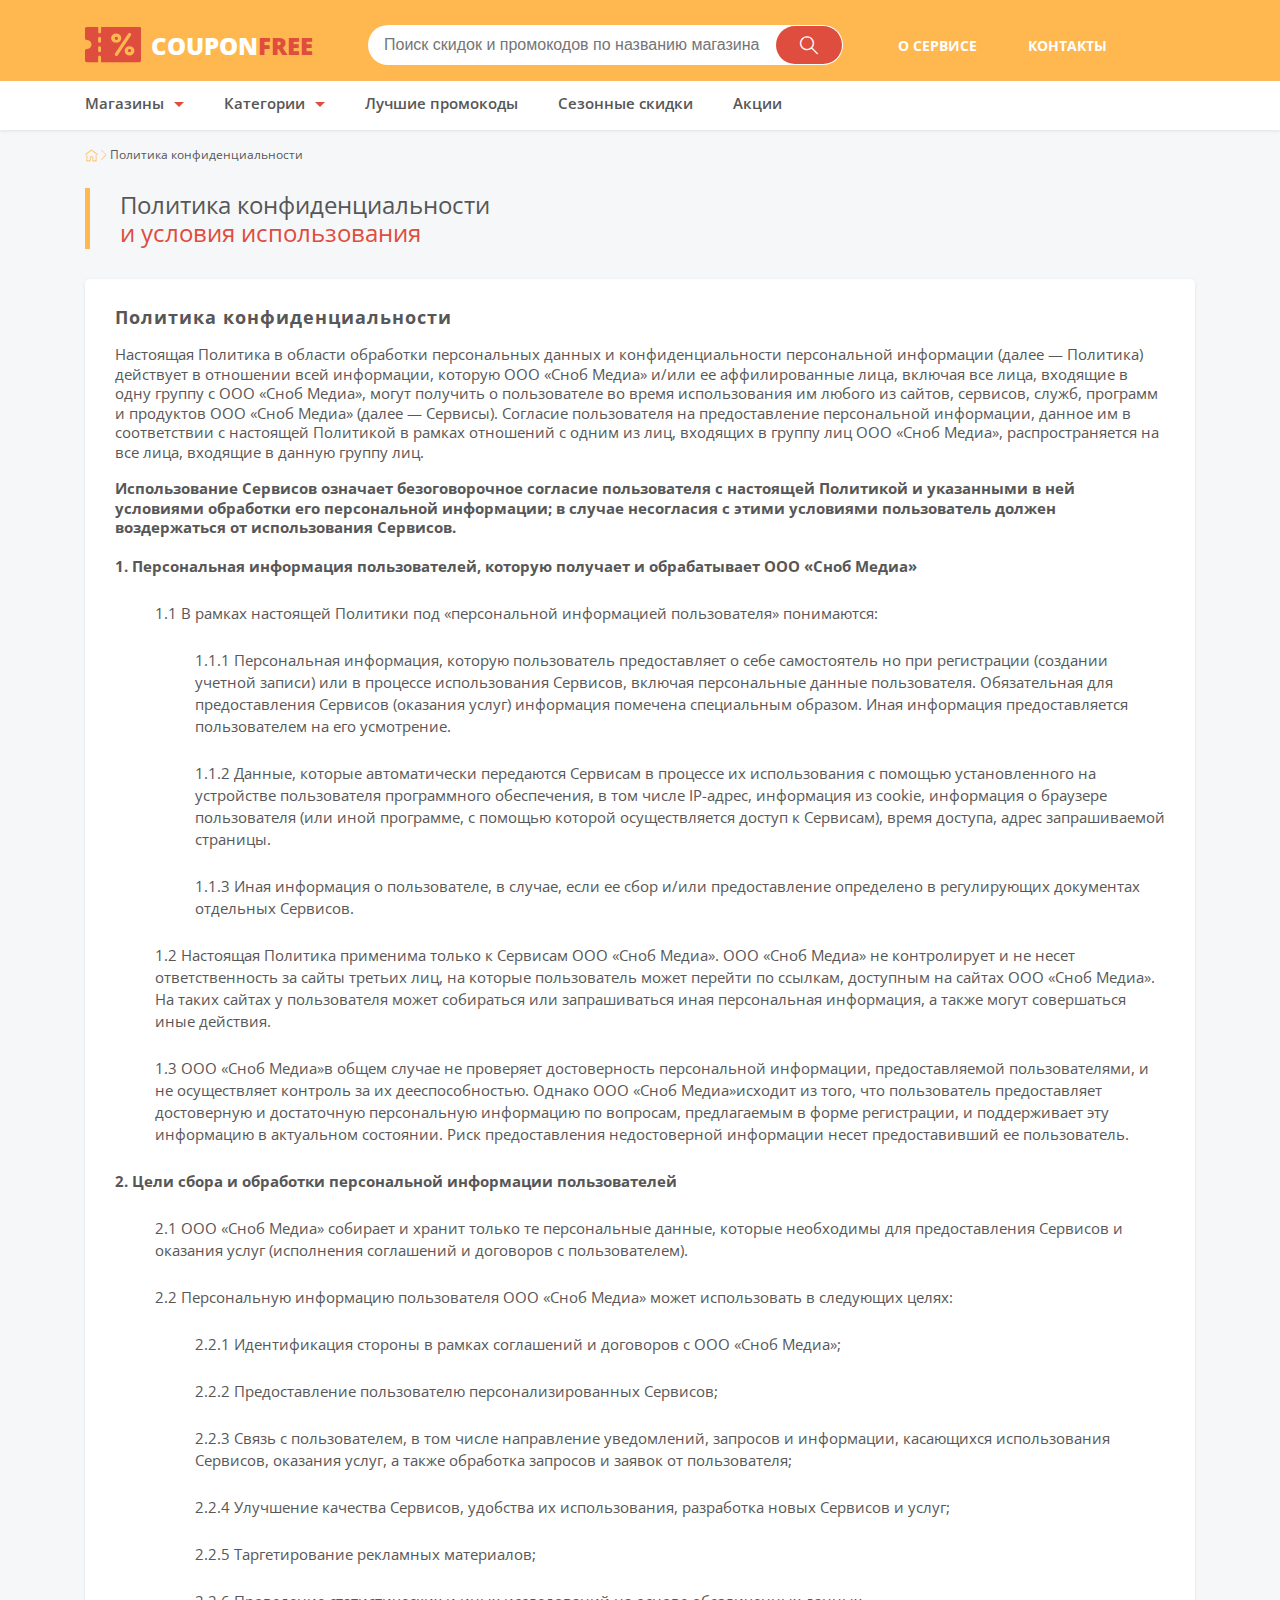
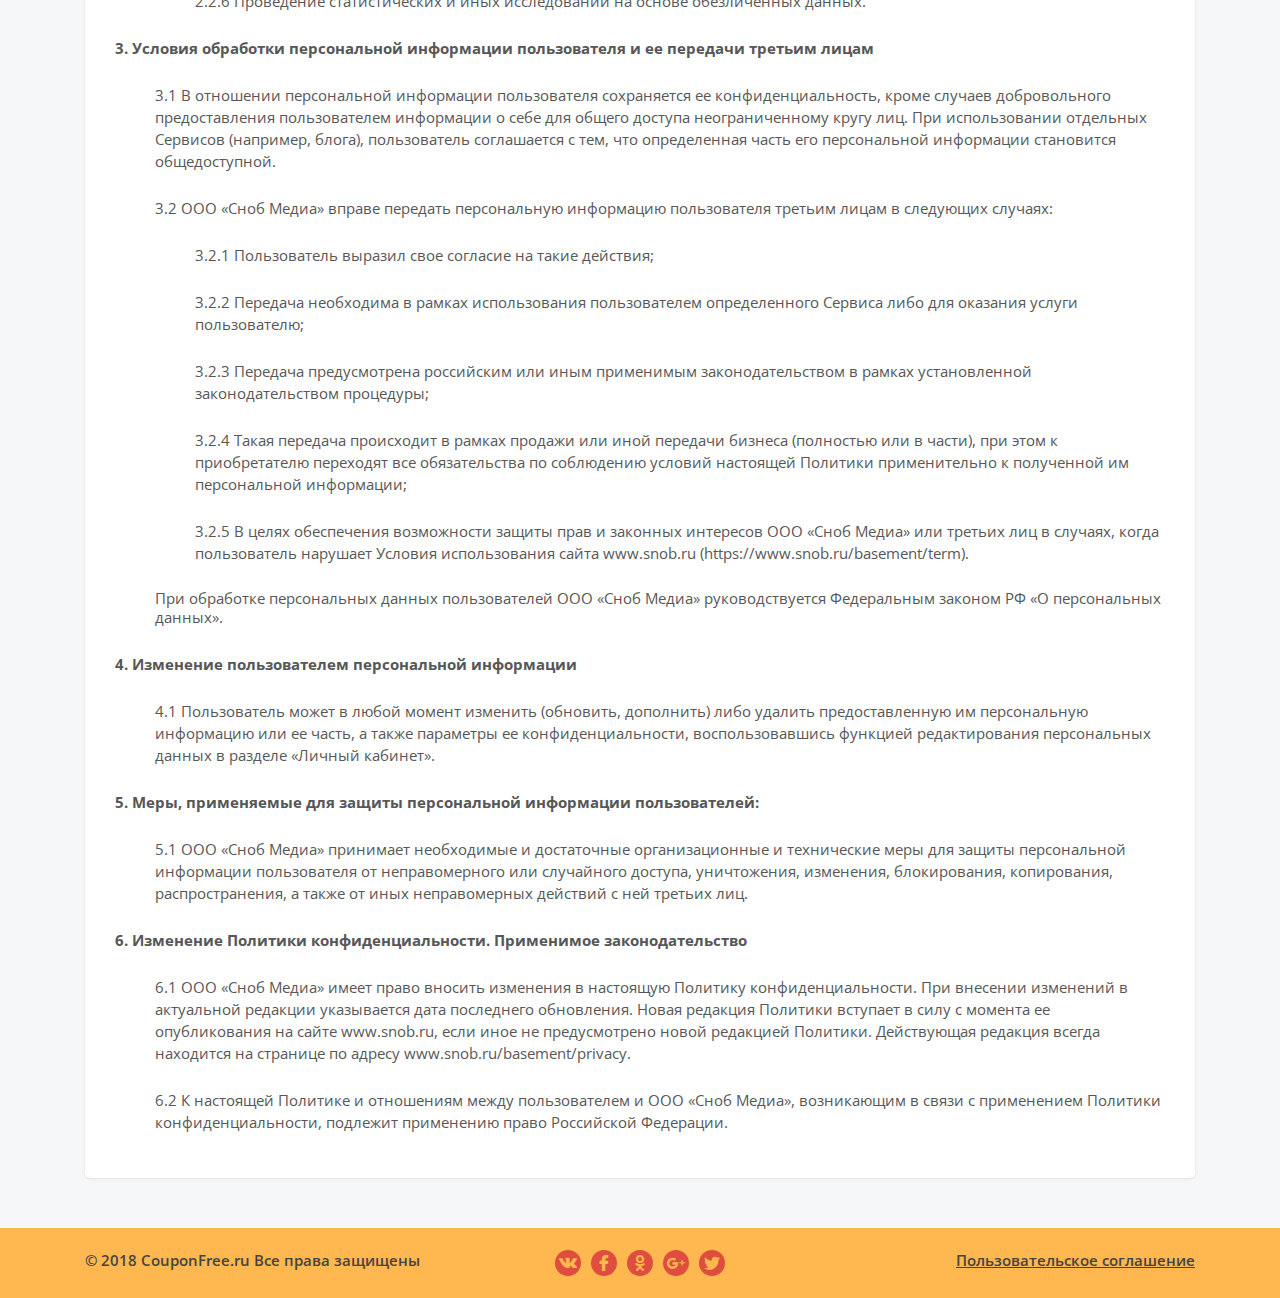
<file: police.html>
<!DOCTYPE html>
<html lang="ru">
<head>
	<meta charset=utf-8>
	<title>title</title>
	<meta name="viewport" id="viewport" content="width=device-width, initial-scale=1">
</head>

<body>
	<div class="main">
	
	<header>
	    <div class="wrapper">
	        <div class="header">
	            <a href="/cupon/" class="logo">
	                <i class="icon-scissors2"></i>
	                COUPON<span>FREE</span>
	            </a>
	            <div class="header_search">
	                <input type="text" placeholder="Поиск скидок и промокодов по названию магазина">
	                <button type="submit"><i class="icon-search"></i></button>
	            </div>
	            <a href="" class="header_nav_mob">
	                <span></span>
	                <span></span>
	                <span></span>
	            </a>
	            <div class="header_nav">
	                <a href="">О СЕРВИСЕ</a>
	                <a href="">КОНТАКТЫ</a>
	            </div> 
	        </div>
	    </div>
	    <nav>
	        <a href="" class="nav_close"><i class="icon-close"></i></a>
	        <div class="wrapper">
	            <div>
	                <a href="" class="nav_a nav_a_mClick">Магазины</a>
	                <div class="nav_dd">
	                    <div class="nav_block">
	                        <div class="nav_left">
	                            <a href="" class="back"><i class="icon-next"></i>Назад</a>
	                            <a href="" class="nav_a">adidas</a>
	                            <a href="" class="nav_a">AliExpress</a>
	                            <a href="" class="nav_a">ASOS</a>
	                            <a href="" class="nav_a">Biglion</a>
	                            <a href="" class="nav_a">Bonprix</a>
	                            <a href="" class="nav_a">Butik</a>
	                            
	                            
	                            <a href="" class="nav_a">Delivery Club</a>
	                            <a href="" class="nav_a">Ebay</a>
	                            <a href="" class="nav_a">Gearbest</a>
	                            <a href="" class="nav_a">KupiVip</a>
	                            <a href="" class="nav_a">Lamoda</a>
	                            <a href="" class="nav_a">O'stin</a>
	
	                            <a href="" class="nav_a">OBI</a>
	                            <a href="" class="nav_a">Oldi</a>
	                            <a href="" class="nav_a">Ozon.ru</a>
	                            <a href="" class="nav_a">Reebok</a>
	                            <a href="" class="nav_a">S7</a>
	                            <a href="" class="nav_a">Sunlight</a>
	
	                            <a href="" class="nav_a">Toy.ru</a>
	                            <a href="" class="nav_a">Wildberries</a>
	                            <a href="" class="nav_a">Буквоед</a>
	                            <a href="" class="nav_a">Дочки Сыночки</a>
	                            <a href="" class="nav_a">Л'Этуаль</a>
	                            <a href="" class="nav_a">М.Видео</a>
	
	                        </div>
	                        
	                        <div class="nav_right">
	                            Доступно магазинов:
	                            <div>
	                                1527
	                            </div>
	                            <a href="" class="btn">
	                                Выбрать магазин
	                            </a>
	                        </div>
	                    </div>
	                </div>
	            </div>
	            <div>
	                <a href="" class="nav_a nav_a_mClick">Категории</a>
	                <div class="nav_dd">
	                    <div class="nav_block">
	                        <div class="nav_left">
	                            <a href="" class="back"><i class="icon-next"></i>Назад</a>
	                            <a href="" class="nav_a">adidas</a>
	                            <a href="" class="nav_a">AliExpress</a>
	                            <a href="" class="nav_a">ASOS</a>
	                            <a href="" class="nav_a">Biglion</a>
	                            <a href="" class="nav_a">Bonprix</a>
	                            <a href="" class="nav_a">Butik</a>
	                            
	                            
	                            <a href="" class="nav_a">Delivery Club</a>
	                            <a href="" class="nav_a">Ebay</a>
	                            <a href="" class="nav_a">Gearbest</a>
	                            <a href="" class="nav_a">KupiVip</a>
	                            <a href="" class="nav_a">Lamoda</a>
	                            <a href="" class="nav_a">O'stin</a>
	
	                            <a href="" class="nav_a">OBI</a>
	                            <a href="" class="nav_a">Oldi</a>
	                            <a href="" class="nav_a">Ozon.ru</a>
	                            <a href="" class="nav_a">Reebok</a>
	                            <a href="" class="nav_a">S7</a>
	                            <a href="" class="nav_a">Sunlight</a>
	
	                            <a href="" class="nav_a">Toy.ru</a>
	                            <a href="" class="nav_a">Wildberries</a>
	                            <a href="" class="nav_a">Буквоед</a>
	                            <a href="" class="nav_a">Дочки Сыночки</a>
	                            <a href="" class="nav_a">Л'Этуаль</a>
	                            <a href="" class="nav_a">М.Видео</a>
	
	                        </div>
	                        
	                        <div class="nav_right">
	                            Доступно магазинов:
	                            <div>
	                                1527
	                            </div>
	                            <a href="" class="btn">
	                                Выбрать магазин
	                            </a>
	                        </div>
	                    </div>
	                </div>
	            </div>
	            <a href="" class="nav_a">Лучшие промокоды</a>
	            <a href="" class="nav_a">Сезонные скидки</a>
	            <a href="" class="nav_a">Акции</a>
	            <a href="" class="nav_a nav_a_mob">О СЕРВИСЕ</a>
	            <a href="" class="nav_a nav_a_mob">КОНТАКТЫ</a>
	
	        </div>
	    </nav>
	    <div class="nav_bg"></div>
	</header>

    <div class="wrapper"> 
        <div class="page_head block_cont block_cont_lr">
            <div class="block_right">
                <div class="bread">
                    <a href=""><img src="images/home.png" alt="alt"></a><i class="icon-next"></i><span>Политика конфиденциальности</span>
                </div>
                
            </div>
        </div>

                <div class="block_head">
                    Политика конфиденциальности
                    <span>и условия использования</span> 
                </div>
                <div class="about policy block_bg">
                    <h2>Политика конфиденциальности</h2>
                    <p>
                        Настоящая Политика в области обработки персональных данных и конфиденциальности персональной информации (далее — Политика) действует в отношении всей информации, которую ООО «Сноб Медиа» и/или ее аффилированные лица, включая все лица, входящие в одну группу с ООО «Сноб Медиа», могут получить о пользователе во время использования им любого из сайтов, сервисов, служб, 
программ и продуктов ООО «Сноб Медиа» (далее — Сервисы). Согласие пользователя на предоставление персональной информации, данное им в соответствии с настоящей Политикой в рамках отношений с одним из лиц, входящих в группу лиц ООО «Сноб Медиа», 
распространяется на все лица, входящие в данную группу лиц.
                    </p>
                    <p><b>Использование Сервисов означает безоговорочное согласие пользователя с настоящей Политикой и указанными в ней 
условиями обработки его персональной информации; в случае несогласия с этими условиями пользователь должен 
воздержаться от использования Сервисов.</b></p>
                    
                    <ol>
                        <li>
                            Персональная информация пользователей, которую получает и обрабатывает ООО «Сноб Медиа»
                            <ul>
                                <li>
                                    1.1 В рамках настоящей Политики под «персональной информацией пользователя» понимаются:
                                    <ul>
                                        <li>
                                            1.1.1 Персональная информация, которую пользователь предоставляет о себе самостоятель но при регистрации (создании 
		учетной записи) или в процессе использования Сервисов, включая персональные данные пользователя. Обязательная для 
		предоставления Сервисов (оказания услуг) информация помечена специальным образом. Иная информация предоставляется 				пользователем на его усмотрение.
                                        </li>
                                        <li>
                                            1.1.2 Данные, которые автоматически передаются Сервисам в процессе их использования с помощью установленного на 					устройстве пользователя программного обеспечения, в том числе IP-адрес, информация из cookie, информация о браузере 					пользователя (или иной программе, с помощью которой осуществляется доступ к Сервисам), время доступа, адрес 
		запрашиваемой страницы.
                                        </li>
                                        <li>
                                            1.1.3 Иная информация о пользователе, в случае, если ее сбор и/или предоставление 	определено в регулирующих документах 				отдельных Сервисов.
                                        </li>
                                        
                                    </ul>
                                </li>
                                <li>
                                    1.2 Настоящая Политика применима только к Сервисам ООО «Сноб Медиа». ООО «Сноб Медиа» не контролирует и не несет 
	ответственность за сайты третьих лиц, на которые пользователь может перейти по ссылкам, доступным на сайтах ООО «Сноб 				Медиа». На таких сайтах у пользователя может собираться или запрашиваться иная персональная информация, а также могут 
	совершаться иные действия.
                                </li>
                                <li>
                                    1.3 ООО «Сноб Медиа»в общем случае не проверяет достоверность персональной информации, предоставляемой пользователями, и 		не осуществляет контроль за их дееспособностью. Однако ООО «Сноб Медиа»исходит из того, что пользователь предоставляет 
	достоверную и достаточную персональную информацию по вопросам, предлагаемым в форме регистрации, и поддерживает эту 
	информацию в актуальном состоянии. Риск предоставления недостоверной информации несет предоставивший ее пользователь.
                                </li>
                                
                            </ul>
                        </li>
                        <li>
                            Цели сбора и обработки персональной информации пользователей
                            <ul>
                                <li>
                                    2.1 ООО «Сноб Медиа» собирает и хранит только те персональные данные, которые необходимы для предоставления Сервисов и 			оказания услуг (исполнения соглашений и договоров с пользователем).
                                </li>
                                <li>
                                    2.2 Персональную информацию пользователя ООО «Сноб Медиа» может использовать в следующих целях:
                                    <ul>
                                        <li>
                                            2.2.1 Идентификация стороны в рамках соглашений и договоров с ООО «Сноб Медиа»;
                                        </li>
                                        <li>
                                            2.2.2 Предоставление пользователю персонализированных Сервисов;
                                        </li>
                                        <li>
                                            2.2.3 Связь с пользователем, в том числе направление уведомлений, запросов и информации, касающихся использования 
		Сервисов, оказания услуг, а также обработка запросов и заявок от пользователя;
                                        </li>
                                        <li>
                                            2.2.4 Улучшение качества Сервисов, удобства их использования, разработка новых Сервисов и услуг;
                                        </li>
                                        <li>
                                            2.2.5 Таргетирование рекламных материалов;
                                        </li>
                                        <li>
                                            2.2.6 Проведение статистических и иных исследований на основе обезличенных данных.
                                        </li>
                                        
                                    </ul>
                                </li>
                                
                            </ul>
                        </li>
                        <li>
                            Условия обработки персональной информации пользователя и ее передачи третьим лицам
                            <ul>
                                <li>
                                    3.1 В отношении персональной информации пользователя сохраняется ее конфиденциальность, кроме случаев добровольного 
	предоставления пользователем информации о себе для общего доступа неограниченному кругу лиц. При использовании отдельных 			Сервисов (например, блога), пользователь соглашается с тем, что определенная часть его персональной информации становится 			общедоступной.

                                </li>
                                <li>
                                    3.2 ООО «Сноб Медиа» вправе передать персональную информацию пользователя третьим лицам в следующих случаях:
                                    <ul>
                                        <li>
                                            3.2.1 Пользователь выразил свое согласие на такие действия;
                                        </li>
                                        <li>
                                            3.2.2 Передача необходима в рамках использования пользователем определенного Сервиса либо для оказания услуги 
		пользователю;
                                        </li>
                                        <li>
                                            3.2.3 Передача предусмотрена российским или иным применимым законодательством в рамках установленной 
		законодательством процедуры;
                                        </li>
                                        <li>
                                            3.2.4 Такая передача происходит в рамках продажи или иной передачи бизнеса (полностью или в части), при этом к 
		приобретателю переходят все обязательства по соблюдению 	условий настоящей Политики применительно к полученной им 				персональной информации;
                                        </li>
                                        <li>
                                            3.2.5 В целях обеспечения возможности защиты прав и законных интересов ООО «Сноб Медиа» или третьих лиц в случаях, 					когда пользователь нарушает Условия использования сайта www.snob.ru (https://www.snob.ru/basement/term).

                                        </li>
                                        
                                    </ul>
                                    <p>
                                        При обработке персональных данных пользователей ООО «Сноб Медиа» руководствуется 	Федеральным законом РФ 
	«О персональных данных».
                                    </p>
                                </li>
                                
                            </ul>
                        </li>
                        <li>
                            Изменение пользователем персональной информации
                            <ul>
                                <li>
                                    4.1 Пользователь может в любой момент изменить (обновить, дополнить) либо удалить предоставленную им персональную 
	информацию или ее часть, а также параметры ее конфиденциальности, воспользовавшись функцией редактирования персональных 		данных в разделе «Личный кабинет».
                                </li>
                            </ul>
                        </li>
                        <li>
                            Меры, применяемые для защиты персональной информации пользователей:
                            <ul>
                                <li>
                                    5.1 ООО «Сноб Медиа» принимает необходимые и достаточные организационные и технические меры для защиты персональной 			информации пользователя от неправомерного или случайного доступа, уничтожения, изменения, блокирования, копирования, 
	распространения, а также от иных неправомерных действий с ней третьих лиц.
                                </li>
                            </ul>
                        </li>
                        <li>
                            Изменение Политики конфиденциальности. Применимое законодательство
                            <ul>
                                <li>
                                    6.1 ООО «Сноб Медиа» имеет право вносить изменения в настоящую Политику конфиденциальности. При внесении изменений в 			актуальной редакции указывается дата последнего обновления. Новая редакция Политики вступает в силу с момента ее 
	опубликования на сайте www.snob.ru, если иное не предусмотрено новой редакцией Политики. Действующая редакция всегда 
	находится на странице по адресу www.snob.ru/basement/privacy.
                                </li>
                                <li>
                                    6.2 К настоящей Политике и отношениям между пользователем и ООО «Сноб Медиа», возникающим в связи с применением 
	Политики конфиденциальности, подлежит применению право Российской Федерации.
                                </li>
                                
                            </ul>
                        </li>
                        
                    </ol>
                </div>
            
            

    </div>
    
	
	</div>
	<footer>
	    <div class="wrapper">
	        <div class="clearfix">
	            <div class="copy">
	                <span>© 2018 CouponFree.ru</span> Все права защищены
	            </div>
	            <a href="">
	                Пользовательское соглашение
	            </a>
	            <div class="social">
	                <a href="" target="_blank"><i class="icon-vk"></i></a>
	                <a href="" target="_blank"><i class="icon-fb"></i></a>
	                <a href="" target="_blank"><i class="icon-od"></i></a>
	                <a href="" target="_blank"><i class="icon-gp"></i></a>
	                <a href="" target="_blank"><i class="icon-tw"></i></a>
	            </div>
	            
	        </div>
	    </div>
	</footer>
	<div class="pop">
		    <div class="pop_bg"></div>
		    <div class="pop_cont">
		
		            <a href="" class="pop_close"><i class="icon-close"></i></a>
		            <div class="pop_block block_bg">
	
		                <div class="pop_cart">
		                    <div class="center">
	                            <img src="images/temp/14.png" alt="alt">    
	                        </div> 
		                    <div class="pop_head">
	                            Минус 1000 рублей на первую покупку для новых клиентов
	                        </div>
	                        <p>
	                            Срок действия ограничен! Активен для любого заказа на сумму 
	от 10000 рублей.
	
	                        </p>
	                        <p>
	                            Для того чтобы воспользоватся промокодом, скопируйте его и перейдите на сайт магазина.
	                        </p>
	                        
	                        <div class="pseudo">
	                            <input type="text" disabled class="pseudo_input" value="175GRLF9034K1">
	                            <span class="pseudo_a" id="Copy">СКОПИРОВАТЬ КОД</span>
	                            <a href="">Перейти в магазин Lamoda.ru</a>
	                            
	                        </div>
		                </div>
		            </div>
		    </div>
		</div>
	<link rel="stylesheet" type="text/css" href="css/style.css" />
	
	
	<script src="js/libs/jquery-3.2.1.min.js"></script>
	<script src="js/libs/owl.carousel.min.js"></script>
	<!--<script src="js/libs/jquery.formstyler.js"></script>-->
	<!--<link rel="stylesheet" type="text/css" href="js/libs/assets/jquery.formstyler.css" />-->
	<!--<link rel="stylesheet" type="text/css" href="js/libs/assets/jquery.formstyler.theme.css" />-->
	
	<!--<script src="js/libs/jquery.fancybox.min.js"></script>-->
	<!--<link rel="stylesheet" type="text/css" href="js/libs/jquery.fancybox.min.css" />-->
	
	
	
	<link type="text/css" href="js/libs/assets/jquery.jscrollpane.css" rel="stylesheet" media="all" />
	<script src="js/libs/jquery.mousewheel.js"></script>
	<script src="js/libs/jquery.jscrollpane.min.js"></script>
	
	<!--general-->
	<script src="js/common.js"></script>
</body>
</html>
</file>
<file: css/style.css>
@import url("https://fonts.googleapis.com/css?family=Open+Sans:300,300i,400,400i,600,600i,700,700i,800,800i&subset=cyrillic,cyrillic-ext");@import url("https://fonts.googleapis.com/css?family=Montserrat:500,600&subset=cyrillic-ext");html,body,h1,h2,h3,h4,h5,h6,p,em,strong,abbr,acronym,blockquote,q,cite,ins,del,dfn,a,div,span,pre,hr,address,br,b,i,sub,sup,big,small,tt,table,tr,caption,thead,tbody,tfoot,col,colgroup,form,input,label,textarea,button,fieldset,legend,select,option,dl,dt,dd,code,var,samp,img,object,param,map,area{padding:0;margin:0;border:none}html,body,div,span,applet,object,iframe,h1,h2,h3,h4,h5,h6,p,blockquote,pre,a,abbr,acronym,address,big,cite,code,del,dfn,em,font,img,ins,kbd,q,s,samp,small,strike,strong,sub,sup,tt,var,b,u,i,center,fieldset,form,label,legend,table,caption,tbody,tfoot,thead,tr,th,td,figure,figcaption,header,footer,aside,article{margin:0;padding:0;border:0;outline:0;font-size:100%;vertical-align:baseline;background:transparent}table{border-collapse:collapse;border-spacing:0}input[type=button],input[type=submit],button{cursor:pointer}button{border:0}*:focus{outline:none}button::-moz-focus-inner,input[type="reset"]::-moz-focus-inner,input[type="button"]::-moz-focus-inner,input[type="submit"]::-moz-focus-inner,input[type="submit"]::-moz-focus-inner,input[type="file"]>input[type="button"]::-moz-focus-inner{border:none;outline:none}button.ui-button::-moz-focus-inner{border:0;padding:0}::-ms-clear{width:0;height:0}::-ms-reveal{width:0;height:0;display:none}@-webkit-viewport{width:device-width}@-moz-viewport{width:device-width}@-ms-viewport{width:device-width}@-o-viewport{width:device-width}@viewport{width:device-width}*,*:before,*:after{-webkit-box-sizing:border-box;-moz-box-sizing:border-box;box-sizing:border-box;word-wrap:break-word;word-break:break-word}a img{border:none;vertical-align:middle}input,textarea{outline:none;resize:none}.clear{clear:both}.none{display:none !important}sup,sub{vertical-align:text-top;position:relative;font-size:.4em;line-height:1;margin-left:5px}sup{bottom:1.4ex}sub{top:.5ex}.img-responsive{display:inline-block;height:100%;vertical-align:middle;max-width:100%;max-height:100%}html,body{font-weight:normal;font-family:'Open Sans', sans-serif;background:#f6f7f9;height:100%;display:flex;flex-direction:column}html.pop_active,body.pop_active{overflow:hidden;margin-right:17px;height:auto}html.pop_active_scrollbar,body.pop_active_scrollbar{margin-right:0px !important}html.open,body.open{overflow:hidden}.main{flex:1 0 auto}.wrapper{max-width:1140px;margin:0 auto;padding:0 15px}.index_slide{background:url(../images/bg.png) no-repeat top center;background-size:cover;padding-bottom:138px}.index_slide h1{text-align:center;color:#fff;font-size:42px;font-weight:900;padding-top:85px;padding-bottom:64px}@media (max-width: 870px){.index_slide h1{font-size:36px}}@media (max-width: 685px){.index_slide h1{font-size:24px}.index_slide h1 br{display:none}}@media (max-width: 685px){.index_slide h1{font-size:24px}.index_slide h1 br{display:none}}@media (max-width: 500px){.index_slide h1{font-size:20px}}.index_slide .header_search{max-width:540px;margin:0 auto 14px auto}.index_slide .header_search button{font-size:18px;text-transform:uppercase;padding:18px 42px;border-radius:60px}@media (max-width: 600px){.index_slide .header_search button{padding:13.5px 16px;font-size:14px}}.index_slide .header_search input{padding:19px 30px 19px 30px;box-shadow:0 0 9px rgba(215,215,215,0.7);border-radius:60px;font-size:18px;letter-spacing:0.6px}@media (max-width: 600px){.index_slide .header_search input{padding:14px 16px}}.index_slide .header_search+div{padding-left:28px;text-transform:uppercase;width:100%;letter-spacing:-0.5px}.index_slide .header_search+div a{letter-spacing:0}.index_slide_search{max-width:540px;margin:0 auto;color:#fff}.index_slide_search a{font-size:14px;text-transform:lowercase;font-style:italic;color:#fff}.index_slide_search a:hover{text-decoration:none}.index_slider{padding:0 15px;margin-bottom:50px}.index_slider .owl-dot{display:inline-block;width:12px;height:12px;border-radius:50%;background:#ffb750 !important;margin:0 5px}.index_slider .owl-dot.active{background:#de4d3d !important}.index_slider .owl-dots{text-align:center;padding-top:30px}.index_slide.page{padding:44px 0}.index_slide.page h1{margin:0;padding:0;text-align:left;font-size:30px}.btn{padding:10px 14px;border-radius:25px;background:#de4d3d;color:#fff;text-decoration:none;border:1px solid #de4d3d}.btn:hover{background:none;color:#de4d3d}.btn_dis{border-radius:5px;background:#d40938;font-weight:600;font-size:15px;min-width:159px;white-space:nowrap}.btn_dis:hover{background:#bf163e;border-color:#bf163e;color:#fff}.btn.white{background:#fff;border:1px solid #de4d3d;color:#de4d3d}.btn.white:hover{background:#de4d3d;color:#fff}.btn_code{text-align:left;position:relative}.btn_code span{content:'69';display:block;left:-1px;position:absolute;top:-1px;right:-1px;bottom:-1.5px;border:dashed 1px #d3d3d3;background:#f6f6f6;border-radius:5px;color:#575757;font-size:15px;padding-top:11px;-webkit-clip-path:polygon(123px 0, 100% 0, 100% 100%, 152px 100%);clip-path:polygon(123px 0, 100% 0, 100% 100%, 152px 100%);text-align:right;padding-right:10px;transition:clip-path ease 0.4s}.btn_code.open span{-webkit-clip-path:polygon(0 0, 100% 0, 100% 100%, 0 100%);clip-path:polygon(0 0, 100% 0, 100% 100%, 0 100%);text-align:center;padding-right:0}.clearfix:after{content:'';display:block;clear:both;width:1px}.wrapper *:not(.header_search)>input[type="checkbox"]{display:none}.wrapper *:not(.header_search)>input[type="checkbox"]+span{display:inline-block;margin:0 12px 0 0;border:1px solid #e6e6e6;font-size:12px;background:#f9f9f9;color:#f9f9f9;text-align:center;width:18px;min-width:18px;height:18px;min-height:18px;border-radius:3px}.wrapper *:not(.header_search)>input[type="checkbox"]:checked+span{color:#36c669}.wrapper *:not(.header_search)>input[type="text"]{background:#f6f7f9;padding:11px 8px;border:1px solid  #e6e6e6;border-radius:5px;font-size:15px}.wrapper *:not(.header_search)>input[type="text"]::-webkit-input-placeholder{color:#b9b9b9}.wrapper *:not(.header_search)>input[type="text"]:-moz-placeholder{color:#b9b9b9}.wrapper *:not(.header_search)>input[type="text"]::-moz-placeholder{color:#b9b9b9}.wrapper *:not(.header_search)>input[type="text"]:-ms-input-placeholder{color:#b9b9b9}@media (max-width: 500px){.wrapper *:not(.header_search)>input[type="text"]{font-size:13px}}.wrapper *:not(.header_search)>textarea{background:#f6f7f9;padding:11px 8px;border:1px solid  #e6e6e6;border-radius:5px;font-family:'Open Sans', sans-serif;width:100%;min-height:120px;margin-bottom:30px;font-size:15px}.wrapper *:not(.header_search)>textarea::-webkit-input-placeholder{color:#b9b9b9}.wrapper *:not(.header_search)>textarea:-moz-placeholder{color:#b9b9b9}.wrapper *:not(.header_search)>textarea::-moz-placeholder{color:#b9b9b9}.wrapper *:not(.header_search)>textarea:-ms-input-placeholder{color:#b9b9b9}@media (max-width: 500px){.wrapper *:not(.header_search)>textarea{font-size:13px}}.form_row{display:flex;justify-content:space-between;align-items:center;margin-bottom:20px}@media (max-width: 600px){.form_row{display:block}}.form_row>*{width:49%}@media (max-width: 600px){.form_row>*{width:100%}.form_row>*+*{margin-top:15px}}form .btn{padding:10px 28px}form .stars{margin-left:15px}form .stars i{margin-right:5px;cursor:pointer}form .rev{display:flex;align-items:flex-end;margin-bottom:25px;padding-left:5px;font-size:15px;color:#575757}.page_head{margin-bottom:0 !important}.pager{text-align:center;margin-top:-25px;margin-bottom:50px}.pager a{color:#353535;text-decoration:none;font-size:14px;display:inline-block;vertical-align:top;margin:0 1px;width:30px;height:30px;border-radius:3px;padding-top:5px}.pager a i{font-size:10px;margin-top:5px;display:block}.pager a.active,.pager a:hover{background:#ffb750}.pager_prev{transform:rotate(180deg);display:inline-block}.pop{position:fixed;top:0;left:0;bottom:0;right:0;z-index:100;text-align:center;overflow:auto;display:none;padding:10px}.pop:before{content:"";display:inline-block;height:100%;margin-right:-.3em;vertical-align:middle;width:0}.pop_cont{position:relative;display:inline-block;vertical-align:middle;text-align:left;z-index:2;width:100%;max-width:600px}.pop_close{position:absolute;top:15px;right:13px;font-size:12px;text-decoration:none;color:#d8d8d8}.pop_bg{background:rgba(13,26,43,0.61);position:fixed;top:0;left:0;bottom:0;right:0;z-index:1}.pop_head{color:#575757;font-size:18px;line-height:24px;font-weight:700;margin-bottom:18px}.pop_block{padding:30px !important;font-size:15px;line-height:20px;color:#575757}.pseudo{padding-top:25px}.pseudo_input{width:100%;max-width:410px;padding:17px 0;text-align:center;border-radius:25px;border:1px solid #d3d3d3;background:#f6f6f6;color:#575757;font-size:18px;font-weight:600;display:block;margin:0 auto 10px auto}.pseudo_a{width:100%;max-width:410px;padding:17px 0;text-align:center;border-radius:25px;border:1px solid #de4d3d;background:#de4d3d;color:#fff;font-size:18px;font-weight:600;display:block;margin:0 auto 10px auto;text-decoration:none;cursor:pointer}.pseudo_a:hover{background:#fff;color:#de4d3d}.pseudo a:not(.pseudo_a){color:#575757;font-size:18px;display:block;text-align:center}.pseudo a:not(.pseudo_a):hover{text-decoration:none}.center{text-align:center;margin-bottom:20px}.center .btn{display:block;max-width:160px;margin:28px auto 50px auto}.index_slide ~ .wrapper .chess{margin-bottom:-10px}.coupon_info.coupon_info_scroll.block_bg.fixed{position:fixed;top:12px;width:255px}.owl-carousel{display:none;width:100%;-webkit-tap-highlight-color:transparent;position:relative;z-index:1}.owl-carousel .owl-stage{position:relative;-ms-touch-action:pan-Y;touch-action:manipulation;-moz-backface-visibility:hidden}.owl-carousel .owl-stage:after{content:".";display:block;clear:both;visibility:hidden;line-height:0;height:0}.owl-carousel .owl-stage-outer{position:relative;overflow:hidden;-webkit-transform:translate3d(0px, 0px, 0px)}.owl-carousel .owl-wrapper,.owl-carousel .owl-item{-webkit-backface-visibility:hidden;-moz-backface-visibility:hidden;-ms-backface-visibility:hidden;-webkit-transform:translate3d(0, 0, 0);-moz-transform:translate3d(0, 0, 0);-ms-transform:translate3d(0, 0, 0)}.owl-carousel .owl-item{position:relative;min-height:1px;float:left;-webkit-backface-visibility:hidden;-webkit-tap-highlight-color:transparent;-webkit-touch-callout:none}.owl-carousel .owl-item img{display:block}.owl-carousel .owl-nav.disabled,.owl-carousel .owl-dots.disabled{display:none}.owl-carousel .owl-nav .owl-prev,.owl-carousel .owl-nav .owl-next,.owl-carousel .owl-dot{cursor:pointer;-webkit-user-select:none;-khtml-user-select:none;-moz-user-select:none;-ms-user-select:none;user-select:none}.owl-carousel .owl-nav button.owl-prev,.owl-carousel .owl-nav button.owl-next,.owl-carousel button.owl-dot{background:none;color:inherit;border:none;padding:0 !important;font:inherit}.owl-carousel.owl-loaded{display:block}.owl-carousel.owl-loading{opacity:0;display:block}.owl-carousel.owl-hidden{opacity:0}.owl-carousel.owl-refresh .owl-item{visibility:hidden}.owl-carousel.owl-drag .owl-item{touch-action:pan-y;-webkit-user-select:none;-moz-user-select:none;-ms-user-select:none;user-select:none}.owl-carousel.owl-grab{cursor:move;cursor:grab}.owl-carousel.owl-rtl{direction:rtl}.owl-carousel.owl-rtl .owl-item{float:right}.no-js .owl-carousel{display:block}.owl-carousel .animated{animation-duration:1000ms;animation-fill-mode:both}.owl-carousel .owl-animated-in{z-index:0}.owl-carousel .owl-animated-out{z-index:1}.owl-carousel .fadeOut{animation-name:fadeOut}@keyframes fadeOut{0%{opacity:1}100%{opacity:0}}.owl-height{transition:height 500ms ease-in-out}.owl-carousel .owl-item .owl-lazy{opacity:0;transition:opacity 400ms ease}.owl-carousel .owl-item .owl-lazy[src^=""],.owl-carousel .owl-item .owl-lazy:not([src]){max-height:0}.owl-carousel .owl-item img.owl-lazy{transform-style:preserve-3d}.owl-carousel .owl-video-wrapper{position:relative;height:100%;background:#000}.owl-carousel .owl-video-play-icon{position:absolute;height:80px;width:80px;left:50%;top:50%;margin-left:-40px;margin-top:-40px;background:url("owl.video.play.png") no-repeat;cursor:pointer;z-index:1;-webkit-backface-visibility:hidden;transition:transform 100ms ease}.owl-carousel .owl-video-play-icon:hover{transform:scale(1.3, 1.3)}.owl-carousel .owl-video-playing .owl-video-tn,.owl-carousel .owl-video-playing .owl-video-play-icon{display:none}.owl-carousel .owl-video-tn{opacity:0;height:100%;background-position:center center;background-repeat:no-repeat;background-size:contain;transition:opacity 400ms ease}.owl-carousel .owl-video-frame{position:relative;z-index:1;height:100%;width:100%}.owl-theme .owl-nav{margin-top:10px;text-align:center;-webkit-tap-highlight-color:transparent}.owl-theme .owl-nav [class*='owl-']{color:#fff;font-size:14px;margin:5px;padding:4px 7px;background:#D6D6D6;display:inline-block;cursor:pointer;border-radius:3px}.owl-theme .owl-nav [class*='owl-']:hover{background:#869791;color:#fff;text-decoration:none}.owl-theme .owl-nav .disabled{opacity:.5;cursor:default}.owl-theme .owl-nav.disabled+.owl-dots{margin-top:10px}.owl-theme .owl-dots{text-align:center;-webkit-tap-highlight-color:transparent}.owl-theme .owl-dots .owl-dot{display:inline-block;zoom:1;*display:inline}.owl-theme .owl-dots .owl-dot span{width:10px;height:10px;margin:5px 7px;background:#D6D6D6;display:block;-webkit-backface-visibility:visible;transition:opacity 200ms ease;border-radius:30px}.owl-theme .owl-dots .owl-dot.active span,.owl-theme .owl-dots .owl-dot:hover span{background:#869791}.info{margin-top:-42px;display:flex;align-items:stretch;margin-bottom:50px}@media (max-width: 700px){.info{flex-wrap:wrap;justify-content:center;align-items:stretch}}.info a{display:flex;align-items:center;background:#fff;box-shadow:0 1px 3px rgba(215,215,215,0.7);width:33%;padding:20px 3px 20px 17px;font-size:14px;text-decoration:none;color:#575757;border-radius:5px}@media (max-width: 700px){.info a{width:48%;margin:0 1% 10px 1%}}@media (max-width: 550px){.info a{width:90%;margin:0 1% 10px 1%}}.info a i{font-size:51px;color:#000;margin-right:25px}.info a+a{margin-left:30px}@media (max-width: 700px){.info a+a{margin:0 1% 10px 1%}}.info_mag{padding:27px 28px;background:#fff;border-radius:5px;box-shadow:0 1px 3px rgba(215,215,215,0.7);margin-bottom:50px}@media (max-width: 790px){.info_mag{padding:30px 15px}}.info_mag_item{display:flex;align-items:stretch;font-size:15px}@media (max-width: 770px){.info_mag_item{flex-direction:column}}.info_mag_item+.info_mag_item{margin-top:27px;padding-top:25px;border-top:1px solid #e6e6e6}.info_mag_item:nth-child(2n){text-align:right}@media (max-width: 770px){.info_mag_item:nth-child(2n){text-align:left}}.info_mag_item:nth-child(2n) .info_mag_right{margin-left:0;margin-right:35px}@media (max-width: 770px){.info_mag_item:nth-child(2n) .info_mag_right{margin-right:0}}.info_mag_right{min-width:42%;display:flex;justify-content:center;align-items:center}@media (max-width: 770px){.info_mag_right{order:5;margin-top:15px;margin-left:0}}.info_mag_right img{width:100%;min-width:300px;max-width:300px}@media (max-width: 450px){.info_mag_right img{min-width:100%}}.info_mag_head{margin-bottom:20px;color:#575757}.block_head{border-left:5px solid #ffb750;font-size:24px;padding-left:30px;margin-bottom:30px;color:#575757}@media (max-width: 500px){.block_head{font-size:16px;margin-bottom:20px}}.block_head span{display:block;color:#de4d3d;margin-top:-5px}.block_cont{margin-bottom:36px}@media (max-width: 500px){.block_cont{margin-bottom:30px}}.block_cont_lr{display:flex;align-items:flex-start}@media (max-width: 960px){.block_cont_lr{display:block}}.block_right{width:100%;margin-right:15px}.block_left.menu{min-width:255px;width:255px}@media (max-width: 960px){.block_left.menu{min-width:100%}}.block_left.menu+.block_right{margin-left:15px;margin-right:0}@media (max-width: 960px){.block_left.menu+.block_right{margin-left:0px}}@media (max-width: 960px){.block_left_hide{display:none !important}}.block_bg{background:#fff;box-shadow:0 1px 3px rgba(215,215,215,0.7);padding:20px 15px;border-radius:5px;margin-bottom:12px}.chess{display:flex;justify-content:flex-start;align-items:stretch;flex-wrap:wrap;margin-bottom:50px}.chess a{text-decoration:none;box-shadow:0 1px 3px rgba(215,215,215,0.7);display:block;padding-bottom:11px;margin:0 0 11px 0;border-radius:5px}.chess a:hover{color:#de4d3d}.chess .item{background:#fff}.chess .item_img{height:70px;margin-bottom:3px}@media (max-width: 500px){.chess .item{font-size:12px}}.item{color:#575757;font-size:14px;text-align:center}.item i{font-size:10px;margin-left:10px;color:#ffb750}.item_img{display:flex;justify-content:center;align-items:center;text-align:center;text-decoration:none}.item_img>span{font-size:11px}.item_img>span.green{color:#36c669}.item_img>span.yellow{color:#ff9600}.item_img>span.promo{color:#d40938}.item_img_text{display:block;font-size:18px;margin-bottom:12px}.item_img_text b{font-size:36px;display:block;line-height:20px;font-weight:700}.item_img_text i{font-size:45px;line-height:20px}.item_discount{background:#fff;box-shadow:0 1px 3px rgba(215,215,215,0.7);margin-bottom:12px;padding:23px 15px;border-radius:5px}.item_discount .item_img{min-width:130px;margin-right:5.5%;width:16%;display:flex;justify-content:center;align-items:center;flex-direction:column}@media (max-width: 450px){.item_discount .item_img{min-width:83px}.item_discount .item_img img{width:100%}}.item_discount+.block_head{margin-top:30px}.item_discount.expired *{color:#b9b9b9}.item_discount.expired *:hover{color:#b9b9b9}.item_discount.expired .btn{color:#fff;background:#b9b9b9;border-color:#b9b9b9}.item_discount.expired .item_img>span{color:#b9b9b9 !important}.item_discount.expired img{filter:grayscale(100%);opacity:0.5}.item_top{display:flex;align-items:stretch;width:100%}@media (max-width: 700px){.item_top{display:block}.item_top>.item_img{display:none}}.item_info{width:100%;display:flex;align-items:stretch}@media (max-width: 700px){.item_info{display:block}}.item_info_left{width:100%}.item_info_left .item_img{display:none}@media (max-width: 700px){.item_info_left .item_img{display:flex}}@media (max-width: 700px){.item_info_left>div:first-child{display:flex;align-items:stretch}}.item_info_right{min-width:27%;display:flex;justify-content:center;align-items:center;margin-left:5%}@media (max-width: 700px){.item_info_right{margin-left:0;justify-content:flex-end;align-items:center}}@media (max-width: 450px){.item_info_right{justify-content:space-between}}.item_info_right .detailed{display:none}@media (max-width: 450px){.item_info_right .detailed{display:block;width:40%;font-size:12px;padding-left:15px}}.item_info_bottom{display:flex;justify-content:space-between;align-items:center;color:#b9b9b9;font-size:14px;white-space:nowrap}@media (max-width: 700px){.item_info_bottom{padding-top:15px;border-top:1px solid #e6e6e6;margin-bottom:15px}}@media (max-width: 450px){.item_info_bottom{font-size:12px}}.item_info_bottom i{margin-right:8px}@media (max-width: 450px){.item_info_bottom .detailed{display:none}}.item_name{font-size:18px;color:#252525;text-decoration:none;padding-top:3px;min-height:80px;display:block;font-family:'Montserrat', sans-serif;font-weight:500;line-height:25px}.item_name:hover{color:#de4d3d}@media (max-width: 550px){.item_name{font-size:15px}}.item_slider{border-radius:5px;background:#fff;box-shadow:0 1px 3px rgba(215,215,215,0.7);padding:10px}.item_slider_img{border-radius:5px;overflow:hidden;display:block;margin-bottom:17px}.item_slider_img img{display:block;width:100%}.item_slider_name{font-family:'Montserrat', sans-serif;display:block;min-height:50px;color:#353535;text-decoration:none}.item_slider_name:hover{color:#de4d3d}.item_slider_info{color:#b9b9b9;font-size:14px;display:flex;align-items:center;margin-bottom:13px}.item_slider_info div+div{margin-left:30px}.item_slider_info i{margin-right:4px}.item_slider p{color:#717171;font-size:14px;height:35px;overflow:hidden;margin-bottom:14px}.item_slider_more{text-align:right;color:#353535;font-size:14px;text-decoration:none;display:block}.item_slider_more:hover{color:#de4d3d}.item_slider_more i{font-size:10px;margin-left:10px;color:#ffb750}.item_bottom{color:#575757;font-size:15px;line-height:20px;margin-top:23px;padding:15px 15px 0px 15px;border-top:1px solid #e6e6e6;display:none}@media (max-width: 600px){.item_bottom{font-size:13px;line-height:16px;padding-left:0;padding-right:0}}.menu{margin-bottom:30px}.menu_id{overflow:hidden;box-shadow:0 1px 3px rgba(215,215,215,0.7);border-radius:5px}@media (max-width: 960px){.menu{box-shadow:none;overflow:visible;display:flex;flex-wrap:wrap;justify-content:space-between}}.menu_a{display:flex;align-items:center;background:#fff;text-decoration:none;color:#353535;font-weight:600;padding:11px 19px;font-size:14px;line-height:15px}@media (max-width: 960px){.menu_a{margin-bottom:10px;border-radius:5px;box-shadow:0 1px 3px rgba(215,215,215,0.7);width:32%}}@media (max-width: 700px){.menu_a{width:49%}}@media (max-width: 500px){.menu_a{font-size:13px;padding:6px}}.menu_a:last-child{margin-bottom:0}.menu_a i{font-size:27px;margin-right:15px}@media (max-width: 500px){.menu_a i{margin-right:7px;font-size:24px}}.menu_a.active,.menu_a:hover{background:#ffb750;box-shadow:none}.how{background:#fff;border-radius:5px;box-shadow:0 1px 3px rgba(215,215,215,0.7);margin-bottom:50px;padding:30px}@media (max-width: 790px){.how{padding:30px 15px}}.how_head{color:#575757;margin-bottom:50px}.how_item{margin-top:27px;display:flex;justify-content:space-between;align-items:flex-start;font-size:15px}@media (max-width: 790px){.how_item{flex-direction:column}}.how_item>*{width:50%}@media (max-width: 790px){.how_item>*{width:100%;order:2}.how_item>*+*{order:1;margin-bottom:25px}}.how_item_head{font-weight:bold;color:#575757;margin-bottom:25px}.how_item_head span{color:#ffb750}.how_item_body span{display:inline-block;padding:0 5px;vertical-align:middle;background:#ffb750;border-radius:3px;color:#fff}.how_left{margin-right:40px;text-align:center}@media (max-width: 790px){.how_left{margin-right:0}}.how_left img{width:100%;max-width:565px;display:inline-block;box-shadow:0 1px 3px rgba(215,215,215,0.7);border-radius:5px}.stat{display:flex;justify-content:space-between;align-items:flex-start;text-align:center;flex-wrap:wrap;font-size:15px}.stat span{display:block;color:#ffb750;font-size:30px;font-weight:bold;padding:7px 0 9px 0}.stat i{font-size:70px}.stat_item{width:25%}@media (max-width: 740px){.stat_item{width:50%;margin-bottom:27px}}@media (max-width: 600px){.stat_item br{display:none}}.social{display:flex;justify-content:center;align-items:center}@media (max-width: 800px){.social{padding-top:10px;justify-content:flex-end}}@media (max-width: 550px){.social{justify-content:center;order:2;margin-bottom:20px;margin-top:20px}}.social a{font-size:16px;text-decoration:none;color:#ffb750;background:#de4d3d;width:26px;min-width:26px;height:26px;display:inline-block;border-radius:50%;text-align:center;display:flex;justify-content:center;align-items:center;margin:0 5px}.social a i[class$="vk"]{font-size:18px}.social a i[class$="gp"]{font-size:18px}.detailed{position:relative;color:#b9b9b9;font-size:15px;cursor:pointer}.detailed_block{position:absolute;top:99%;padding:10px;background:#fff;border-radius:5px;box-shadow:0 1px 3px rgba(215,215,215,0.7);display:none !important}.detailed:hover .detailed_block{display:block}.detailed_head{white-space:nowrap}.detailed_head span:after{content:'';display:inline-block;width:0;height:0;border:4px solid rgba(255,255,255,0);border-top-color:#d3d3d3;vertical-align:top;margin:10px 0 0 4px;transition:all ease 0.4s}.detailed_head.open span:after{transform:rotate(180deg);margin:4px 0 0 4px}@media (max-width: 960px){.page_category .menu_id{display:none}.page_category.block_cont_lr{display:flex !important;flex-direction:column}.page_category.block_cont_lr .block_right{order:2}.page_category.block_cont_lr .block_left{order:1}}.page_category .block_left{margin-top:-150px}@media (max-width: 960px){.page_category .block_left{margin-top:0}}.page_category_tab{margin-bottom:2px;font-size:15px}.page_category_tab a{display:inline-block;padding:10px 24.5px;margin-right:10px;margin-bottom:10px;color:#575757;box-shadow:0 1px 3px rgba(215,215,215,0.7);text-decoration:none;border-radius:5px;background:#fff}.page_category_tab a:hover,.page_category_tab a.active{box-shadow:none;background:#ffb750;color:#fff}@media (max-width: 500px){.page_category_tab a{font-size:13px;padding:8px 18px}}.page_allshops{margin-bottom:0}+.page_allshops{margin-bottom:50px}@media (max-width: 960px){.page_allshops .menu{margin-bottom:20px}.page_allshops .menu>.block_bg{background:none;box-shadow:none;padding:0;display:flex;justify-content:space-between;align-items:flex-start;flex-wrap:wrap;margin-bottom:0}}@media (max-width: 500px){.page_allshops .page_category_tab{display:flex;justify-content:space-between;align-items:stretch;flex-wrap:wrap}.page_allshops .page_category_tab a{width:calc( 50% - 10px);text-align:center;margin-right:0}}.page_coupon.page_category .block_left{margin-top:-185px}@media (max-width: 960px){.page_coupon.page_category .menu{display:none !important}}.page_coupon.page_head .menu{display:none}@media (max-width: 960px){.page_coupon.page_head .menu{display:block;min-width:255px;margin-bottom:0}}.page_coupon.page_head.block_cont_lr{display:flex !important;justify-content:flex-end;align-items:stretch}@media (max-width: 700px){.page_coupon.page_head.block_cont_lr{flex-direction:column}.page_coupon.page_head.block_cont_lr .menu{min-width:100%;order:1}.page_coupon.page_head.block_cont_lr .block_right{order:2}.page_coupon.page_head.block_cont_lr .coupon_info_top{display:flex;align-items:center;justify-content:center}.page_coupon.page_head.block_cont_lr .coupon_info_top img{margin-right:20px}}@media (max-width: 500px){.page_coupon.page_head.block_cont_lr .coupon_info_top{white-space:nowrap}.page_coupon.page_head.block_cont_lr .coupon_info_top img{max-width:115px}}@media (max-width: 960px){.page_coupon.page_head .block_right{display:flex;flex-direction:column;justify-content:space-between}.page_coupon.page_head .coupon_info{padding:5px 15px}.page_coupon.page_head .coupon_info img{max-width:150px}.page_coupon.page_head .block_head span{display:inline-block}}.bread{color:#575757;margin-top:16px;font-size:12px;margin-bottom:25px}@media (max-width: 500px){.bread{margin-bottom:20px}}.bread i{color:#ffb750;font-size:10px;margin:0 1px}.bread a{color:#ffb750;text-decoration:none}.bread a:hover{text-decoration:underline}.mag_list{width:100%;margin-bottom:12px}.mag_list_head{font-size:18px;font-weight:600;color:#de4d3d;text-align:center;margin-bottom:25px}@media (max-width: 960px){.mag_list_head{text-align:left}}.mag_list label{margin-bottom:5px;display:flex;align-items:center;cursor:pointer}.mag_list .jspVerticalBar{width:6px;background:none}.mag_list .jspDrag{border-radius:4px;background:#ffb750}.mag_list .jspTrack{border-radius:4px;background:#f0f0f0}.mag_list_block.scroll-pane{width:100%;height:450px;overflow:auto}@media (max-width: 960px){.mag_list_block.scroll-pane{height:120px}}@media (max-width: 640px){.mag_list_block.scroll-pane{height:235px}}@media (min-width: 640px) and (max-width: 960px){.mag_list_block_in{display:flex}.mag_list_block_in>div{width:25%}}.blog{display:flex;justify-content:space-between;align-items:stretch;flex-wrap:wrap}.blog .item_slider{width:32%;margin-bottom:12px}@media (max-width: 790px){.blog .item_slider{width:49%}}@media (max-width: 550px){.blog .item_slider{width:100%}}.article{color:#353535;font-size:16px;padding:20px;margin-bottom:30px}.article_info{display:flex;align-items:center;color:#b9b9b9;margin-bottom:27px}.article_info a{color:#b9b9b9;text-decoration:none}.article_info>*{margin-right:15px}.article_info i{margin-right:10px}.article_autor{display:flex;justify-content:flex-start;align-items:center}.article_autor img{margin-right:15px}.article h2{padding-top:30px;margin-bottom:25px;font-size:24px;font-family:'Montserrat', sans-serif;font-weight:600}.article p{font-size:16px;line-height:24px;margin-bottom:30px}.article h3{font-size:18px;font-weight:600}.article blockquote{text-align:center;margin-bottom:30px;font-style:italic;font-weight:600}.article ol{margin:0 0 30px 0;padding:0 15px}.article_new{margin-bottom:12px}@media (max-width: 960px){.article_new{display:none}}.article_new_head{text-align:center;margin-bottom:30px;font-weight:600}.article_new_a{font-size:13px;line-height:16px;color:#575757;text-decoration:none;display:block;margin-bottom:25px}.article_new_a img{display:block;margin-bottom:15px;border-radius:5px}.article_new_mag{display:flex;justify-content:space-between;align-items:stretch;flex-wrap:wrap}@media (max-width: 960px){.article_new_mag{display:none}}.article_new_mag a{width:50%}.article_new_mag a img{width:90%}.share{margin-bottom:30px;color:#353535;font-weight:600}.comment{padding-left:60px;color:#575757;font-size:15px;line-height:20px;padding-bottom:0;margin-bottom:12px}@media (max-width: 760px){.comment{padding-left:35px}}@media (max-width: 500px){.comment{padding-left:15px}}.comment_autor{font-weight:600;margin-bottom:20px;display:flex;justify-content:space-between;align-items:center}.comment_autor span{color:#b9b9b9}.comment_autor div{display:flex;align-items:center}.comment_autor .stars{margin-left:15px}.comment_autor .stars i{font-size:15px;margin-right:4px}.comment_bottom{padding:18px 0;text-align:right;border-bottom:1px solid #e6e6e6}.comment_bottom a{color:#ffb750;text-decoration:none;font-weight:600}.comment_bottom a:hover{color:#575757}.comment_item+.comment_item{margin-top:30px}.comment_item:last-child .comment_bottom{border-bottom:none}.comment_item .comment_item{margin-top:30px;padding-left:50px;position:relative}.comment_item .comment_item .comment_autor i{position:absolute;display:block;left:25px;transform:rotate(90deg);font-size:20px;top:-4px;color:#ffb750}.comment_item .comment_item .comment_bottom{border-bottom:1px solid #e6e6e6}.contacts{margin-bottom:20px;color:#575757;font-size:15px}.contacts a{color:#575757;text-decoration:none;margin-right:25px}@media (max-width: 720px){.contacts a{display:block;margin-bottom:5px}}.contacts a>*{margin-right:10px;display:inline-block;vertical-align:text-bottom}.contacts a i{color:#ffb750;font-size:18px}.contacts_head{color:#575757;font-size:18px;font-weight:600;margin-bottom:25px}.contacts_head+*{margin-left:30px;margin-right:30px}@media (max-width: 720px){.contacts_head+*{margin-left:0;margin-right:0}}.contacts_form{margin-bottom:100px}.allshops_left+.allshops_left{margin-top:24px;padding-top:18px;border-top:1px solid #e6e6e6}@media (max-width: 960px){.allshops_left+.allshops_left{margin-top:0;padding-top:20px;border:none}}@media (max-width: 960px){.allshops_left{background:#fff;box-shadow:0 1px 3px rgba(215,215,215,0.7);padding:20px 15px;border-radius:5px;margin-bottom:12px;width:calc( 33% - 10px)}}@media (max-width: 680px){.allshops_left{width:100%}}.allshops_left_head{color:#d40938;font-size:18px;font-weight:600;margin-bottom:12px}.allshops_left_block{display:flex;justify-content:flex-start;align-items:stretch;flex-wrap:wrap;font-size:15px;margin-left:-7px;margin-right:-7px}.allshops_left_block a{display:block;width:24px;height:24px;text-decoration:none;text-transform:uppercase;color:#353535;text-align:center;border-radius:3px;padding-top:1px;margin-right:2px;margin-bottom:2px}.allshops_left_block a.active,.allshops_left_block a:hover{background:#ffb750}.allshops_right{margin-bottom:50px}@media (max-width: 500px){.allshops_right{margin-bottom:30px}}.allshops_right_head{color:#353535;font-size:30px;font-weight:600;margin-bottom:15px;text-transform:uppercase}.allshops_right .chess{display:flex;justify-content:space-between;margin-bottom:12px}.allshops_right .chess>div{width:calc( 25% - 10px)}.allshops_right .chess>div+div{margin-left:10px}@media (max-width: 680px){.allshops_right .chess>div{width:calc( 33% - 10px)}.allshops_right .chess>div:nth-child(3) ~ *{display:none}}@media (max-width: 480px){.allshops_right .chess>div{width:calc( 50% - 10px)}.allshops_right .chess>div:nth-child(2) ~ *{display:none}}.allshops_right .chess a{margin-bottom:0}.allshops_right_bottom{display:flex;flex-wrap:wrap}.allshops_right_bottom>div{width:25%}@media (max-width: 650px){.allshops_right_bottom>div{width:50%}}.allshops_right_bottom a{font-size:14px;color:#377dbe;text-decoration:none;display:block;line-height:24px}.allshops_right_bottom a:hover{text-decoration:underline}.coupon_info{text-align:center;color:#575757;font-size:15px}.coupon_info .article_new_head{font-size:18px;padding-top:4px;margin-bottom:14px}.coupon_info a{display:inline-block}.coupon_info img{width:100%;max-width:165px}.coupon_info img+.rev{margin-top:10px}.coupon_info_top .stars{margin:8px 0 1px 0}.coupon_info_top a.go_site{color:#377dbe;text-decoration:none;font-size:14px;line-height:18px}.coupon_info_top a.go_site span{display:block;color:#377dbe}.coupon_info_top a.go_site span:hover{text-decoration:underline}.coupon_info_site{margin-left:-15px;margin-right:-15px;padding-top:25px;width:calc( 100% + 30px)}.coupon_info_site_a{display:block;color:#575757;text-decoration:none;text-align:left;width:100%;padding:5px 20px;font-size:13px;letter-spacing:0.2px;margin-bottom:8px}.coupon_info_site_a:hover,.coupon_info_site_a.current{background:#ffb750;color:#fff}.coupon_comment{padding-left:75px;padding-right:78px;margin-bottom:50px}.coupon_comment .comment_item{padding-top:4px}.coupon_comment .comment_item+.comment_item{margin-top:27px}.stars i{font-size:20px;color:#fac917}.rev_add{margin-top:15px;padding-top:16px;border-top:1px solid #e6e6e6}.rev_add .btn{display:block;margin:16px auto 0 auto;max-width:160px;padding:7px 0}.rev_one{text-align:left;color:#575757;font-size:14px;line-height:18px}.rev_one_autor{display:flex;justify-content:flex-start;align-items:center;margin-bottom:17px;color:#b9b9b9;font-size:15px}.rev_one_autor a{display:block;font-size:15px;color:#575757;text-decoration:none}.rev_one_autor a:hover{text-decoration:underline}.rev_one_autor img{margin-right:18px;width:auto}.f_top{color:#575757;font-size:30px;font-weight:bold;text-align:right;max-width:695px;margin:0 auto 80px auto}@media (max-width: 835px){.f_top{font-size:24px}}@media (max-width: 575px){.f_top{flex-direction:column;justify-content:center;align-items:center;text-align:center;margin-bottom:70px}}.f_top span{font-size:112px;color:#ffb750;text-shadow:2px 2px 0 #e69a2e;font-weight:900;padding-left:60px}@media (max-width: 575px){.f_top span{padding:0}}.f_bottom{display:flex;align-items:center;max-width:825px;justify-content:flex-end;font-size:24px;line-height:30px;color:#575757;font-weight:700;margin:0 auto}@media (max-width: 835px){.f_bottom{font-size:20px}}@media (max-width: 750px){.f_bottom{flex-direction:column;text-align:center}}.f_bottom img{margin-right:50px}@media (max-width: 750px){.f_bottom img{order:2;margin-top:25px;margin-right:0;margin-bottom:25px}}.f_bottom>div{display:flex;justify-content:flex-end;flex-direction:column;align-items:flex-end}@media (max-width: 750px){.f_bottom>div{display:block;order:1}}.f_bottom span{color:#ffb750}.f_btn{max-width:825px;margin:0 auto}.f_btn .btn{display:block;margin-top:40px;font-weight:400;font-size:15px;padding:10px 28px;max-width:300px;text-align:center;margin:0 auto;float:right}@media (max-width: 750px){.f_btn .btn{float:none;margin-bottom:25px}}.about{color:#575757;padding-top:27px}@media (max-width: 960px){.about_block.block_cont_lr{display:flex !important}.about_block .block_left.menu{min-width:255px;width:255px}}@media (max-width: 740px){.about_block.block_cont_lr{display:block !important}.about_block .block_left.menu{display:none}}.about h2{margin-bottom:17px;letter-spacing:1px}.about p{font-size:15px;margin-bottom:17px;line-height:19.5px}.about>img{width:100%;height:auto}.about>*:not(img){padding-left:62px}@media (max-width: 740px){.about>*:not(img){padding-left:0}}.policy{font-size:15px;line-height:22px;padding-left:30px;padding-right:30px;margin-bottom:50px}.policy h2{font-size:18px}.policy>*{padding-left:0 !important}.policy ol{list-style-position:inside}.policy ol>li{font-weight:700}.policy ol>li li{font-weight:400}.policy ol li{margin-bottom:25px}.policy ol ul{margin-top:25px;list-style:none}@media (max-width: 600px){.policy{padding-left:10px;padding-right:10px}.policy ul{padding-left:15px}}.add_promo{text-align:center;color:#575757;padding-top:25px;line-height:20px;padding-bottom:30px}.add_promo a{display:block;margin:16px auto 0 auto;max-width:160px;padding:7px 0}header{background:#ffb750}header .header_search{margin:0 29px 0 55px}@media (max-width: 680px){header .header_search{order:5;width:100%;max-width:calc( 100% + 30px);width:calc( 100% + 30px);margin-left:-15px;margin-right:-15px;padding:10px 15px;background:#fff}header .header_search button{top:50%;transform:translate(0, -50%);right:17px}}.header{display:flex;justify-content:flex-start;align-items:center;padding:17px 0 8px 0}@media (max-width: 680px){.header{flex-wrap:wrap;padding:0;justify-content:space-between}}.header_search{position:relative;width:100%;max-width:475px}.header_search input{padding:11px 16px;width:100%;border-radius:25px;font-size:16px}@media (max-width: 680px){.header_search input{background:#f6f6f6;border:1px solid #e6e6e6}}.header_search button{padding:9px 23px 5px;color:#fff;border-radius:24px;font-size:20px;background:#de4d3d;position:absolute;top:1px;right:1px}.header_nav{width:260px;display:flex;justify-content:space-around;align-items:center}@media (max-width: 1010px){.header_nav{display:none}}@media (min-width: 680px) and (max-width: 940px){.header_nav_mob+.header_nav{display:block;position:absolute;top:-300px;z-index:48;right:0%;background:#fff;padding:15px;width:auto;box-shadow:0 1px 3px rgba(215,215,215,0.7);min-width:auto;border-radius:5px 0 0 5px;transition:top 0.4s ease}.header_nav_mob+.header_nav a{color:#575757;display:block;padding:5px}.header_nav_mob.open+.header_nav{top:80px}}.header_nav a{font-size:14px;font-weight:700;color:#fff;text-decoration:none}.header_nav a:hover{color:#de4d3d}.header_nav_mob{width:34px;height:24px;display:none}@media (max-width: 1010px){.header_nav_mob{display:block;z-index:50}}.header_nav_mob span{display:block;width:34px;height:4px;margin-bottom:5px;background:#fff;transition:all ease 0.4s}@media (max-width: 385px){.header_nav_mob.open{opacity:0.5;z-index:40}}.header_nav_mob.open span:first-child{margin-bottom:-7px;margin-top:10px;transform:rotate(-45deg)}.header_nav_mob.open span:first-child+span{opacity:0}.header_nav_mob.open span:last-child{margin-top:-6px;transform:rotate(45deg)}.logo{color:#fff;text-transform:uppercase;font-weight:800;font-size:24px;text-decoration:none;display:flex;align-items:center;white-space:nowrap}.logo i{font-size:56px;color:#de4d3d;margin-right:10px}.logo span{color:#de4d3d}.logo_cont{text-transform:uppercase}.logo_cont span{color:#de4d3d}nav{background:#fff;position:relative;z-index:2;box-shadow:0 1px 3px rgba(215,215,215,0.7)}nav .wrapper{display:flex;align-items:center;position:relative}@media (max-width: 760px){nav .wrapper{justify-content:space-between}}nav .wrapper>div:hover .nav_dd{display:block}nav .wrapper>div:hover>a{position:relative}nav .wrapper>div:hover>a:before{content:'';display:block;position:absolute;left:35px;bottom:-10px;width:0;height:0;border:9px solid rgba(255,255,255,0);border-bottom-color:#fff}nav .wrapper>div>a:after{content:'';display:inline-block;vertical-align:middle;width:0;height:0;border:5px solid rgba(255,255,255,0);border-top-color:#de4d3d;margin:5px 0 0 10px}nav .wrapper>div ~ div,nav .wrapper>div ~ a{margin-left:40px}@media (max-width: 760px){nav .wrapper>div ~ div,nav .wrapper>div ~ a{margin-left:0}}@media (max-width: 680px){nav{position:fixed;width:320px;top:0;left:-330px;bottom:0;box-shadow:0 0 9px rgba(215,215,215,0.7);z-index:50;overflow:hidden;overflow-y:auto;transition:left ease 0.4s}nav.open{left:0}nav.open+.nav_bg{display:block}nav .wrapper{display:block;padding:0;position:initial;width:100%}nav .wrapper>*{padding:15px;border-bottom:1px solid #e6e6e6;display:block;width:100%}nav .wrapper>div>a{width:100%;display:block;padding:0}nav .wrapper>div>a:after{transform:rotate(-90deg);margin-top:-0px}nav .wrapper>div:hover .nav_dd{display:block}nav .wrapper .nav_dd{display:block;position:absolute;top:0;padding-top:0;left:320px;width:320px;right:0;bottom:0;z-index:5;background:#fff;overflow:hidden;overflow-y:auto;transition:left 0.4s ease}nav .wrapper .nav_dd .nav_a{padding:0;flex:1 1 100%;margin-bottom:5px}nav .wrapper .nav_block{padding:10px;flex-direction:column;border-radius:0}nav .wrapper .nav_block a.nav_a{padding:10px;margin:0;border-bottom:1px solid #e6e6e6}nav .wrapper .nav_right{border-left:none;padding-top:15px;padding-bottom:15px}nav .wrapper .nav_a.open+.nav_dd{left:0}}.nav_dd{position:absolute;top:99%;padding-top:10px;left:15px;right:15px;display:none}.nav_a{padding-top:12px;padding-bottom:17px;font-size:15px;font-weight:600;color:#575757;white-space:nowrap;text-decoration:none;display:block}.nav_a:hover{color:#de4d3d}.nav_a_mob{display:none}@media (max-width: 680px){.nav_a_mob{display:block}}.nav_block{background:#fff;border-radius:10px;padding:15px;display:flex;align-items:stretch}.nav_right{min-width:250px;text-align:center;display:flex;justify-content:center;align-items:center;flex-direction:column;font-size:15px;color:#575757;border-left:1px solid #e6e6e6}.nav_right div{color:#ffb750;font-size:48px;font-weight:900}.nav_left{display:flex;flex-wrap:wrap}.nav_left a{padding:0;flex:1 1 25%;padding:8px 0 8px 15px}@media (max-width: 900px){.nav_left a{flex:1 1 33%}}.nav_close{position:absolute;top:15px;right:15px;z-index:50;color:#575757;font-size:18px;display:none}@media (max-width: 385px){.nav_close{display:block}}.nav_bg{position:fixed;top:0;left:0;bottom:0;right:0;background:rgba(13,26,43,0.61);z-index:49;display:none}.back{display:none;color:#575757;font-size:14px;font-weight:700;text-decoration:none;padding-left:0 !important}@media (max-width: 680px){.back{display:block}}.back i{transform:rotate(180deg);display:inline-block;margin-right:10px}footer{padding:22px 0;background:#ffb750;flex:0 0 auto}footer .copy{float:left;width:40%;color:#444444;font-weight:600;font-size:15px}@media (max-width: 920px) and (min-width: 800px){footer .copy span{display:block}}@media (max-width: 800px){footer .copy{width:60%}}@media (max-width: 550px){footer .copy{float:none;width:100%;text-align:center;order:1}footer .copy span{display:block}}@media (max-width: 550px){footer .clearfix{display:flex;flex-direction:column}}footer .clearfix>a{float:right;width:40%;text-align:right;color:#444444;font-weight:600;font-size:15px}footer .clearfix>a:hover{text-decoration:none}@media (max-width: 800px){footer .clearfix>a{float:left;width:60%;text-align:left}}@media (max-width: 550px){footer .clearfix>a{float:none;width:100%;text-align:center;display:block;order:3}}@font-face{font-family:'icomoon';src:url("../fonts/icomoon/icomoon.eot?3ivwoz");src:url("../fonts/icomoon/icomoon.eot?3ivwoz#iefix") format("embedded-opentype"),url("../fonts/icomoon/icomoon.ttf?3ivwoz") format("truetype"),url("../fonts/icomoon/icomoon.woff?3ivwoz") format("woff"),url("../fonts/icomoon/icomoon.svg?3ivwoz#icomoon") format("svg");font-weight:normal;font-style:normal}[class^="icon-"],[class*=" icon-"]{font-family:'icomoon' !important;speak:none;font-style:normal;font-weight:normal;font-variant:normal;text-transform:none;line-height:1;-webkit-font-smoothing:antialiased;-moz-osx-font-smoothing:grayscale}.icon-favourite-star:before{content:"\e92e"}.icon-fb:before{content:"\e929"}.icon-gp:before{content:"\e92a"}.icon-od:before{content:"\e92b"}.icon-tw:before{content:"\e92c"}.icon-vk:before{content:"\e92d"}.icon-arrows:before{content:"\e900"}.icon-close:before{content:"\e901"}.icon-mail:before{content:"\e902"}.icon-money-2:before{content:"\e903"}.icon-discount-1:before{content:"\e904"}.icon-people-1:before{content:"\e905"}.icon-technology:before{content:"\e906"}.icon-monitor:before{content:"\e907"}.icon-like:before{content:"\e908"}.icon-arrow:before{content:"\e909"}.icon-graph:before{content:"\e90a"}.icon-share-symbol:before{content:"\e90b"}.icon-favorite-1:before{content:"\e90c"}.icon-money-1:before{content:"\e90d"}.icon-money:before{content:"\e90e"}.icon-transport:before{content:"\e90f"}.icon-black:before{content:"\e910"}.icon-scissors:before{content:"\e911"}.icon-discount:before{content:"\e912"}.icon-minus-symbol-inside-a-circle:before{content:"\e913"}.icon-circle:before{content:"\e914"}.icon-coupon-1:before{content:"\e915"}.icon-calendar:before{content:"\e916"}.icon-transport2:before{content:"\e917"}.icon-checked:before{content:"\e918"}.icon-world:before{content:"\e919"}.icon-favorite:before{content:"\e91a"}.icon-laptop:before{content:"\e91b"}.icon-abct-bricks:before{content:"\e91c"}.icon-arrows-2:before{content:"\e91d"}.icon-search:before{content:"\e91e"}.icon-shirt:before{content:"\e91f"}.icon-charity:before{content:"\e920"}.icon-scissors2:before{content:"\e921"}.icon-new:before{content:"\e922"}.icon-coupon:before{content:"\e923"}.icon-wallet:before{content:"\e924"}.icon-people:before{content:"\e925"}.icon-shapes:before{content:"\e926"}.icon-next:before{content:"\e927"}.icon-construction:before{content:"\e928"}

/*# sourceMappingURL=maps/style.css.map */
</file>
